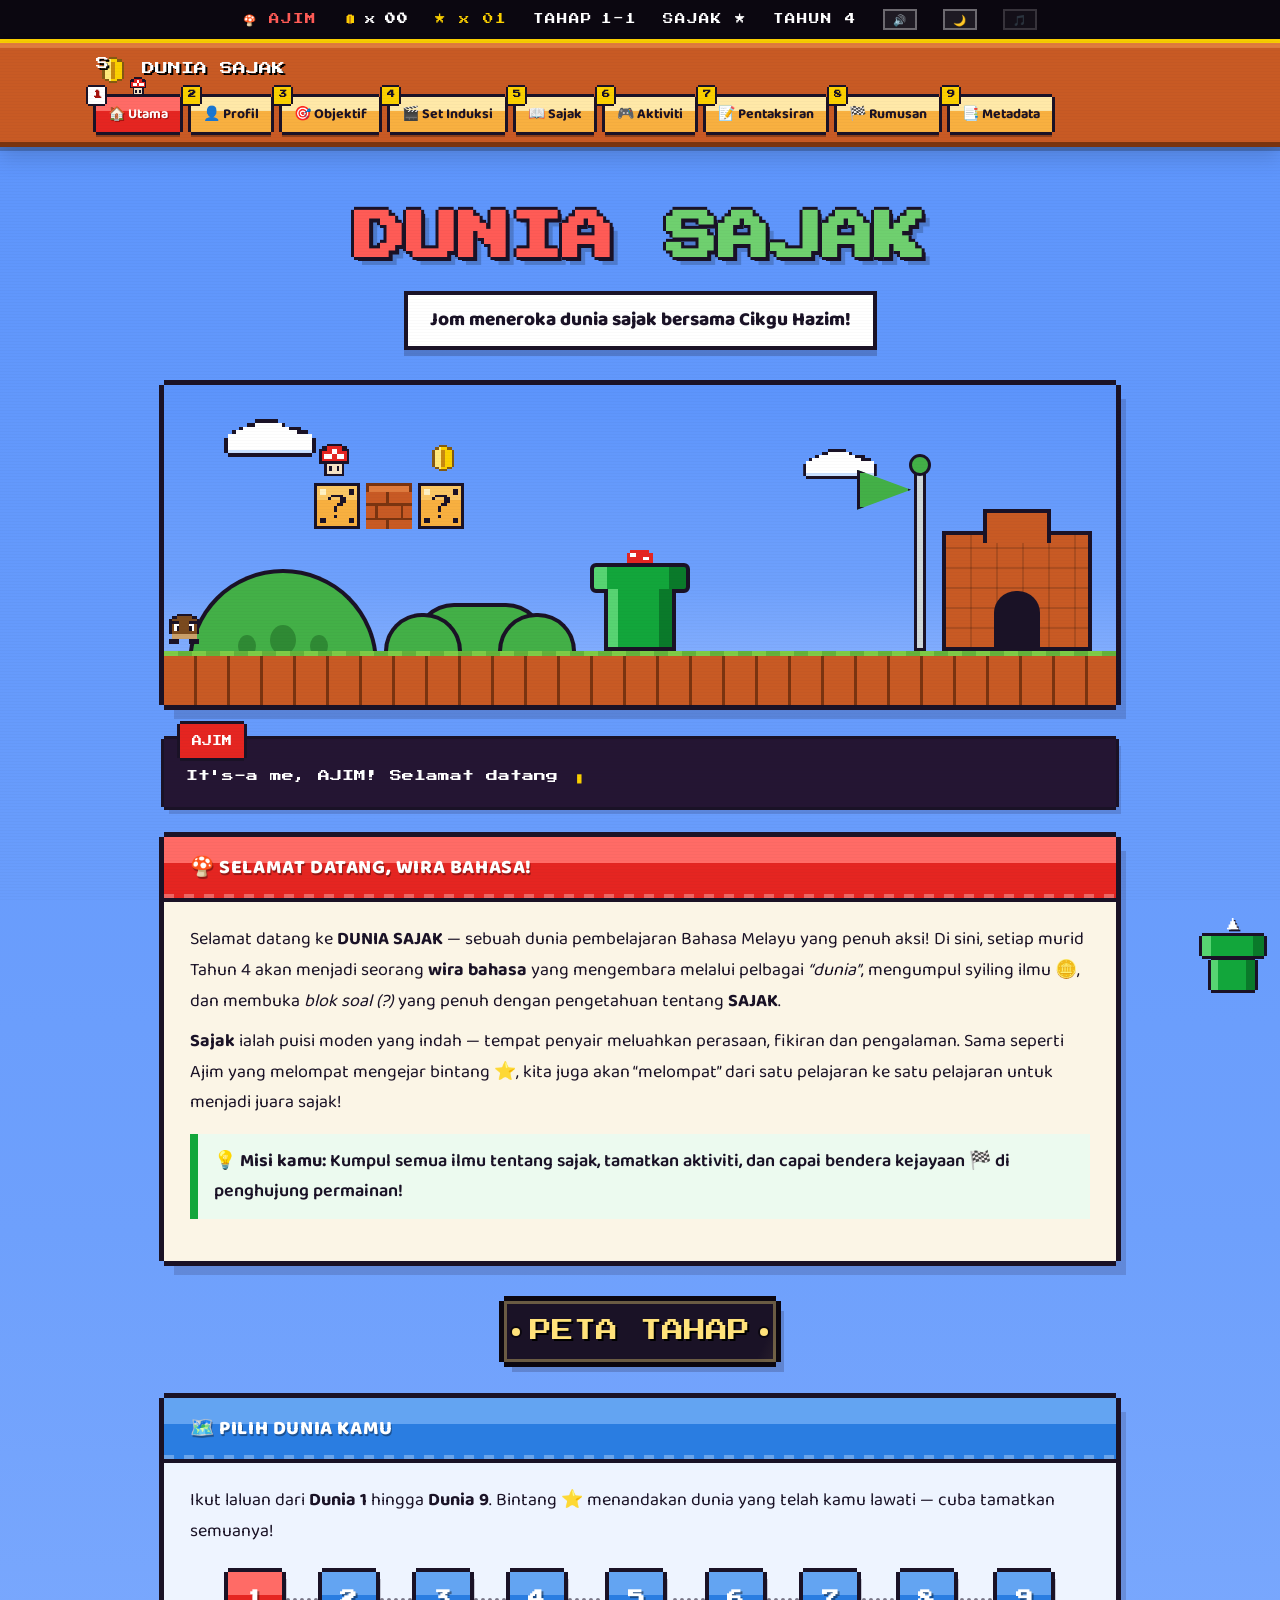
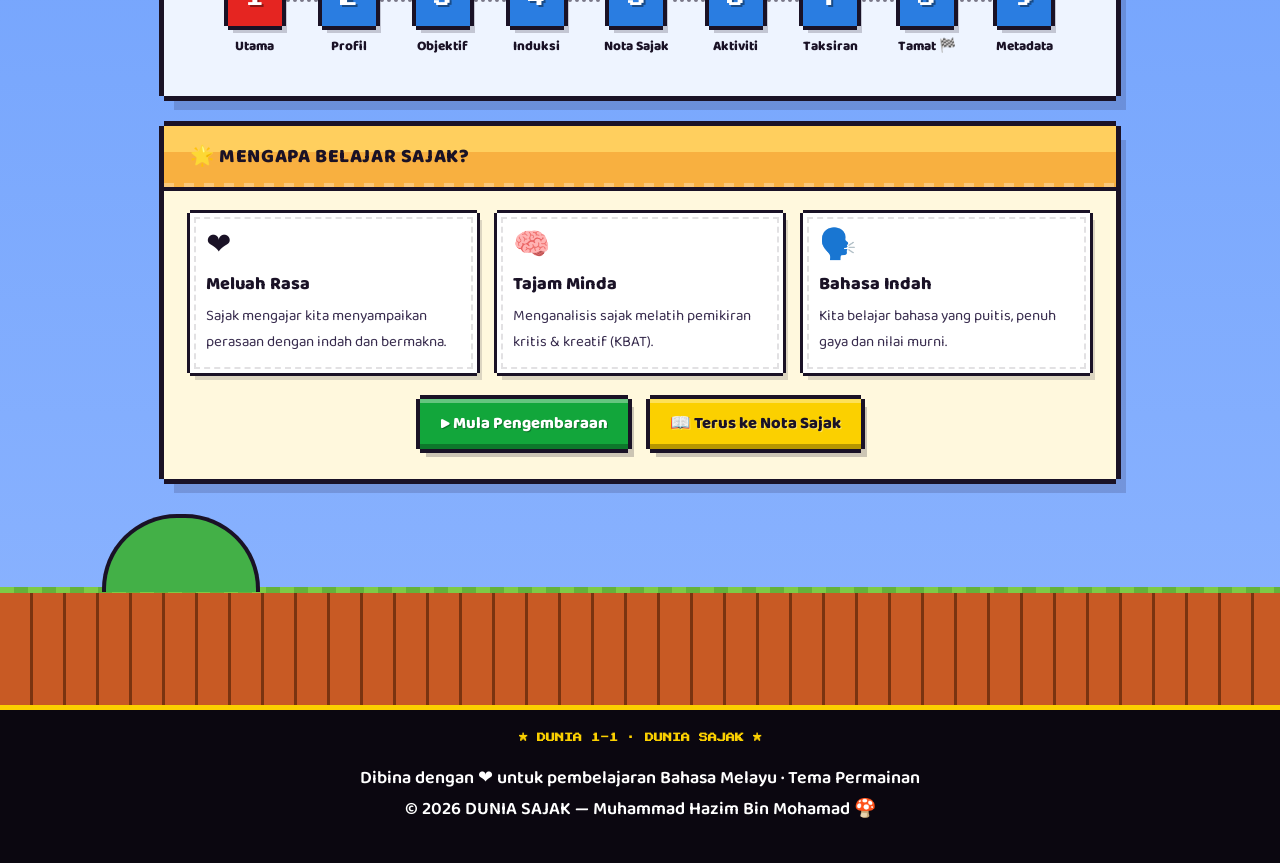
<file: index.html>
<!DOCTYPE html>
<html lang="ms">
<head>
<meta charset="UTF-8">
<meta name="viewport" content="width=device-width, initial-scale=1.0">
<title>DUNIA SAJAK — Laman Utama</title>
<meta name="description" content="Laman pembelajaran interaktif Bahasa Melayu bertema Super Mario untuk topik Sajak (Tahun 4).">
<link rel="preconnect" href="https://fonts.googleapis.com">
<link rel="preconnect" href="https://fonts.gstatic.com" crossorigin>
<link href="https://fonts.googleapis.com/css2?family=Baloo+2:wght@400;500;600;700;800&family=Press+Start+2P&display=swap" rel="stylesheet">
<link rel="stylesheet" href="style.css?v=4">
<link rel="icon" href="data:image/svg+xml,<svg xmlns='http://www.w3.org/2000/svg' viewBox='0 0 100 100'><text y='.9em' font-size='90'>🍄</text></svg>">
</head>
<body>

<!-- Awan latar -->
<div class="sky-decor" aria-hidden="true">
  <div class="cloud c1"></div>
  <div class="cloud c2"></div>
  <div class="cloud c3"></div>
  <div class="cloud c4"></div>
</div>

<!-- HUD Papan Skor -->
<div class="hud">
  <span class="mario-mini">🍄 AJIM</span>
  <span><span class="coin-mini"></span> x 08</span>
  <span>TAHAP <span class="blink">1-1</span></span>
  <span>SAJAK ★</span>
  <span>TAHUN 4</span>
</div>

<!-- Navigasi -->
<nav class="navbar">
  <div class="nav-inner">
    <a class="nav-brand" href="index.html">
      <span class="logo-coin">S</span> DUNIA&nbsp;SAJAK
    </a>
    <button class="nav-toggle" onclick="toggleNav()">☰ MENU</button>
    <div class="nav-links" id="navLinks">
      <a href="index.html">🏠 Utama</a>
      <a href="profil.html">👤 Profil</a>
      <a href="objektif.html">🎯 Objektif</a>
      <a href="set-induksi.html">🎬 Set Induksi</a>
      <a href="sajak.html">📖 Sajak</a>
      <a href="aktiviti.html">🎮 Aktiviti</a>
      <a href="pentaksiran.html">📝 Pentaksiran</a>
      <a href="rumusan.html">🏁 Rumusan</a>
      <a href="metadata.html">📑 Metadata</a>
    </div>
  </div>
</nav>

<main class="page">

  <!-- HERO -->
  <section class="hero reveal">
    <h1 class="hero-title"><span class="red">DUNIA</span> <span class="green">SAJAK</span></h1>
    <p class="hero-tag">Jom meneroka dunia sajak bersama Cikgu Hazim!</p>
  </section>

  <!-- ADEGAN LEVEL -->
  <section class="level-scene reveal" aria-hidden="true">
    <div class="ls-cloud" style="top:26px; left:60px"></div>
    <div class="ls-cloud" style="top:52px; right:230px; transform:scale(.8)"></div>

    <div class="ls-hill" style="left:24px"></div>
    <div class="ls-bush" style="left:250px"></div>

    <!-- blok terapung + mushroom pop -->
    <div class="ls-blocks" style="left:150px; bottom:176px">
      <span class="spr spr-qblock"></span>
      <span class="spr spr-brick"></span>
      <span class="spr spr-qblock"></span>
    </div>
    <span class="spr spr-mushroom ls-pop" style="left:150px; bottom:224px; width:40px; height:40px"></span>
    <span class="spr spr-coin ls-pop" style="left:262px; bottom:230px; width:34px; height:34px; animation-delay:.5s"></span>

    <!-- paip -->
    <div class="ls-pipe" style="left:430px"></div>

    <!-- goomba berjalan -->
    <span class="spr spr-goomba ls-goomba"></span>

    <!-- bendera + istana penamat -->
    <div class="ls-flag" style="right:190px"></div>
    <div class="ls-castle" style="right:24px"></div>

    <div class="ls-ground"></div>
  </section>

  <!-- DIALOG MARIO -->
  <section class="dialogue reveal" aria-label="Mesej Mario">
    <span class="dlg-name">AJIM</span>
    <p class="typewriter" data-text="It's-a me, AJIM! Selamat datang ke DUNIA SAJAK. Ketik blok ? di mana-mana untuk kumpul syiling, dan jom belajar sajak sampai STAGE CLEAR!"></p>
  </section>

  <!-- PENGENALAN -->
  <section class="panel reveal">
    <h2>🍄 Selamat Datang, Wira Bahasa!</h2>
    <p>
      Selamat datang ke <strong>DUNIA SAJAK</strong> — sebuah dunia pembelajaran
      Bahasa Melayu yang penuh aksi! Di sini,
      setiap murid Tahun 4 akan menjadi seorang <strong>wira bahasa</strong> yang
      mengembara melalui pelbagai <em>“dunia”</em>, mengumpul syiling ilmu 🪙, dan
      membuka <em>blok soal (?)</em> yang penuh dengan pengetahuan tentang <strong>SAJAK</strong>.
    </p>
    <p>
      <strong>Sajak</strong> ialah puisi moden yang indah — tempat penyair meluahkan
      perasaan, fikiran dan pengalaman. Sama seperti Ajim yang melompat mengejar
      bintang ⭐, kita juga akan “melompat” dari satu pelajaran ke satu pelajaran
      untuk menjadi juara sajak!
    </p>

    <div class="callout tip">
      💡 <strong>Misi kamu:</strong> Kumpul semua ilmu tentang sajak, tamatkan
      aktiviti, dan capai bendera kejayaan 🏁 di penghujung permainan!
    </div>
  </section>

  <!-- PETA LEVEL -->
  <div class="title-wrap reveal" style="margin-top:34px">
    <div class="section-title">PETA TAHAP</div>
  </div>

  <section class="panel sky reveal">
    <h2>🗺️ Pilih Dunia Kamu</h2>
    <p style="margin-top:0">Ikut laluan dari <strong>Dunia 1</strong> hingga <strong>Dunia 9</strong>.
       Bintang ⭐ menandakan dunia yang telah kamu lawati — cuba tamatkan semuanya!</p>
    <ol class="world-map" id="worldMap">
      <li><a href="index.html" data-page="index.html"><span class="wm-node">1</span><span class="wm-label">Utama</span></a></li>
      <li><a href="profil.html" data-page="profil.html"><span class="wm-node">2</span><span class="wm-label">Profil</span></a></li>
      <li><a href="objektif.html" data-page="objektif.html"><span class="wm-node">3</span><span class="wm-label">Objektif</span></a></li>
      <li><a href="set-induksi.html" data-page="set-induksi.html"><span class="wm-node">4</span><span class="wm-label">Induksi</span></a></li>
      <li><a href="sajak.html" data-page="sajak.html"><span class="wm-node">5</span><span class="wm-label">Nota Sajak</span></a></li>
      <li><a href="aktiviti.html" data-page="aktiviti.html"><span class="wm-node">6</span><span class="wm-label">Aktiviti</span></a></li>
      <li><a href="pentaksiran.html" data-page="pentaksiran.html"><span class="wm-node">7</span><span class="wm-label">Taksiran</span></a></li>
      <li><a href="rumusan.html" data-page="rumusan.html"><span class="wm-node">8</span><span class="wm-label">Tamat 🏁</span></a></li>
      <li><a href="metadata.html" data-page="metadata.html"><span class="wm-node">9</span><span class="wm-label">Metadata</span></a></li>
    </ol>
  </section>

  <!-- KENAPA SAJAK -->
  <section class="panel tan reveal">
    <h2>🌟 Mengapa Belajar Sajak?</h2>
    <div class="grid g3">
      <div class="info-card">
        <div class="ic-icon">❤️</div>
        <h4>Meluah Rasa</h4>
        <p>Sajak mengajar kita menyampaikan perasaan dengan indah dan bermakna.</p>
      </div>
      <div class="info-card">
        <div class="ic-icon">🧠</div>
        <h4>Tajam Minda</h4>
        <p>Menganalisis sajak melatih pemikiran kritis & kreatif (KBAT).</p>
      </div>
      <div class="info-card">
        <div class="ic-icon">🗣️</div>
        <h4>Bahasa Indah</h4>
        <p>Kita belajar bahasa yang puitis, penuh gaya dan nilai murni.</p>
      </div>
    </div>
    <div class="btn-row" style="margin-top:22px">
      <a class="btn green" href="set-induksi.html">▶️ Mula Pengembaraan</a>
      <a class="btn gold" href="sajak.html">📖 Terus ke Nota Sajak</a>
    </div>
  </section>

</main>

<!-- Tanah bata -->
<div class="ground-strip" aria-hidden="true"></div>

<footer class="footer">
  <div class="foot-mini">★ DUNIA 1-1 · DUNIA SAJAK ★</div>
  <p>Dibina dengan ❤️ untuk pembelajaran Bahasa Melayu · Tema Permainan<br>
  © 2026 DUNIA SAJAK — Muhammad Hazim Bin Mohamad 🍄</p>
</footer>

<script src="main.js?v=4"></script>
</body>
</html>
</file>
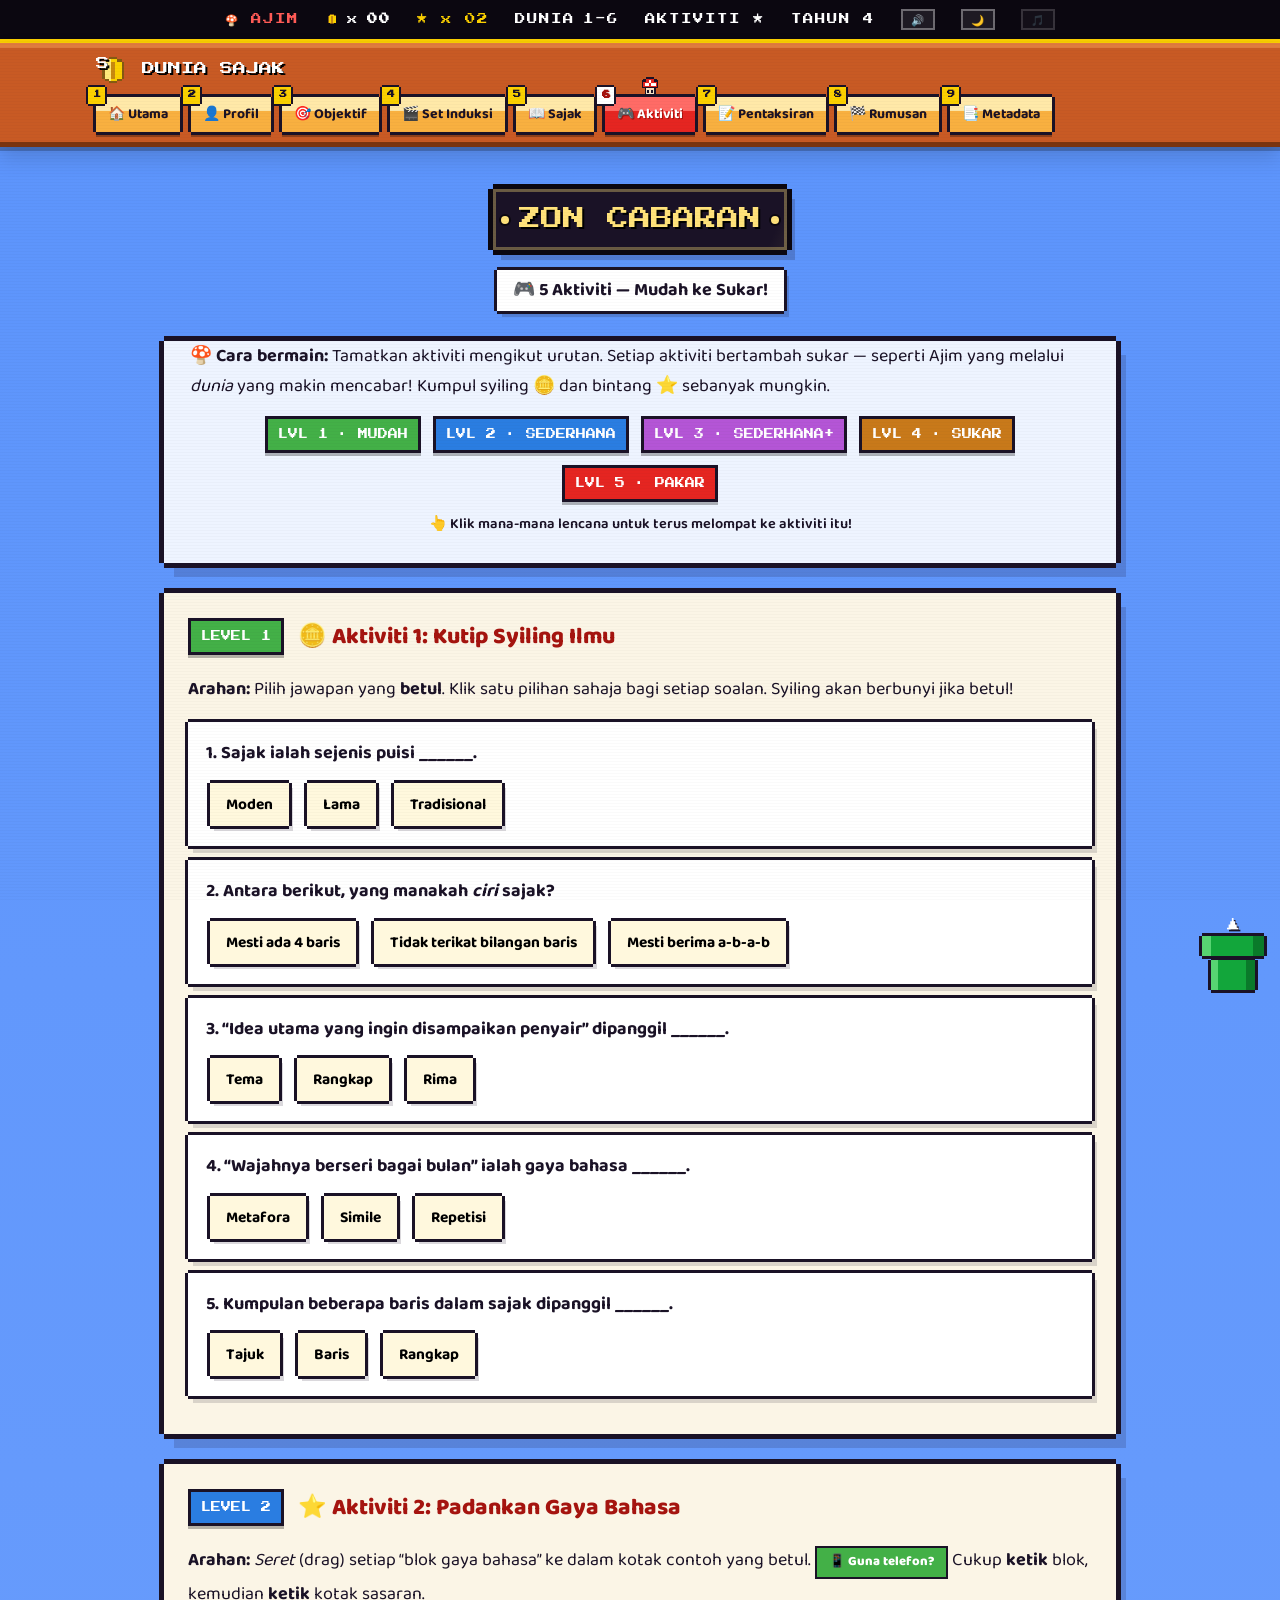
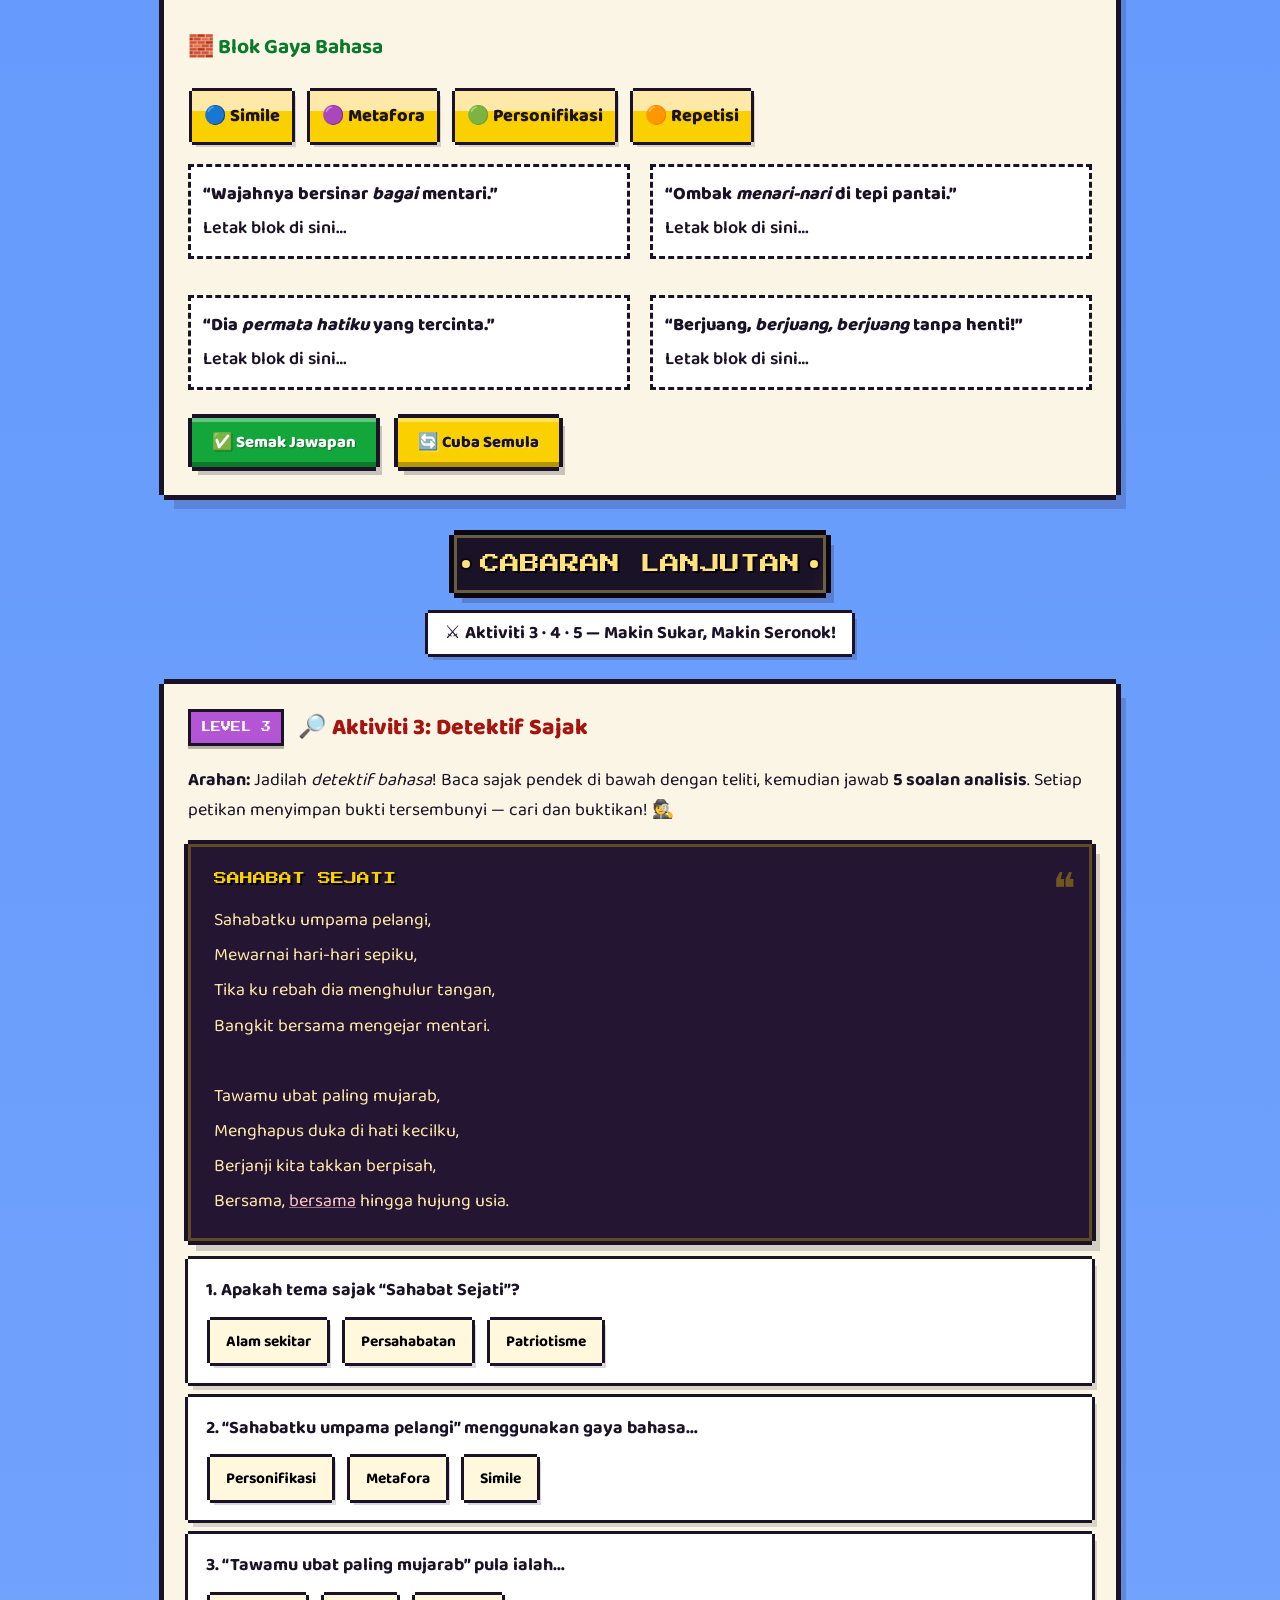
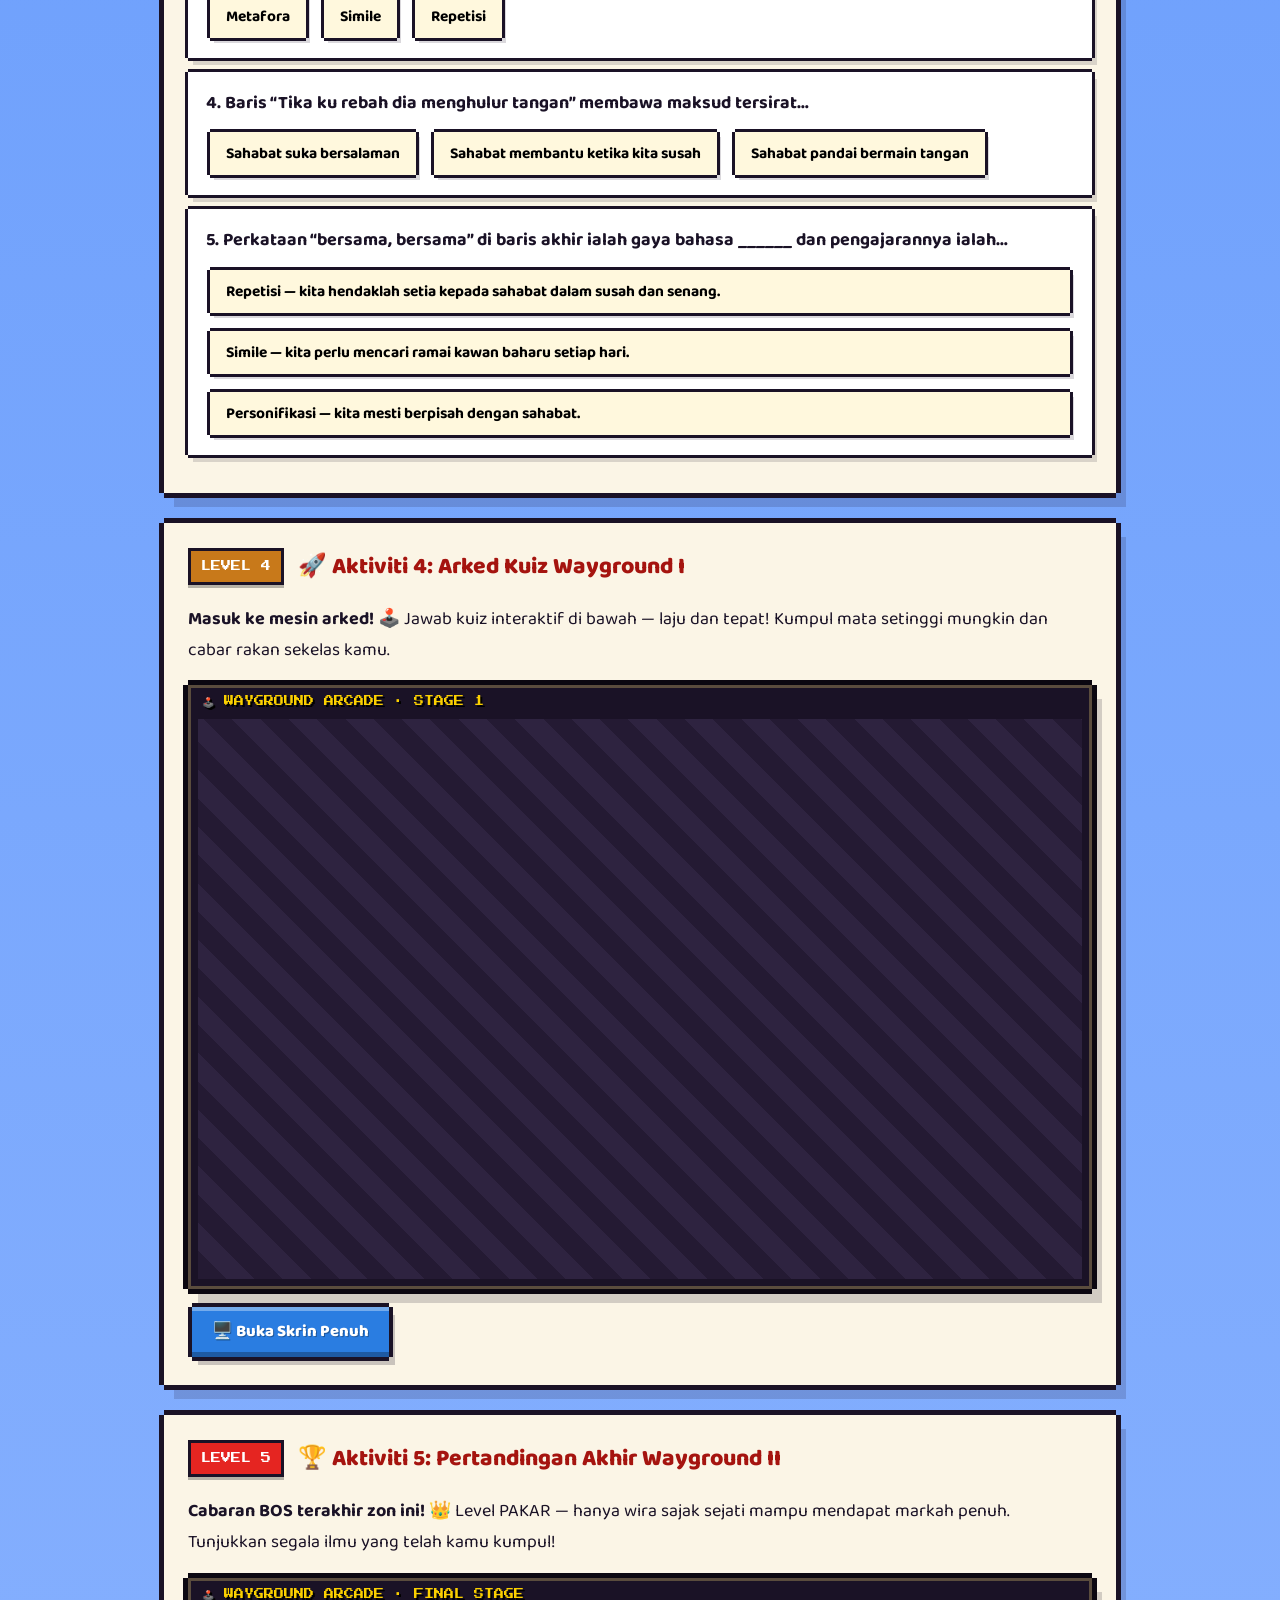
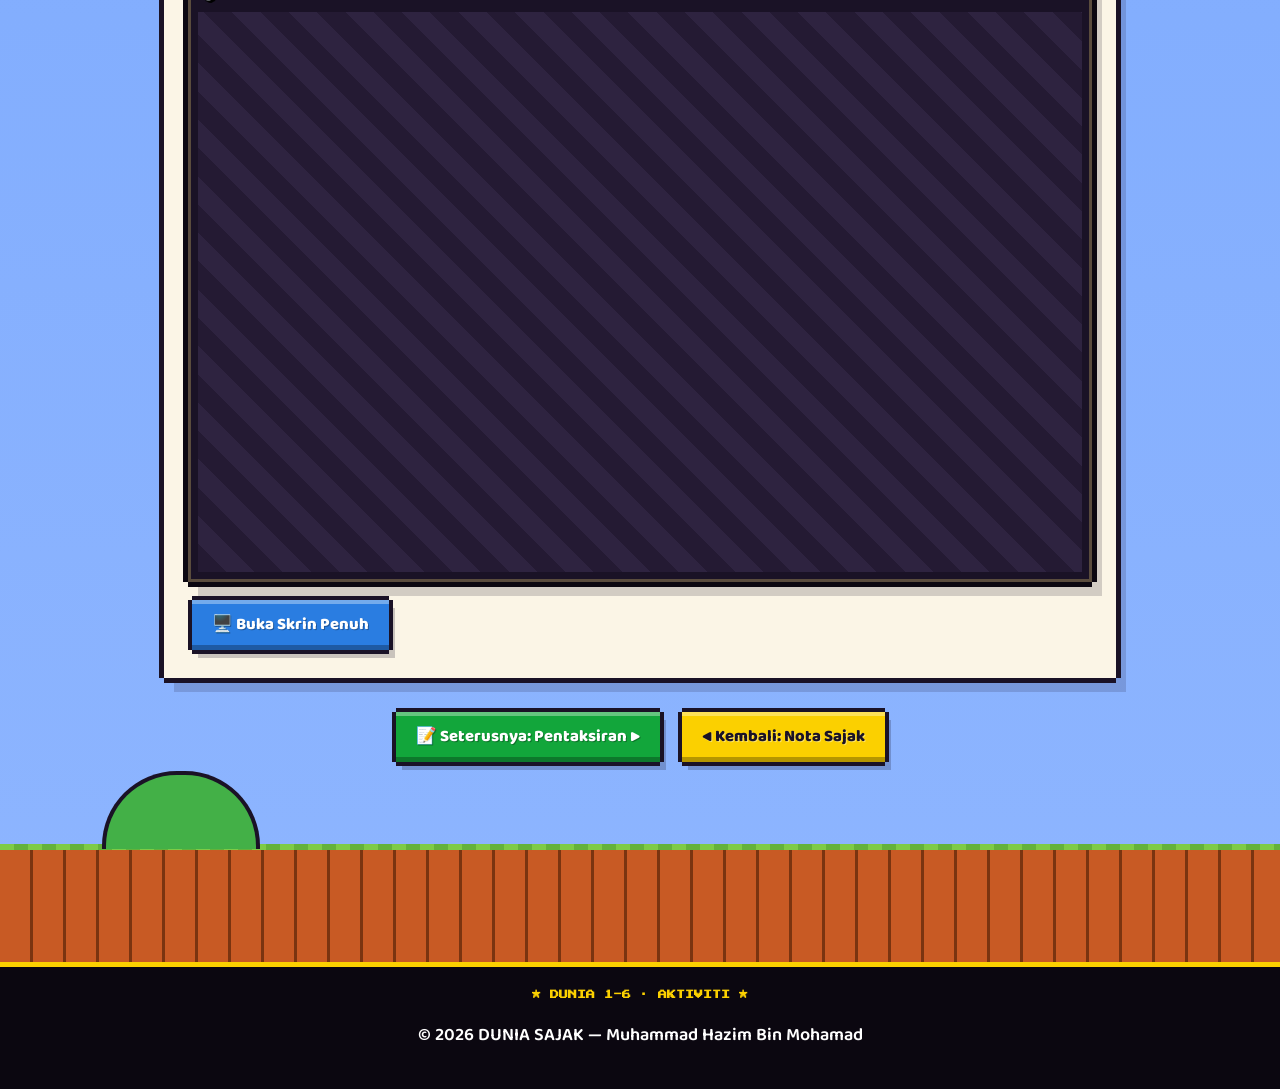
<file: aktiviti.html>
<!DOCTYPE html>
<html lang="ms">
<head>
<meta charset="UTF-8">
<meta name="viewport" content="width=device-width, initial-scale=1.0">
<title>DUNIA SAJAK — Aktiviti</title>
<meta name="description" content="5 aktiviti interaktif sajak, daripada mudah ke sukar, bertema Super Mario.">
<link rel="preconnect" href="https://fonts.googleapis.com">
<link rel="preconnect" href="https://fonts.gstatic.com" crossorigin>
<link href="https://fonts.googleapis.com/css2?family=Baloo+2:wght@400;500;600;700;800&family=Press+Start+2P&display=swap" rel="stylesheet">
<link rel="stylesheet" href="style.css?v=4">
<link rel="icon" href="data:image/svg+xml,<svg xmlns='http://www.w3.org/2000/svg' viewBox='0 0 100 100'><text y='.9em' font-size='90'>🍄</text></svg>">
</head>
<body>

<div class="sky-decor" aria-hidden="true">
  <div class="cloud c1"></div><div class="cloud c2"></div>
  <div class="cloud c3"></div><div class="cloud c4"></div>
</div>

<div class="hud">
  <span class="mario-mini">🍄 AJIM</span>
  <span><span class="coin-mini"></span> x 08</span>
  <span>DUNIA <span class="blink">1-6</span></span>
  <span>AKTIVITI ★</span>
  <span>TAHUN 4</span>
</div>

<nav class="navbar">
  <div class="nav-inner">
    <a class="nav-brand" href="index.html"><span class="logo-coin">S</span> DUNIA&nbsp;SAJAK</a>
    <button class="nav-toggle" onclick="toggleNav()">☰ MENU</button>
    <div class="nav-links" id="navLinks">
      <a href="index.html">🏠 Utama</a>
      <a href="profil.html">👤 Profil</a>
      <a href="objektif.html">🎯 Objektif</a>
      <a href="set-induksi.html">🎬 Set Induksi</a>
      <a href="sajak.html">📖 Sajak</a>
      <a href="aktiviti.html">🎮 Aktiviti</a>
      <a href="pentaksiran.html">📝 Pentaksiran</a>
      <a href="rumusan.html">🏁 Rumusan</a>
      <a href="metadata.html">📑 Metadata</a>
    </div>
  </div>
</nav>

<main class="page">

  <div class="title-wrap reveal">
    <div class="section-title">ZON CABARAN</div>
    <br><span class="section-sub">🎮 5 Aktiviti — Mudah ke Sukar!</span>
  </div>

  <section class="panel sky reveal">
    <p style="margin:0">
      🍄 <strong>Cara bermain:</strong> Tamatkan aktiviti mengikut urutan. Setiap
      aktiviti bertambah sukar — seperti Ajim yang melalui <em>dunia</em> yang makin
      mencabar! Kumpul syiling 🪙 dan bintang ⭐ sebanyak mungkin.
    </p>
    <div class="hero-scene" style="justify-content:center;gap:12px;margin-top:14px">
      <a class="level-badge l1" href="#akt1" title="Pergi ke Aktiviti 1">LVL 1 · MUDAH</a>
      <a class="level-badge l2" href="#akt2" title="Pergi ke Aktiviti 2">LVL 2 · SEDERHANA</a>
      <a class="level-badge l3" href="#akt3" title="Pergi ke Aktiviti 3">LVL 3 · SEDERHANA+</a>
      <a class="level-badge l4" href="#akt4" title="Pergi ke Aktiviti 4">LVL 4 · SUKAR</a>
      <a class="level-badge l5" href="#akt5" title="Pergi ke Aktiviti 5">LVL 5 · PAKAR</a>
    </div>
    <p style="text-align:center;margin:10px 0 0;font-size:14.5px;font-weight:600">
      👆 Klik mana-mana lencana untuk terus melompat ke aktiviti itu!
    </p>
  </section>

  <!-- =================== AKTIVITI 1 =================== -->
  <section class="activity-card reveal" id="akt1">
    <div class="activity-head">
      <span class="level-badge l1">LEVEL 1</span>
      <h2 style="margin:0;color:var(--mario-red-d)">🪙 Aktiviti 1: Kutip Syiling Ilmu</h2>
    </div>
    <p><strong>Arahan:</strong> Pilih jawapan yang <strong>betul</strong>. Klik satu
       pilihan sahaja bagi setiap soalan. Syiling akan berbunyi jika betul!</p>

    <!-- Soalan 1 -->
    <div class="q-item">
      <div class="q-text">1. Sajak ialah sejenis puisi ______.</div>
      <div class="opt-row">
        <button class="opt" data-correct="1">Moden</button>
        <button class="opt">Lama</button>
        <button class="opt">Tradisional</button>
      </div>
      <div class="feedback" data-ok="Sajak ialah puisi moden." data-no="Sajak ialah puisi MODEN, bukan puisi lama."></div>
    </div>

    <!-- Soalan 2 -->
    <div class="q-item">
      <div class="q-text">2. Antara berikut, yang manakah <em>ciri</em> sajak?</div>
      <div class="opt-row">
        <button class="opt">Mesti ada 4 baris</button>
        <button class="opt" data-correct="1">Tidak terikat bilangan baris</button>
        <button class="opt">Mesti berima a-b-a-b</button>
      </div>
      <div class="feedback" data-ok="Sajak bebas — tidak terikat bilangan baris atau rima." data-no="Sajak TIDAK terikat pada bilangan baris atau rima tetap."></div>
    </div>

    <!-- Soalan 3 -->
    <div class="q-item">
      <div class="q-text">3. “Idea utama yang ingin disampaikan penyair” dipanggil ______.</div>
      <div class="opt-row">
        <button class="opt" data-correct="1">Tema</button>
        <button class="opt">Rangkap</button>
        <button class="opt">Rima</button>
      </div>
      <div class="feedback" data-ok="Tema = idea utama sajak." data-no="Idea utama sajak dipanggil TEMA."></div>
    </div>

    <!-- Soalan 4 -->
    <div class="q-item">
      <div class="q-text">4. “Wajahnya berseri <strong>bagai</strong> bulan” ialah gaya bahasa ______.</div>
      <div class="opt-row">
        <button class="opt">Metafora</button>
        <button class="opt" data-correct="1">Simile</button>
        <button class="opt">Repetisi</button>
      </div>
      <div class="feedback" data-ok="Ada kata 'bagai' → Simile." data-no="Kerana menggunakan kata 'bagai', ia adalah SIMILE."></div>
    </div>

    <!-- Soalan 5 -->
    <div class="q-item">
      <div class="q-text">5. Kumpulan beberapa baris dalam sajak dipanggil ______.</div>
      <div class="opt-row">
        <button class="opt">Tajuk</button>
        <button class="opt">Baris</button>
        <button class="opt" data-correct="1">Rangkap</button>
      </div>
      <div class="feedback" data-ok="Kumpulan baris = Rangkap." data-no="Kumpulan beberapa baris dipanggil RANGKAP."></div>
    </div>

    <div class="scoreboard" id="score1"></div>
  </section>

  <!-- =================== AKTIVITI 2 =================== -->
  <section class="activity-card reveal" id="akt2">
    <div class="activity-head">
      <span class="level-badge l2">LEVEL 2</span>
      <h2 style="margin:0;color:var(--mario-red-d)">⭐ Aktiviti 2: Padankan Gaya Bahasa</h2>
    </div>
    <p><strong>Arahan:</strong> <em>Seret</em> (drag) setiap “blok gaya bahasa” ke dalam
       kotak contoh yang betul. <span class="pill">📱 Guna telefon?</span> Cukup
       <strong>ketik</strong> blok, kemudian <strong>ketik</strong> kotak sasaran.</p>

    <!-- Bank chip -->
    <h3 style="color:var(--pipe-d)">🧱 Blok Gaya Bahasa</h3>
    <div id="chipBank" class="opt-row" style="gap:10px;margin-bottom:10px">
      <div class="chip" data-key="simile">🔵 Simile</div>
      <div class="chip" data-key="metafora">🟣 Metafora</div>
      <div class="chip" data-key="personifikasi">🟢 Personifikasi</div>
      <div class="chip" data-key="repetisi">🟠 Repetisi</div>
    </div>

    <!-- Zon jatuh -->
    <div class="match-wrap">
      <div class="drop-zone" data-answer="simile">
        <span class="zone-label">“Wajahnya bersinar <em>bagai</em> mentari.”</span>
        Letak blok di sini…
      </div>
      <div class="drop-zone" data-answer="personifikasi">
        <span class="zone-label">“Ombak <em>menari-nari</em> di tepi pantai.”</span>
        Letak blok di sini…
      </div>
      <div class="drop-zone" data-answer="metafora">
        <span class="zone-label">“Dia <em>permata hatiku</em> yang tercinta.”</span>
        Letak blok di sini…
      </div>
      <div class="drop-zone" data-answer="repetisi">
        <span class="zone-label">“Berjuang, <em>berjuang, berjuang</em> tanpa henti!”</span>
        Letak blok di sini…
      </div>
    </div>

    <div class="btn-row" style="justify-content:flex-start;margin-top:16px">
      <button class="btn green" id="checkAkt2">✅ Semak Jawapan</button>
      <button class="btn gold" id="resetAkt2">🔄 Cuba Semula</button>
    </div>

    <div class="scoreboard" id="score2"></div>
  </section>

  <!-- =================== AKTIVITI 3, 4, 5 (RUANG LINK) =================== -->
  <div class="title-wrap reveal" style="margin-top:34px">
    <div class="section-title" style="font-size:clamp(13px,3vw,20px)">CABARAN LANJUTAN</div>
    <br><span class="section-sub">⚔️ Aktiviti 3 · 4 · 5 — Makin Sukar, Makin Seronok!</span>
  </div>

  <!-- AKTIVITI 3 -->
  <section class="activity-card reveal" id="akt3">
    <div class="activity-head">
      <span class="level-badge l3">LEVEL 3</span>
      <h2 style="margin:0;color:var(--mario-red-d)">🔎 Aktiviti 3: Detektif Sajak</h2>
    </div>
    <p><strong>Arahan:</strong> Jadilah <em>detektif bahasa</em>! Baca sajak pendek di bawah
       dengan teliti, kemudian jawab <strong>5 soalan analisis</strong>. Setiap petikan
       menyimpan bukti tersembunyi — cari dan buktikan! 🕵️</p>

    <div class="poem-box">
      <div class="poem-title">SAHABAT SEJATI</div>
      Sahabatku umpama pelangi,<br>
      Mewarnai hari-hari sepiku,<br>
      Tika ku rebah dia menghulur tangan,<br>
      Bangkit bersama mengejar mentari.<br><br>
      Tawamu ubat paling mujarab,<br>
      Menghapus duka di hati kecilku,<br>
      Berjanji kita takkan berpisah,<br>
      Bersama, <em>bersama</em> hingga hujung usia.
    </div>

    <!-- Soalan 1 -->
    <div class="q-item" style="margin-top:18px">
      <div class="q-text">1. Apakah <strong>tema</strong> sajak “Sahabat Sejati”?</div>
      <div class="opt-row">
        <button class="opt">Alam sekitar</button>
        <button class="opt" data-correct="1">Persahabatan</button>
        <button class="opt">Patriotisme</button>
      </div>
      <div class="feedback" data-ok="Keseluruhan sajak bercerita tentang sahabat — temanya PERSAHABATAN." data-no="Lihat tajuk & isi — semuanya tentang sahabat, jadi temanya PERSAHABATAN."></div>
    </div>

    <!-- Soalan 2 -->
    <div class="q-item">
      <div class="q-text">2. “Sahabatku <strong>umpama</strong> pelangi” menggunakan gaya bahasa…</div>
      <div class="opt-row">
        <button class="opt">Personifikasi</button>
        <button class="opt">Metafora</button>
        <button class="opt" data-correct="1">Simile</button>
      </div>
      <div class="feedback" data-ok="Kata 'umpama' = perbandingan → SIMILE." data-no="Ada kata perbandingan 'umpama' — itu tanda SIMILE, bukan metafora."></div>
    </div>

    <!-- Soalan 3 -->
    <div class="q-item">
      <div class="q-text">3. “Tawamu <strong>ubat</strong> paling mujarab” pula ialah…</div>
      <div class="opt-row">
        <button class="opt" data-correct="1">Metafora</button>
        <button class="opt">Simile</button>
        <button class="opt">Repetisi</button>
      </div>
      <div class="feedback" data-ok="Tawa dibandingkan dengan ubat TANPA kata perbandingan → METAFORA." data-no="Tiada kata 'bagai/umpama' di sini — perbandingan terus = METAFORA."></div>
    </div>

    <!-- Soalan 4 -->
    <div class="q-item">
      <div class="q-text">4. Baris “Tika ku rebah dia menghulur tangan” membawa <strong>maksud tersirat</strong>…</div>
      <div class="opt-row">
        <button class="opt">Sahabat suka bersalaman</button>
        <button class="opt" data-correct="1">Sahabat membantu ketika kita susah</button>
        <button class="opt">Sahabat pandai bermain tangan</button>
      </div>
      <div class="feedback" data-ok="'Rebah' = kesusahan; 'menghulur tangan' = memberi bantuan." data-no="Fikirkan maksud kiasan: 'rebah' ialah saat susah, 'menghulur tangan' ialah MEMBANTU."></div>
    </div>

    <!-- Soalan 5 -->
    <div class="q-item">
      <div class="q-text">5. Perkataan “<strong>bersama, bersama</strong>” di baris akhir ialah gaya bahasa ______ dan pengajarannya ialah…</div>
      <div class="opt-row" style="flex-direction:column;align-items:stretch">
        <button class="opt" data-correct="1">Repetisi — kita hendaklah setia kepada sahabat dalam susah dan senang.</button>
        <button class="opt">Simile — kita perlu mencari ramai kawan baharu setiap hari.</button>
        <button class="opt">Personifikasi — kita mesti berpisah dengan sahabat.</button>
      </div>
      <div class="feedback" data-ok="Pengulangan 'bersama' menegaskan kesetiaan sahabat sejati." data-no="Perkataan diulang untuk penegasan = REPETISI; mesejnya kesetiaan bersahabat."></div>
    </div>

    <div class="scoreboard" id="score3"></div>
  </section>

  <!-- AKTIVITI 4 -->
  <section class="activity-card reveal" id="akt4">
    <div class="activity-head">
      <span class="level-badge l4">LEVEL 4</span>
      <h2 style="margin:0;color:var(--mario-red-d)">🚀 Aktiviti 4: Arked Kuiz Wayground I</h2>
    </div>
    <p><strong>Masuk ke mesin arked!</strong> 🕹️ Jawab kuiz interaktif di bawah —
       laju dan tepat! Kumpul mata setinggi mungkin dan cabar rakan sekelas kamu.</p>

    <div class="quiz-embed">
      <span class="arcade-label">🕹️ WAYGROUND ARCADE · STAGE 1</span>
      <iframe src="https://wayground.com/embed/quiz/6a55d8f1f456f6de9cdeee7b"
              title="Kuiz Wayground 1 — Sajak"
              allow="fullscreen" allowfullscreen loading="eager"></iframe>
    </div>
    <div class="btn-row" style="justify-content:flex-start;margin-top:14px">
      <a class="btn blue" href="https://wayground.com/embed/quiz/6a55d8f1f456f6de9cdeee7b"
         target="_blank" rel="noopener">🖥️ Buka Skrin Penuh</a>
    </div>
  </section>

  <!-- AKTIVITI 5 -->
  <section class="activity-card reveal" id="akt5">
    <div class="activity-head">
      <span class="level-badge l5">LEVEL 5</span>
      <h2 style="margin:0;color:var(--mario-red-d)">🏆 Aktiviti 5: Pertandingan Akhir Wayground II</h2>
    </div>
    <p><strong>Cabaran BOS terakhir zon ini!</strong> 👑 Level PAKAR — hanya wira sajak
       sejati mampu mendapat markah penuh. Tunjukkan segala ilmu yang telah kamu kumpul!</p>

    <div class="quiz-embed">
      <span class="arcade-label">🕹️ WAYGROUND ARCADE · FINAL STAGE</span>
      <iframe src="https://wayground.com/embed/quiz/6a55de0ff870951dc14bcaf7"
              title="Kuiz Wayground 2 — Sajak (Pakar)"
              allow="fullscreen" allowfullscreen loading="eager"></iframe>
    </div>
    <div class="btn-row" style="justify-content:flex-start;margin-top:14px">
      <a class="btn blue" href="https://wayground.com/embed/quiz/6a55de0ff870951dc14bcaf7"
         target="_blank" rel="noopener">🖥️ Buka Skrin Penuh</a>
    </div>
  </section>

  <div class="btn-row reveal">
    <a class="btn green" href="pentaksiran.html">📝 Seterusnya: Pentaksiran ▶</a>
    <a class="btn gold" href="sajak.html">◀ Kembali: Nota Sajak</a>
  </div>

</main>

<div class="ground-strip" aria-hidden="true"></div>

<footer class="footer">
  <div class="foot-mini">★ DUNIA 1-6 · AKTIVITI ★</div>
  <p>© 2026 DUNIA SAJAK — Muhammad Hazim Bin Mohamad</p>
</footer>

<script src="main.js?v=4"></script>
<script src="aktiviti.js?v=4"></script>
</body>
</html>
</file>
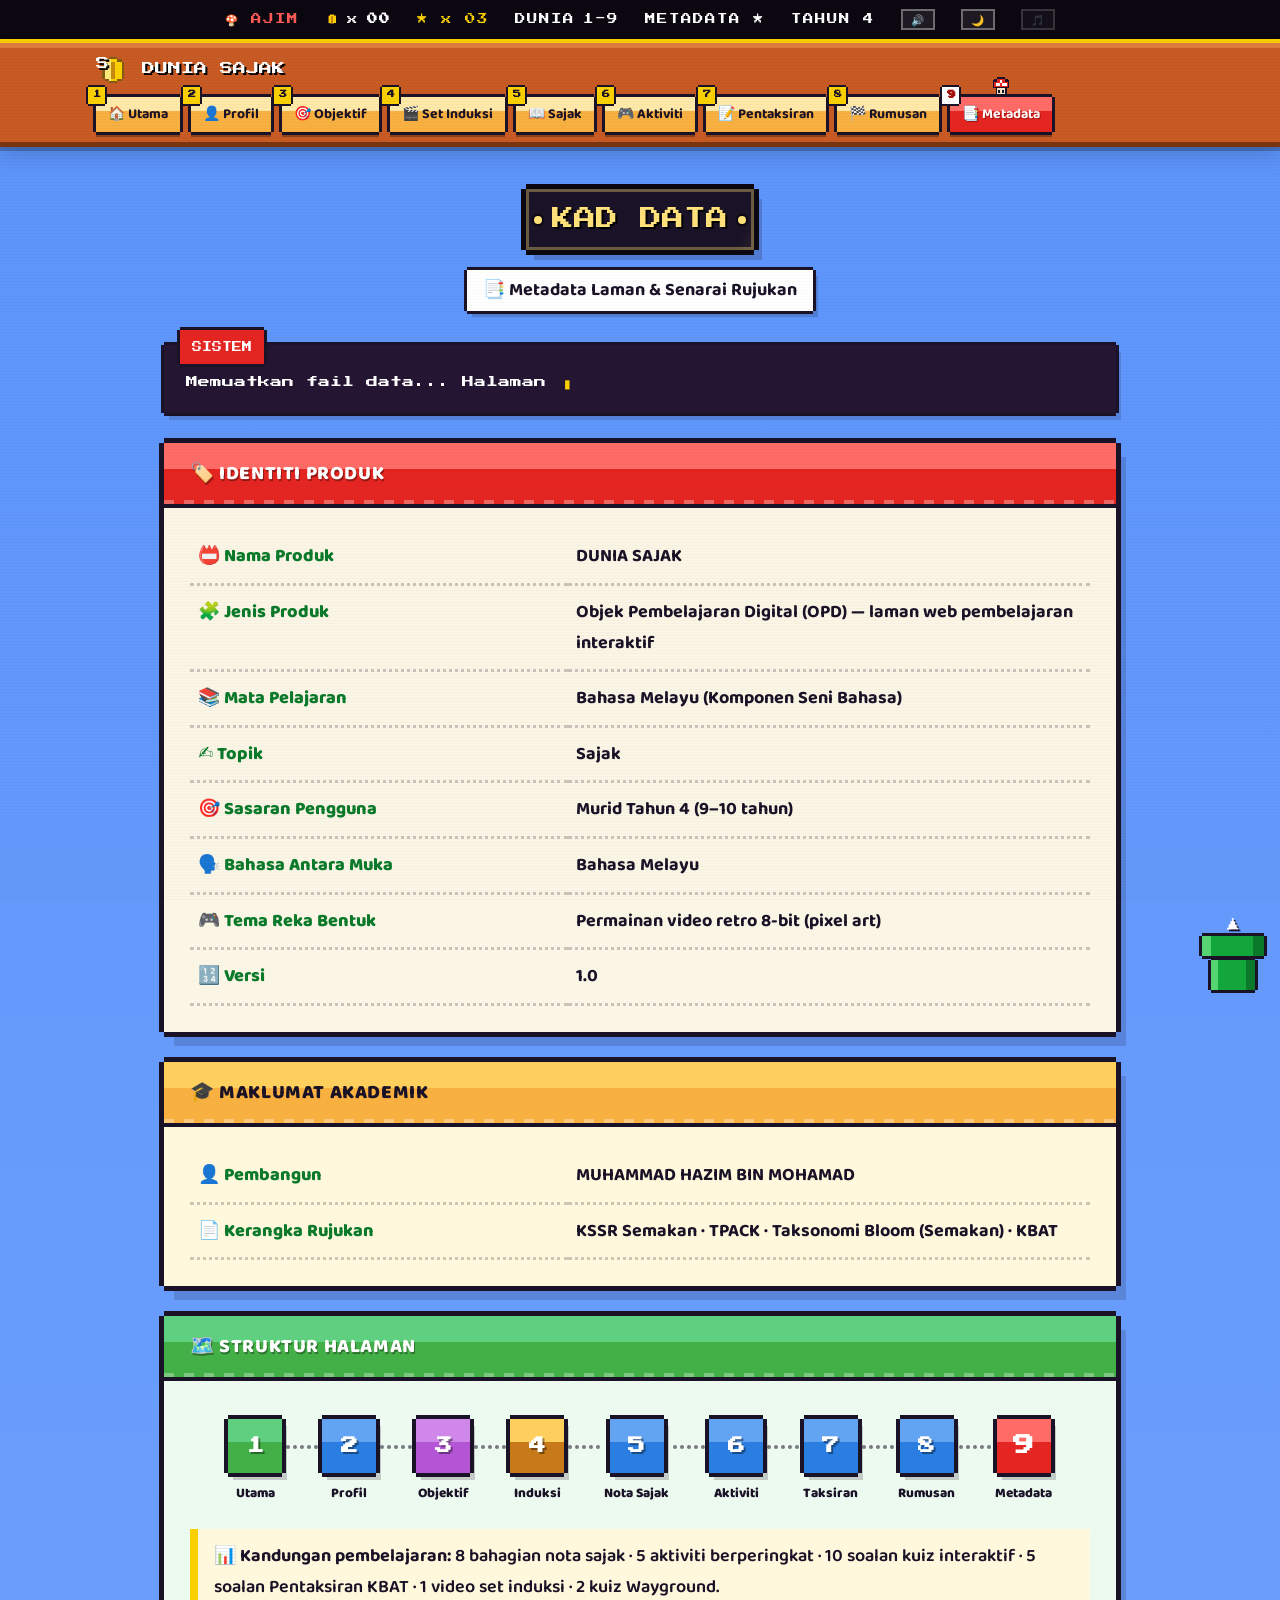
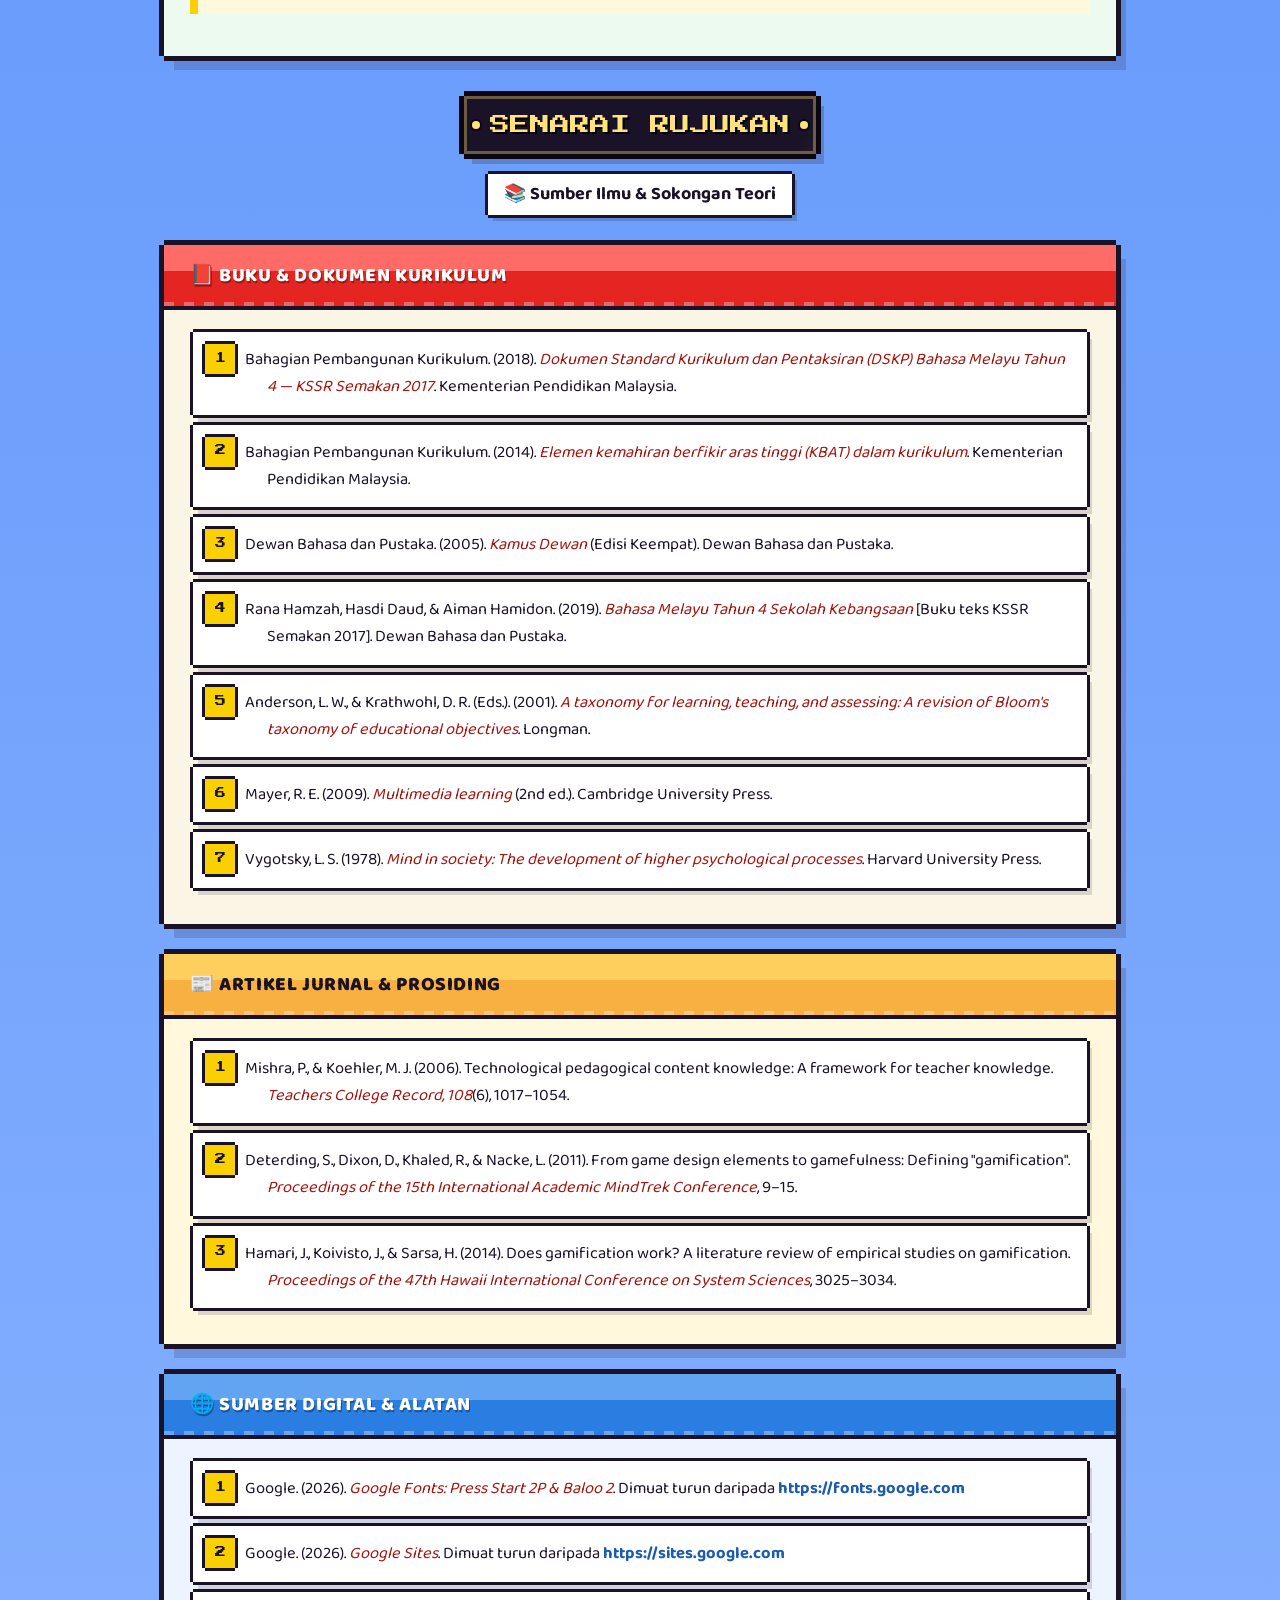
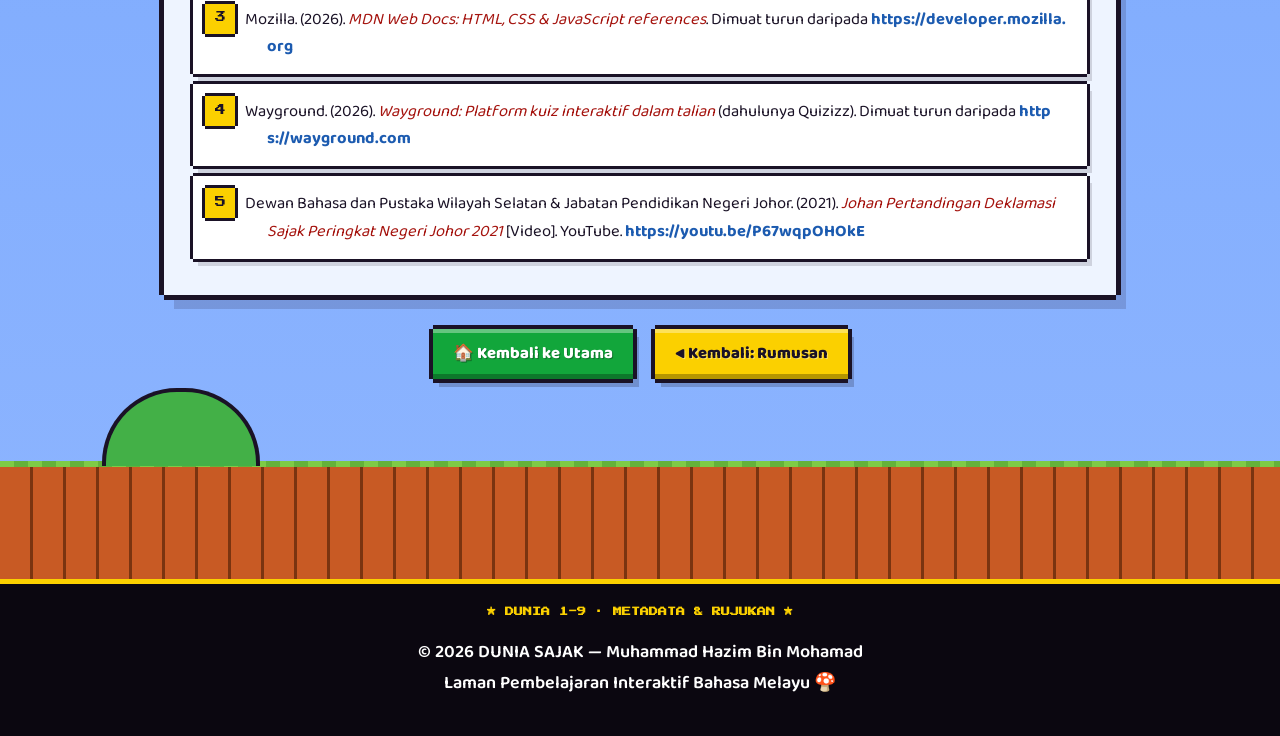
<file: metadata.html>
<!DOCTYPE html>
<html lang="ms">
<head>
<meta charset="UTF-8">
<meta name="viewport" content="width=device-width, initial-scale=1.0">
<title>DUNIA SAJAK — Metadata &amp; Rujukan</title>
<meta name="description" content="Metadata laman web DUNIA SAJAK serta senarai rujukan akademik dan sumber digital yang digunakan.">
<meta name="author" content="Muhammad Hazim Bin Mohamad">
<meta name="keywords" content="sajak, bahasa melayu, tahun 4, OPD, objek pembelajaran digital, KSSR, TPACK, metadata, rujukan">
<link rel="preconnect" href="https://fonts.googleapis.com">
<link rel="preconnect" href="https://fonts.gstatic.com" crossorigin>
<link href="https://fonts.googleapis.com/css2?family=Baloo+2:wght@400;500;600;700;800&family=Press+Start+2P&display=swap" rel="stylesheet">
<link rel="stylesheet" href="style.css?v=4">
<link rel="icon" href="data:image/svg+xml,<svg xmlns='http://www.w3.org/2000/svg' viewBox='0 0 100 100'><text y='.9em' font-size='90'>🍄</text></svg>">
</head>
<body>

<div class="sky-decor" aria-hidden="true">
  <div class="cloud c1"></div><div class="cloud c2"></div>
  <div class="cloud c3"></div><div class="cloud c4"></div>
</div>

<div class="hud">
  <span class="mario-mini">🍄 AJIM</span>
  <span><span class="coin-mini"></span> x 08</span>
  <span>DUNIA <span class="blink">1-9</span></span>
  <span>METADATA ★</span>
  <span>TAHUN 4</span>
</div>

<nav class="navbar">
  <div class="nav-inner">
    <a class="nav-brand" href="index.html"><span class="logo-coin">S</span> DUNIA&nbsp;SAJAK</a>
    <button class="nav-toggle" onclick="toggleNav()">☰ MENU</button>
    <div class="nav-links" id="navLinks">
      <a href="index.html">🏠 Utama</a>
      <a href="profil.html">👤 Profil</a>
      <a href="objektif.html">🎯 Objektif</a>
      <a href="set-induksi.html">🎬 Set Induksi</a>
      <a href="sajak.html">📖 Sajak</a>
      <a href="aktiviti.html">🎮 Aktiviti</a>
      <a href="pentaksiran.html">📝 Pentaksiran</a>
      <a href="rumusan.html">🏁 Rumusan</a>
      <a href="metadata.html">📑 Metadata</a>
    </div>
  </div>
</nav>

<main class="page">

  <div class="title-wrap reveal">
    <div class="section-title">KAD DATA</div>
    <br><span class="section-sub">📑 Metadata Laman &amp; Senarai Rujukan</span>
  </div>

  <!-- DIALOG PEMBUKA -->
  <section class="dialogue reveal" aria-label="Mesej pembuka">
    <span class="dlg-name">SISTEM</span>
    <p class="typewriter" data-text="Memuatkan fail data... Halaman ini merekodkan maklumat laman DUNIA SAJAK serta semua sumber rujukan yang menyokong pembinaannya."></p>
  </section>

  <!-- ============ A. IDENTITI PRODUK ============ -->
  <section class="panel reveal">
    <h2>🏷️ Identiti Produk</h2>
    <table class="profile-table">
      <tr><td class="k">📛 Nama Produk</td><td class="v">DUNIA SAJAK</td></tr>
      <tr><td class="k">🧩 Jenis Produk</td><td class="v">Objek Pembelajaran Digital (OPD) — laman web pembelajaran interaktif</td></tr>
      <tr><td class="k">📚 Mata Pelajaran</td><td class="v">Bahasa Melayu (Komponen Seni Bahasa)</td></tr>
      <tr><td class="k">✍️ Topik</td><td class="v">Sajak</td></tr>
      <tr><td class="k">🎯 Sasaran Pengguna</td><td class="v">Murid Tahun 4 (9–10 tahun)</td></tr>
      <tr><td class="k">🗣️ Bahasa Antara Muka</td><td class="v">Bahasa Melayu</td></tr>
      <tr><td class="k">🎮 Tema Reka Bentuk</td><td class="v">Permainan video retro 8-bit (pixel art)</td></tr>
      <tr><td class="k">🔢 Versi</td><td class="v">1.0</td></tr>
    </table>
  </section>

  <!-- ============ B. MAKLUMAT AKADEMIK ============ -->
  <section class="panel tan reveal">
    <h2>🎓 Maklumat Akademik</h2>
    <table class="profile-table">
      <tr><td class="k">👤 Pembangun</td><td class="v">MUHAMMAD HAZIM BIN MOHAMAD</td></tr>
      <tr><td class="k">📄 Kerangka Rujukan</td><td class="v">KSSR Semakan · TPACK · Taksonomi Bloom (Semakan) · KBAT</td></tr>
    </table>
  </section>

  <!-- ============ D. STRUKTUR HALAMAN ============ -->
  <section class="panel mint reveal">
    <h2>🗺️ Struktur Halaman</h2>
    <ol class="world-map path" aria-label="Struktur sembilan halaman">
      <li><a href="index.html"><span class="wm-node">1</span><span class="wm-label">Utama</span></a></li>
      <li><a href="profil.html"><span class="wm-node">2</span><span class="wm-label">Profil</span></a></li>
      <li><a href="objektif.html"><span class="wm-node">3</span><span class="wm-label">Objektif</span></a></li>
      <li><a href="set-induksi.html"><span class="wm-node">4</span><span class="wm-label">Induksi</span></a></li>
      <li><a href="sajak.html"><span class="wm-node">5</span><span class="wm-label">Nota Sajak</span></a></li>
      <li><a href="aktiviti.html"><span class="wm-node">6</span><span class="wm-label">Aktiviti</span></a></li>
      <li><a href="pentaksiran.html"><span class="wm-node">7</span><span class="wm-label">Taksiran</span></a></li>
      <li><a href="rumusan.html"><span class="wm-node">8</span><span class="wm-label">Rumusan</span></a></li>
      <li class="goal"><a href="metadata.html"><span class="wm-node">9</span><span class="wm-label">Metadata</span></a></li>
    </ol>
    <div class="callout">
      📊 <strong>Kandungan pembelajaran:</strong> 8 bahagian nota sajak · 5 aktiviti berperingkat ·
      10 soalan kuiz interaktif · 5 soalan Pentaksiran KBAT · 1 video set induksi · 2 kuiz Wayground.
    </div>
  </section>

  <!-- ============ E. RUJUKAN ============ -->
  <div class="title-wrap reveal" style="margin-top:34px">
    <div class="section-title" style="font-size:clamp(13px,3vw,20px)">SENARAI RUJUKAN</div>
    <br><span class="section-sub">📚 Sumber Ilmu &amp; Sokongan Teori</span>
  </div>

  <section class="panel reveal">
    <h2>📕 Buku &amp; Dokumen Kurikulum</h2>
    <ol class="ref-list">
      <li>Bahagian Pembangunan Kurikulum. (2018). <em>Dokumen Standard Kurikulum dan Pentaksiran (DSKP) Bahasa Melayu Tahun 4 — KSSR Semakan 2017</em>. Kementerian Pendidikan Malaysia.</li>
      <li>Bahagian Pembangunan Kurikulum. (2014). <em>Elemen kemahiran berfikir aras tinggi (KBAT) dalam kurikulum</em>. Kementerian Pendidikan Malaysia.</li>
      <li>Dewan Bahasa dan Pustaka. (2005). <em>Kamus Dewan</em> (Edisi Keempat). Dewan Bahasa dan Pustaka.</li>
      <li>Rana Hamzah, Hasdi Daud, &amp; Aiman Hamidon. (2019). <em>Bahasa Melayu Tahun 4 Sekolah Kebangsaan</em> [Buku teks KSSR Semakan 2017]. Dewan Bahasa dan Pustaka.</li>
      <li>Anderson, L. W., &amp; Krathwohl, D. R. (Eds.). (2001). <em>A taxonomy for learning, teaching, and assessing: A revision of Bloom's taxonomy of educational objectives</em>. Longman.</li>
      <li>Mayer, R. E. (2009). <em>Multimedia learning</em> (2nd ed.). Cambridge University Press.</li>
      <li>Vygotsky, L. S. (1978). <em>Mind in society: The development of higher psychological processes</em>. Harvard University Press.</li>
    </ol>
  </section>

  <section class="panel tan reveal">
    <h2>📰 Artikel Jurnal &amp; Prosiding</h2>
    <ol class="ref-list" start="8">
      <li>Mishra, P., &amp; Koehler, M. J. (2006). Technological pedagogical content knowledge: A framework for teacher knowledge. <em>Teachers College Record, 108</em>(6), 1017–1054.</li>
      <li>Deterding, S., Dixon, D., Khaled, R., &amp; Nacke, L. (2011). From game design elements to gamefulness: Defining "gamification". <em>Proceedings of the 15th International Academic MindTrek Conference</em>, 9–15.</li>
      <li>Hamari, J., Koivisto, J., &amp; Sarsa, H. (2014). Does gamification work? A literature review of empirical studies on gamification. <em>Proceedings of the 47th Hawaii International Conference on System Sciences</em>, 3025–3034.</li>
    </ol>
  </section>

  <section class="panel sky reveal">
    <h2>🌐 Sumber Digital &amp; Alatan</h2>
    <ol class="ref-list" start="11">
      <li>Google. (2026). <em>Google Fonts: Press Start 2P &amp; Baloo 2</em>. Dimuat turun daripada <span class="url">https://fonts.google.com</span></li>
      <li>Google. (2026). <em>Google Sites</em>. Dimuat turun daripada <span class="url">https://sites.google.com</span></li>
      <li>Mozilla. (2026). <em>MDN Web Docs: HTML, CSS &amp; JavaScript references</em>. Dimuat turun daripada <span class="url">https://developer.mozilla.org</span></li>
      <li>Wayground. (2026). <em>Wayground: Platform kuiz interaktif dalam talian</em> (dahulunya Quizizz). Dimuat turun daripada <span class="url">https://wayground.com</span></li>
      <li>Dewan Bahasa dan Pustaka Wilayah Selatan &amp; Jabatan Pendidikan Negeri Johor. (2021). <em>Johan Pertandingan Deklamasi Sajak Peringkat Negeri Johor 2021</em> [Video]. YouTube. <span class="url">https://youtu.be/P67wqpOHOkE</span></li>
    </ol>

  </section>

  <div class="btn-row reveal">
    <a class="btn green" href="index.html">🏠 Kembali ke Utama</a>
    <a class="btn gold" href="rumusan.html">◀ Kembali: Rumusan</a>
  </div>

</main>

<div class="ground-strip" aria-hidden="true"></div>

<footer class="footer">
  <div class="foot-mini">★ DUNIA 1-9 · METADATA &amp; RUJUKAN ★</div>
  <p>© 2026 DUNIA SAJAK — Muhammad Hazim Bin Mohamad<br>
  Laman Pembelajaran Interaktif Bahasa Melayu 🍄</p>
</footer>

<script src="main.js?v=4"></script>
</body>
</html>
</file>
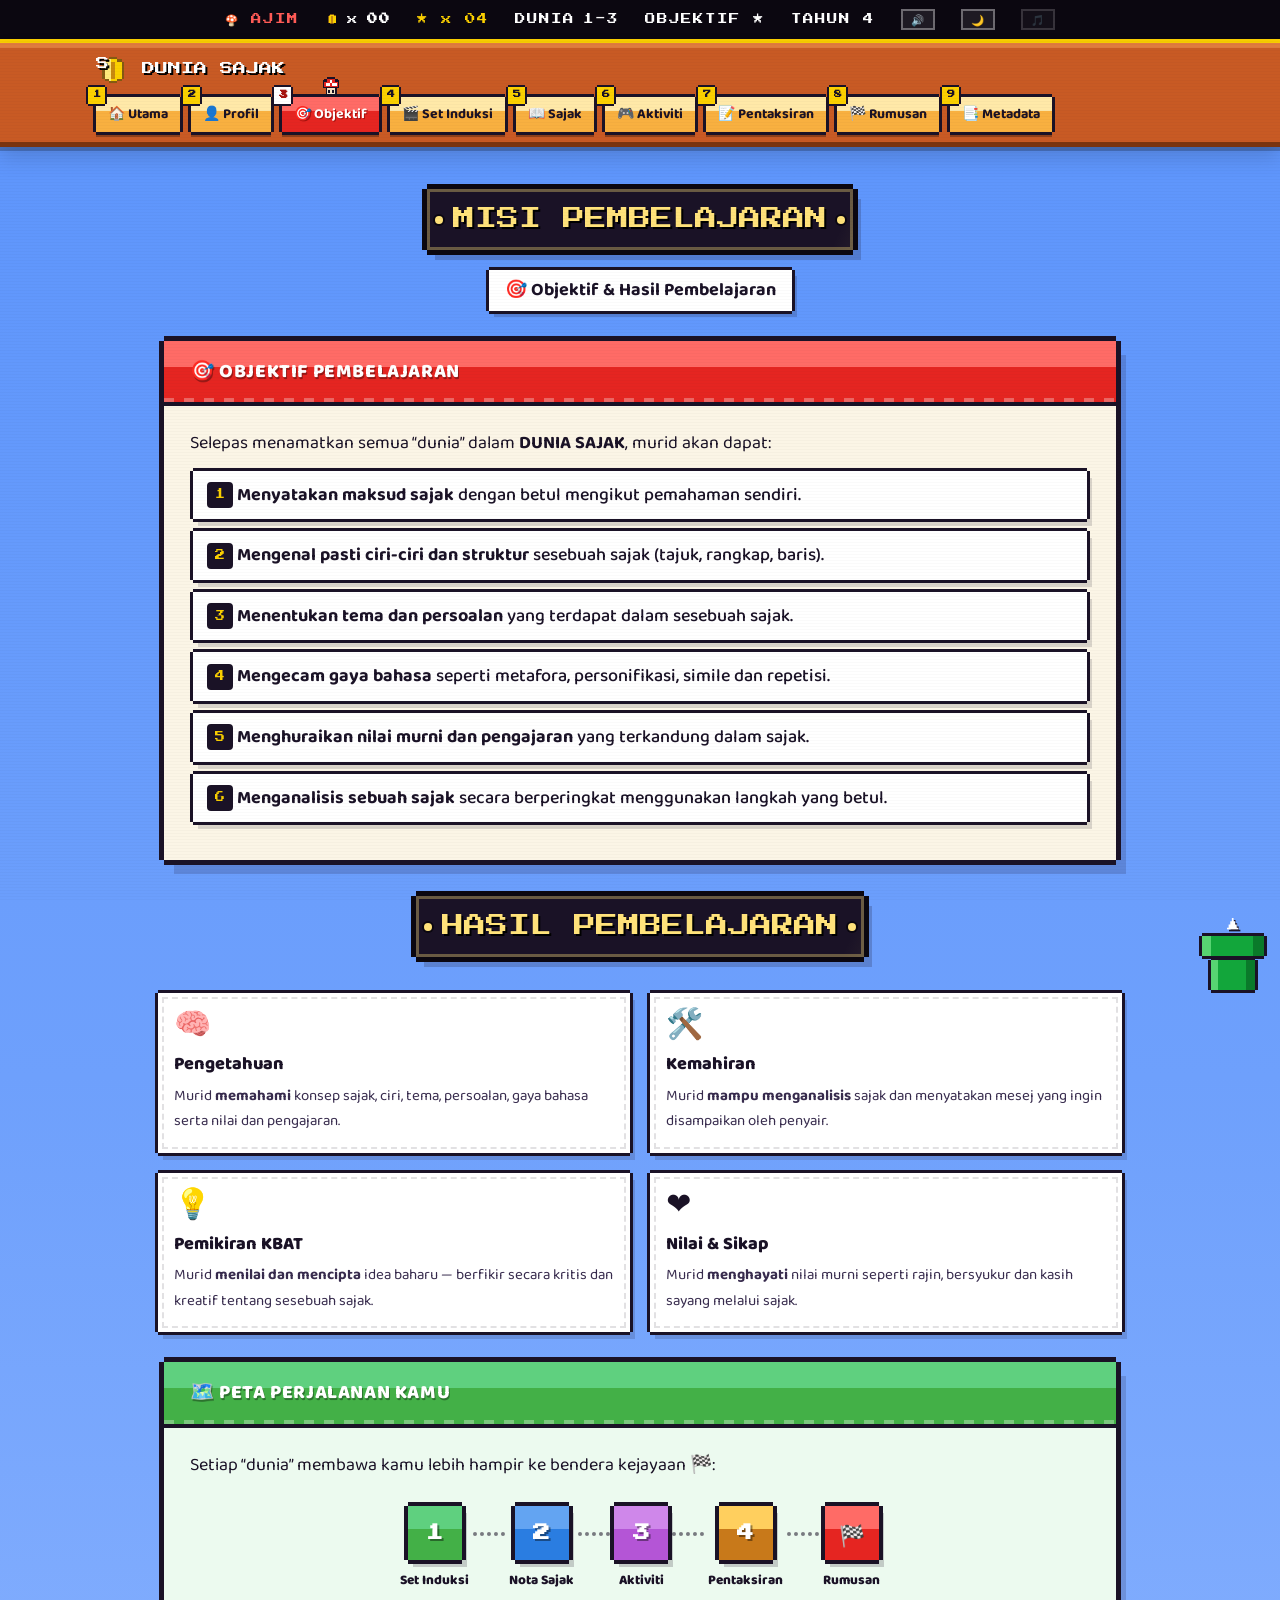
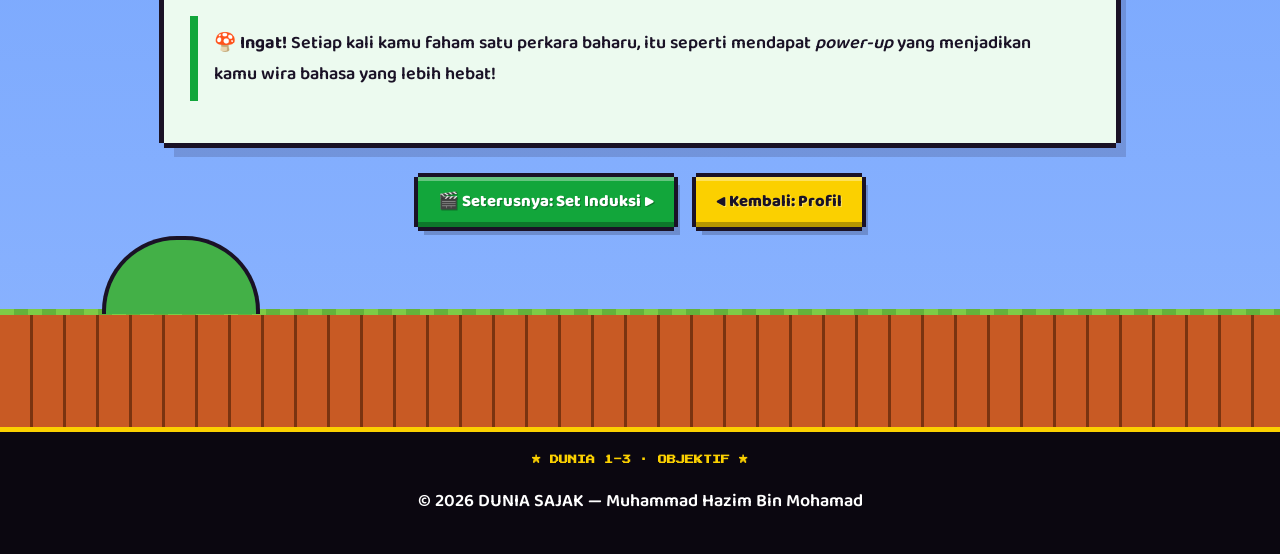
<file: objektif.html>
<!DOCTYPE html>
<html lang="ms">
<head>
<meta charset="UTF-8">
<meta name="viewport" content="width=device-width, initial-scale=1.0">
<title>DUNIA SAJAK — Objektif Pembelajaran</title>
<meta name="description" content="Objektif dan hasil pembelajaran digital untuk topik Sajak.">
<link rel="preconnect" href="https://fonts.googleapis.com">
<link rel="preconnect" href="https://fonts.gstatic.com" crossorigin>
<link href="https://fonts.googleapis.com/css2?family=Baloo+2:wght@400;500;600;700;800&family=Press+Start+2P&display=swap" rel="stylesheet">
<link rel="stylesheet" href="style.css?v=4">
<link rel="icon" href="data:image/svg+xml,<svg xmlns='http://www.w3.org/2000/svg' viewBox='0 0 100 100'><text y='.9em' font-size='90'>🍄</text></svg>">
</head>
<body>

<div class="sky-decor" aria-hidden="true">
  <div class="cloud c1"></div><div class="cloud c2"></div>
  <div class="cloud c3"></div><div class="cloud c4"></div>
</div>

<div class="hud">
  <span class="mario-mini">🍄 AJIM</span>
  <span><span class="coin-mini"></span> x 08</span>
  <span>DUNIA <span class="blink">1-3</span></span>
  <span>OBJEKTIF ★</span>
  <span>TAHUN 4</span>
</div>

<nav class="navbar">
  <div class="nav-inner">
    <a class="nav-brand" href="index.html"><span class="logo-coin">S</span> DUNIA&nbsp;SAJAK</a>
    <button class="nav-toggle" onclick="toggleNav()">☰ MENU</button>
    <div class="nav-links" id="navLinks">
      <a href="index.html">🏠 Utama</a>
      <a href="profil.html">👤 Profil</a>
      <a href="objektif.html">🎯 Objektif</a>
      <a href="set-induksi.html">🎬 Set Induksi</a>
      <a href="sajak.html">📖 Sajak</a>
      <a href="aktiviti.html">🎮 Aktiviti</a>
      <a href="pentaksiran.html">📝 Pentaksiran</a>
      <a href="rumusan.html">🏁 Rumusan</a>
      <a href="metadata.html">📑 Metadata</a>
    </div>
  </div>
</nav>

<main class="page">

  <div class="title-wrap reveal">
    <div class="section-title">MISI PEMBELAJARAN</div>
    <br><span class="section-sub">🎯 Objektif &amp; Hasil Pembelajaran</span>
  </div>

  <section class="panel reveal">
    <h2>🎯 Objektif Pembelajaran</h2>
    <p>Selepas menamatkan semua “dunia” dalam <strong>DUNIA SAJAK</strong>,
       murid akan dapat:</p>
    <ol class="tick-list coins">
      <li><strong>Menyatakan maksud sajak</strong> dengan betul mengikut pemahaman sendiri.</li>
      <li><strong>Mengenal pasti ciri-ciri dan struktur</strong> sesebuah sajak (tajuk, rangkap, baris).</li>
      <li><strong>Menentukan tema dan persoalan</strong> yang terdapat dalam sesebuah sajak.</li>
      <li><strong>Mengecam gaya bahasa</strong> seperti metafora, personifikasi, simile dan repetisi.</li>
      <li><strong>Menghuraikan nilai murni dan pengajaran</strong> yang terkandung dalam sajak.</li>
      <li><strong>Menganalisis sebuah sajak</strong> secara berperingkat menggunakan langkah yang betul.</li>
    </ol>
  </section>

  <!-- HASIL PEMBELAJARAN -->
  <div class="title-wrap reveal" style="margin-top:26px">
    <div class="section-title" style="font-size:clamp(14px,3vw,22px)">HASIL PEMBELAJARAN</div>
  </div>

  <section class="grid g2 reveal">
    <div class="info-card">
      <div class="ic-icon">🧠</div>
      <h4>Pengetahuan</h4>
      <p>Murid <strong>memahami</strong> konsep sajak, ciri, tema, persoalan, gaya
         bahasa serta nilai dan pengajaran.</p>
    </div>
    <div class="info-card">
      <div class="ic-icon">🛠️</div>
      <h4>Kemahiran</h4>
      <p>Murid <strong>mampu menganalisis</strong> sajak dan menyatakan mesej yang
         ingin disampaikan oleh penyair.</p>
    </div>
    <div class="info-card">
      <div class="ic-icon">💡</div>
      <h4>Pemikiran KBAT</h4>
      <p>Murid <strong>menilai dan mencipta</strong> idea baharu — berfikir secara
         kritis dan kreatif tentang sesebuah sajak.</p>
    </div>
    <div class="info-card">
      <div class="ic-icon">❤️</div>
      <h4>Nilai &amp; Sikap</h4>
      <p>Murid <strong>menghayati</strong> nilai murni seperti rajin, bersyukur dan
         kasih sayang melalui sajak.</p>
    </div>
  </section>

  <!-- PETA LEVEL -->
  <section class="panel mint reveal">
    <h2>🗺️ Peta Perjalanan Kamu</h2>
    <p>Setiap “dunia” membawa kamu lebih hampir ke bendera kejayaan 🏁:</p>
    <ol class="world-map path" aria-label="Peta perjalanan pembelajaran">
      <li><span class="wm-step"><span class="wm-node">1</span><span class="wm-label">Set Induksi</span></span></li>
      <li><span class="wm-step"><span class="wm-node">2</span><span class="wm-label">Nota Sajak</span></span></li>
      <li><span class="wm-step"><span class="wm-node">3</span><span class="wm-label">Aktiviti</span></span></li>
      <li><span class="wm-step"><span class="wm-node">4</span><span class="wm-label">Pentaksiran</span></span></li>
      <li class="goal"><span class="wm-step"><span class="wm-node">🏁</span><span class="wm-label">Rumusan</span></span></li>
    </ol>
    <div class="callout tip" style="margin-top:16px">
      🍄 <strong>Ingat!</strong> Setiap kali kamu faham satu perkara baharu, itu
      seperti mendapat <em>power-up</em> yang menjadikan kamu wira bahasa yang lebih hebat!
    </div>
  </section>

  <div class="btn-row reveal">
    <a class="btn green" href="set-induksi.html">🎬 Seterusnya: Set Induksi ▶</a>
    <a class="btn gold" href="profil.html">◀ Kembali: Profil</a>
  </div>

</main>

<div class="ground-strip" aria-hidden="true"></div>

<footer class="footer">
  <div class="foot-mini">★ DUNIA 1-3 · OBJEKTIF ★</div>
  <p>© 2026 DUNIA SAJAK — Muhammad Hazim Bin Mohamad</p>
</footer>

<script src="main.js?v=4"></script>
</body>
</html>
</file>
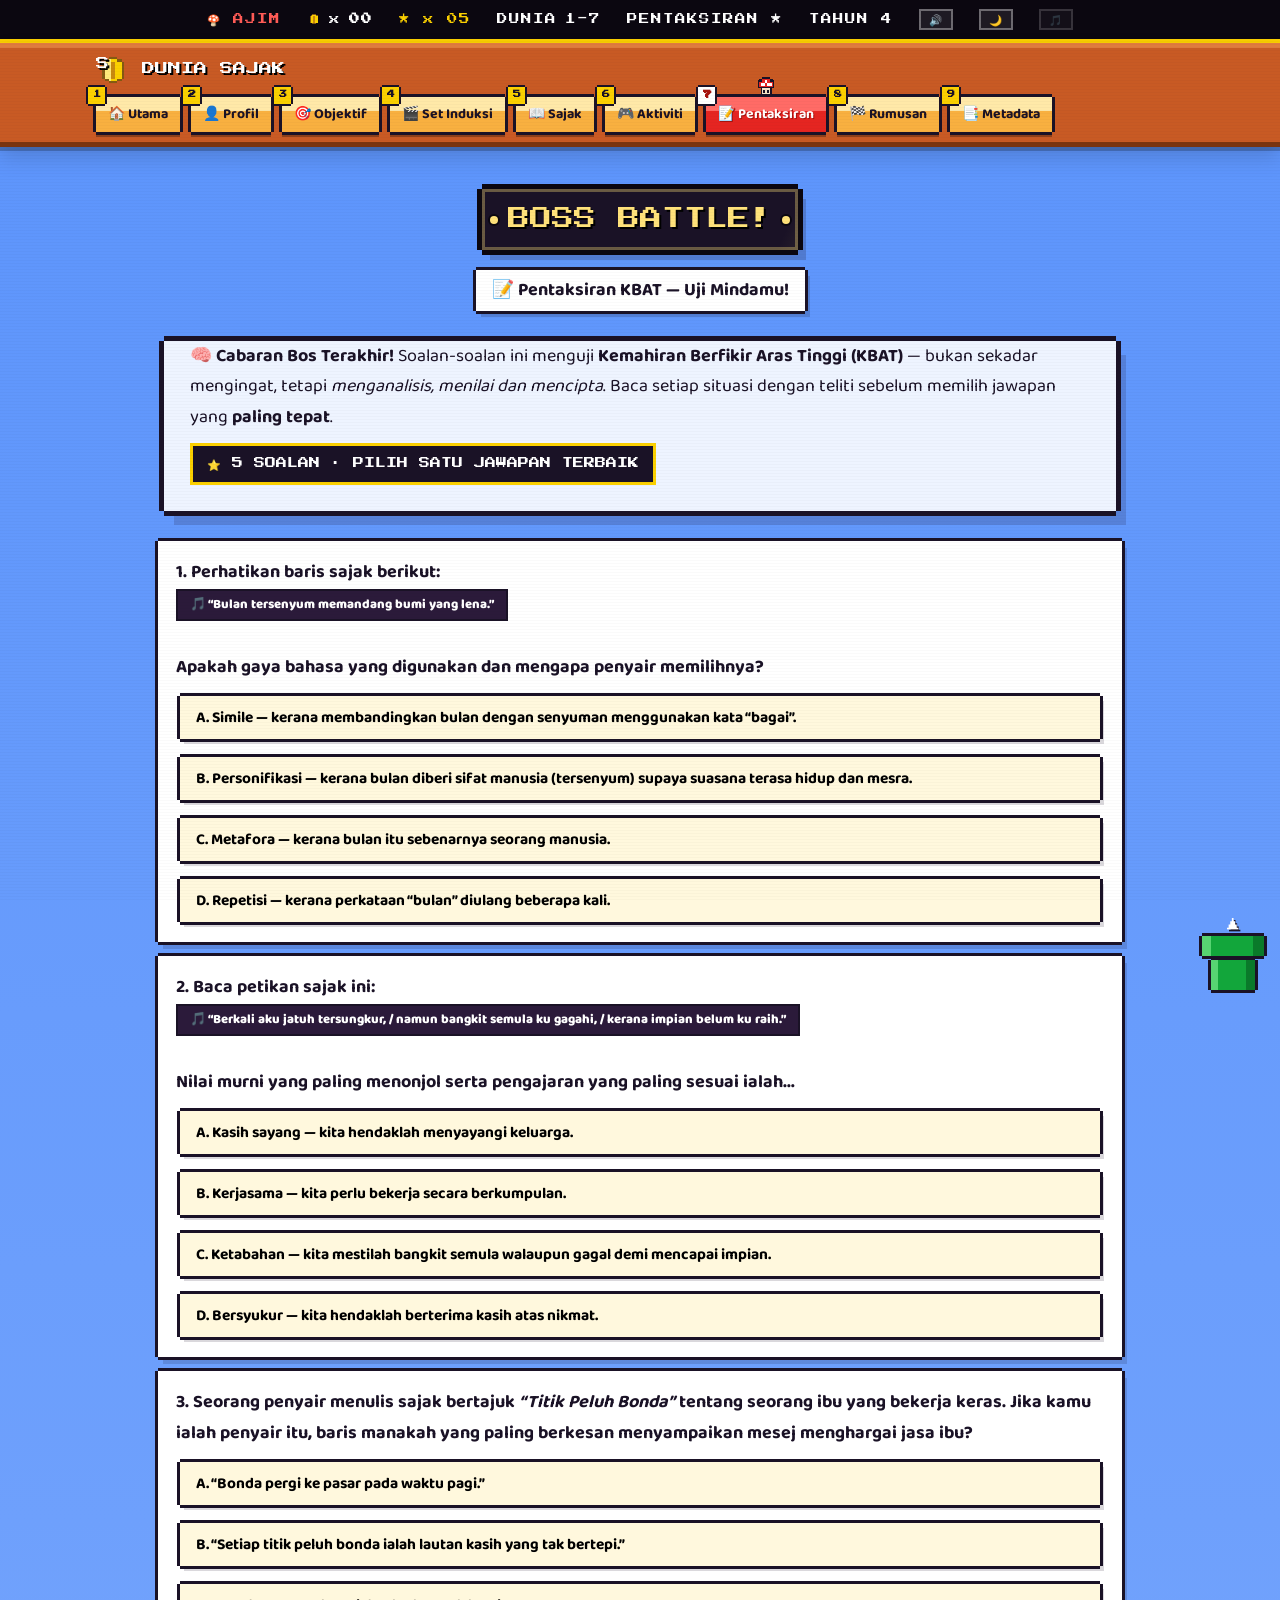
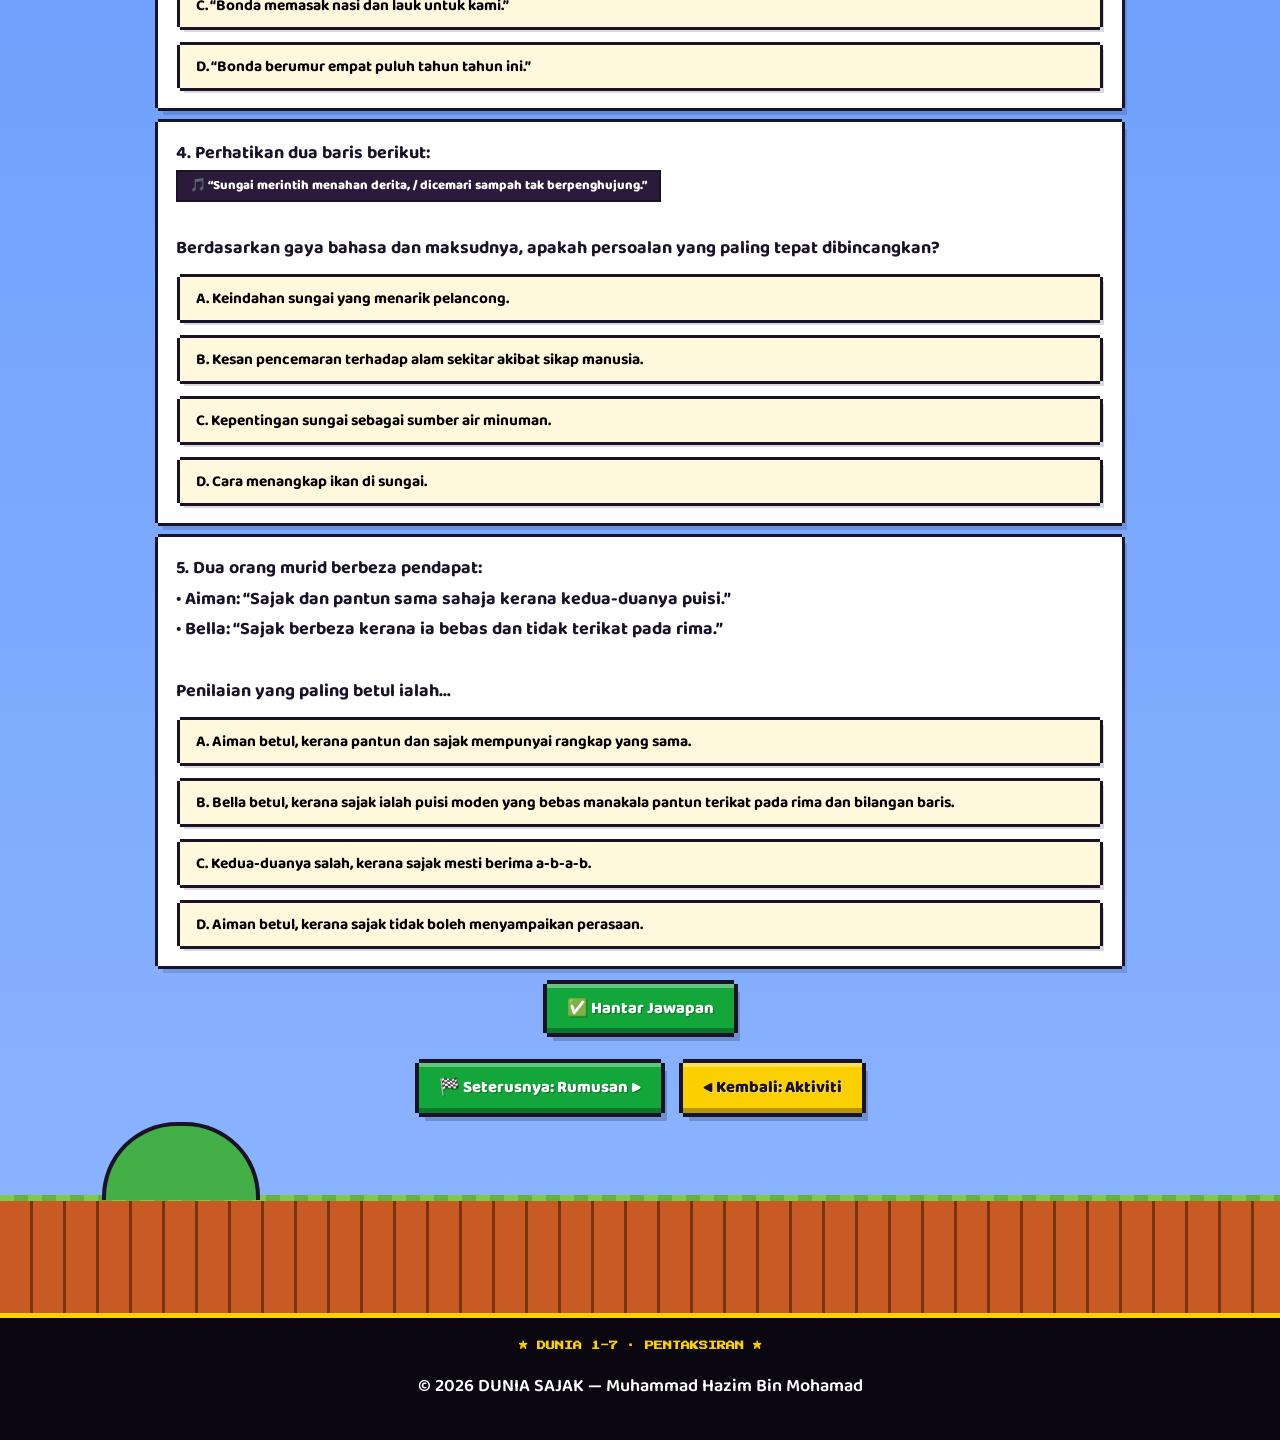
<file: pentaksiran.html>
<!DOCTYPE html>
<html lang="ms">
<head>
<meta charset="UTF-8">
<meta name="viewport" content="width=device-width, initial-scale=1.0">
<title>DUNIA SAJAK — Pentaksiran KBAT</title>
<meta name="description" content="Pentaksiran KBAT: 5 soalan aneka pilihan yang merangsang pemikiran tinggi tentang sajak.">
<link rel="preconnect" href="https://fonts.googleapis.com">
<link rel="preconnect" href="https://fonts.gstatic.com" crossorigin>
<link href="https://fonts.googleapis.com/css2?family=Baloo+2:wght@400;500;600;700;800&family=Press+Start+2P&display=swap" rel="stylesheet">
<link rel="stylesheet" href="style.css?v=4">
<link rel="icon" href="data:image/svg+xml,<svg xmlns='http://www.w3.org/2000/svg' viewBox='0 0 100 100'><text y='.9em' font-size='90'>🍄</text></svg>">
</head>
<body>

<div class="sky-decor" aria-hidden="true">
  <div class="cloud c1"></div><div class="cloud c2"></div>
  <div class="cloud c3"></div><div class="cloud c4"></div>
</div>

<div class="hud">
  <span class="mario-mini">🍄 AJIM</span>
  <span><span class="coin-mini"></span> x 08</span>
  <span>DUNIA <span class="blink">1-7</span></span>
  <span>PENTAKSIRAN ★</span>
  <span>TAHUN 4</span>
</div>

<nav class="navbar">
  <div class="nav-inner">
    <a class="nav-brand" href="index.html"><span class="logo-coin">S</span> DUNIA&nbsp;SAJAK</a>
    <button class="nav-toggle" onclick="toggleNav()">☰ MENU</button>
    <div class="nav-links" id="navLinks">
      <a href="index.html">🏠 Utama</a>
      <a href="profil.html">👤 Profil</a>
      <a href="objektif.html">🎯 Objektif</a>
      <a href="set-induksi.html">🎬 Set Induksi</a>
      <a href="sajak.html">📖 Sajak</a>
      <a href="aktiviti.html">🎮 Aktiviti</a>
      <a href="pentaksiran.html">📝 Pentaksiran</a>
      <a href="rumusan.html">🏁 Rumusan</a>
      <a href="metadata.html">📑 Metadata</a>
    </div>
  </div>
</nav>

<main class="page">

  <div class="title-wrap reveal">
    <div class="section-title">BOSS BATTLE!</div>
    <br><span class="section-sub">📝 Pentaksiran KBAT — Uji Mindamu!</span>
  </div>

  <section class="panel sky reveal">
    <p style="margin:0">
      🧠 <strong>Cabaran Bos Terakhir!</strong> Soalan-soalan ini menguji
      <strong>Kemahiran Berfikir Aras Tinggi (KBAT)</strong> — bukan sekadar mengingat,
      tetapi <em>menganalisis, menilai dan mencipta</em>. Baca setiap situasi dengan
      teliti sebelum memilih jawapan yang <strong>paling tepat</strong>.
    </p>
    <p style="margin:10px 0 0"><span class="assess-progress">⭐ 5 SOALAN · PILIH SATU JAWAPAN TERBAIK</span></p>
  </section>

  <form id="assess">

    <!-- SOALAN 1 -->
    <div class="q-item">
      <div class="q-text">
        1. Perhatikan baris sajak berikut:<br>
        <span class="pill" style="background:#2b1a3a">🎵 “Bulan tersenyum memandang bumi yang lena.”</span><br><br>
        Apakah gaya bahasa yang digunakan dan mengapa penyair memilihnya?
      </div>
      <div class="opt-row" style="flex-direction:column;align-items:stretch">
        <button type="button" class="opt">A. Simile — kerana membandingkan bulan dengan senyuman menggunakan kata “bagai”.</button>
        <button type="button" class="opt" data-correct="1">B. Personifikasi — kerana bulan diberi sifat manusia (tersenyum) supaya suasana terasa hidup dan mesra.</button>
        <button type="button" class="opt">C. Metafora — kerana bulan itu sebenarnya seorang manusia.</button>
        <button type="button" class="opt">D. Repetisi — kerana perkataan “bulan” diulang beberapa kali.</button>
      </div>
      <div class="feedback">💡 <strong>Jawapan: B.</strong> “Tersenyum” dan “memandang” ialah sifat manusia yang diberikan kepada bulan — itulah <strong>personifikasi</strong>. Ia menjadikan gambaran malam lebih hidup dan menenangkan.</div>
    </div>

    <!-- SOALAN 2 -->
    <div class="q-item">
      <div class="q-text">
        2. Baca petikan sajak ini:<br>
        <span class="pill" style="background:#2b1a3a">🎵 “Berkali aku jatuh tersungkur, / namun bangkit semula ku gagahi, / kerana impian belum ku raih.”</span><br><br>
        Nilai murni yang <strong>paling menonjol</strong> serta pengajaran yang <strong>paling sesuai</strong> ialah…
      </div>
      <div class="opt-row" style="flex-direction:column;align-items:stretch">
        <button type="button" class="opt">A. Kasih sayang — kita hendaklah menyayangi keluarga.</button>
        <button type="button" class="opt">B. Kerjasama — kita perlu bekerja secara berkumpulan.</button>
        <button type="button" class="opt" data-correct="1">C. Ketabahan — kita mestilah bangkit semula walaupun gagal demi mencapai impian.</button>
        <button type="button" class="opt">D. Bersyukur — kita hendaklah berterima kasih atas nikmat.</button>
      </div>
      <div class="feedback">💡 <strong>Jawapan: C.</strong> Frasa “jatuh… namun bangkit semula” menunjukkan <strong>ketabahan / semangat tidak berputus asa</strong>, bukan kasih sayang atau kerjasama.</div>
    </div>

    <!-- SOALAN 3 -->
    <div class="q-item">
      <div class="q-text">
        3. Seorang penyair menulis sajak bertajuk <em>“Titik Peluh Bonda”</em> tentang seorang ibu yang bekerja keras.
        Jika kamu ialah penyair itu, baris manakah yang <strong>paling berkesan</strong> menyampaikan mesej menghargai jasa ibu?
      </div>
      <div class="opt-row" style="flex-direction:column;align-items:stretch">
        <button type="button" class="opt">A. “Bonda pergi ke pasar pada waktu pagi.”</button>
        <button type="button" class="opt" data-correct="1">B. “Setiap titik peluh bonda ialah lautan kasih yang tak bertepi.”</button>
        <button type="button" class="opt">C. “Bonda memasak nasi dan lauk untuk kami.”</button>
        <button type="button" class="opt">D. “Bonda berumur empat puluh tahun tahun ini.”</button>
      </div>
      <div class="feedback">💡 <strong>Jawapan: B.</strong> Baris ini menggunakan bahasa puitis (metafora “lautan kasih”) yang menyentuh emosi — lebih berkesan daripada ayat fakta biasa (A, C, D).</div>
    </div>

    <!-- SOALAN 4 -->
    <div class="q-item">
      <div class="q-text">
        4. Perhatikan dua baris berikut:<br>
        <span class="pill" style="background:#2b1a3a">🎵 “Sungai merintih menahan derita, / dicemari sampah tak berpenghujung.”</span><br><br>
        Berdasarkan gaya bahasa dan maksudnya, apakah <strong>persoalan</strong> yang paling tepat dibincangkan?
      </div>
      <div class="opt-row" style="flex-direction:column;align-items:stretch">
        <button type="button" class="opt">A. Keindahan sungai yang menarik pelancong.</button>
        <button type="button" class="opt" data-correct="1">B. Kesan pencemaran terhadap alam sekitar akibat sikap manusia.</button>
        <button type="button" class="opt">C. Kepentingan sungai sebagai sumber air minuman.</button>
        <button type="button" class="opt">D. Cara menangkap ikan di sungai.</button>
      </div>
      <div class="feedback">💡 <strong>Jawapan: B.</strong> “Merintih menahan derita… dicemari sampah” menunjukkan penyair membincangkan <strong>pencemaran alam</strong> — bukan keindahan atau sumber air.</div>
    </div>

    <!-- SOALAN 5 -->
    <div class="q-item">
      <div class="q-text">
        5. Dua orang murid berbeza pendapat:<br>
        • <strong>Aiman</strong>: “Sajak dan pantun sama sahaja kerana kedua-duanya puisi.”<br>
        • <strong>Bella</strong>: “Sajak berbeza kerana ia bebas dan tidak terikat pada rima.”<br><br>
        Penilaian yang <strong>paling betul</strong> ialah…
      </div>
      <div class="opt-row" style="flex-direction:column;align-items:stretch">
        <button type="button" class="opt">A. Aiman betul, kerana pantun dan sajak mempunyai rangkap yang sama.</button>
        <button type="button" class="opt" data-correct="1">B. Bella betul, kerana sajak ialah puisi moden yang bebas manakala pantun terikat pada rima dan bilangan baris.</button>
        <button type="button" class="opt">C. Kedua-duanya salah, kerana sajak mesti berima a-b-a-b.</button>
        <button type="button" class="opt">D. Aiman betul, kerana sajak tidak boleh menyampaikan perasaan.</button>
      </div>
      <div class="feedback">💡 <strong>Jawapan: B.</strong> Sajak ialah puisi <strong>moden</strong> yang bebas; pantun pula puisi <strong>lama</strong> yang terikat pada rima (a-b-a-b) dan bilangan baris. Maka Bella betul.</div>
    </div>

    <div id="assessWarn" class="callout warn" style="display:none"></div>

    <div class="btn-row" style="margin-top:8px">
      <button type="button" class="btn green" id="submitAssess">✅ Hantar Jawapan</button>
      <button type="button" class="btn gold" id="retryAssess" style="display:none">🔄 Cuba Semula</button>
    </div>

    <div class="scoreboard" id="assessScore"></div>
  </form>

  <div class="btn-row reveal" style="margin-top:22px">
    <a class="btn green" href="rumusan.html">🏁 Seterusnya: Rumusan ▶</a>
    <a class="btn gold" href="aktiviti.html">◀ Kembali: Aktiviti</a>
  </div>

</main>

<div class="ground-strip" aria-hidden="true"></div>

<footer class="footer">
  <div class="foot-mini">★ DUNIA 1-7 · PENTAKSIRAN ★</div>
  <p>© 2026 DUNIA SAJAK — Muhammad Hazim Bin Mohamad</p>
</footer>

<script src="main.js?v=4"></script>
<script src="pentaksiran.js?v=4"></script>
</body>
</html>
</file>
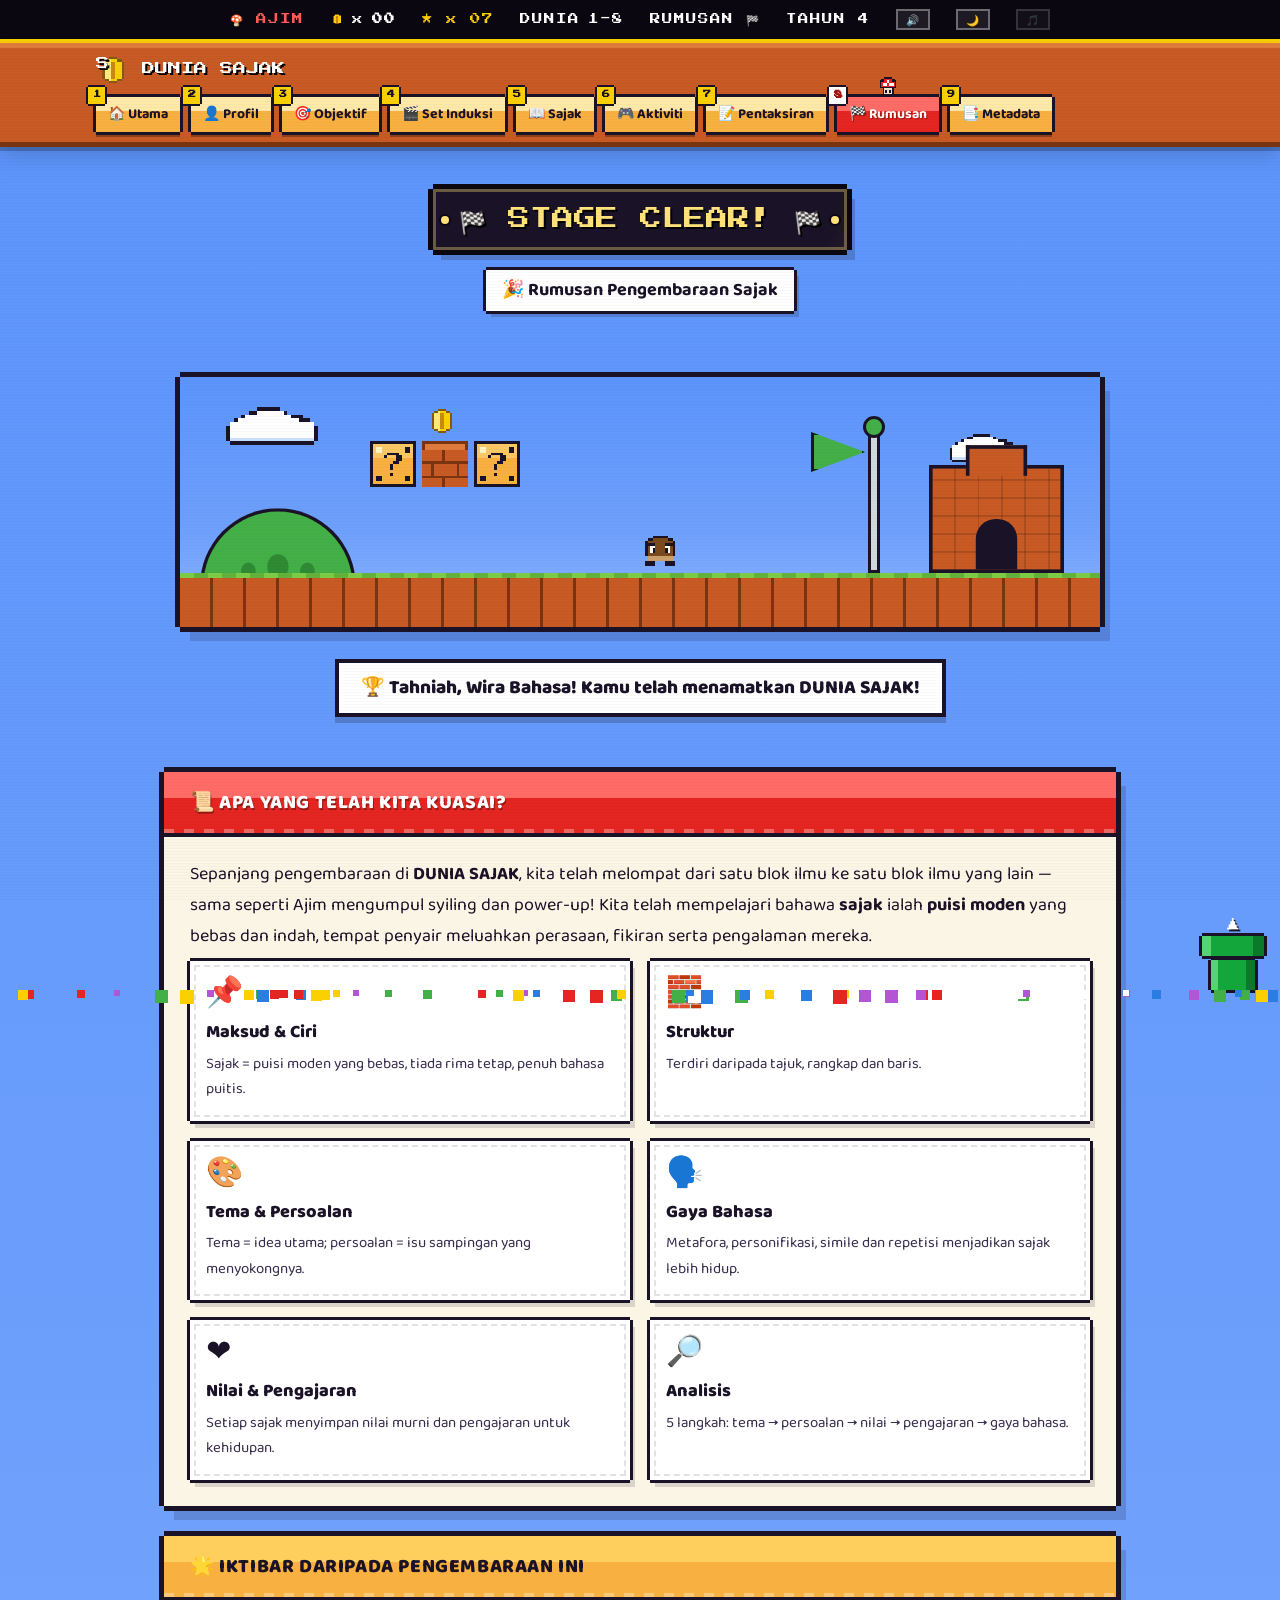
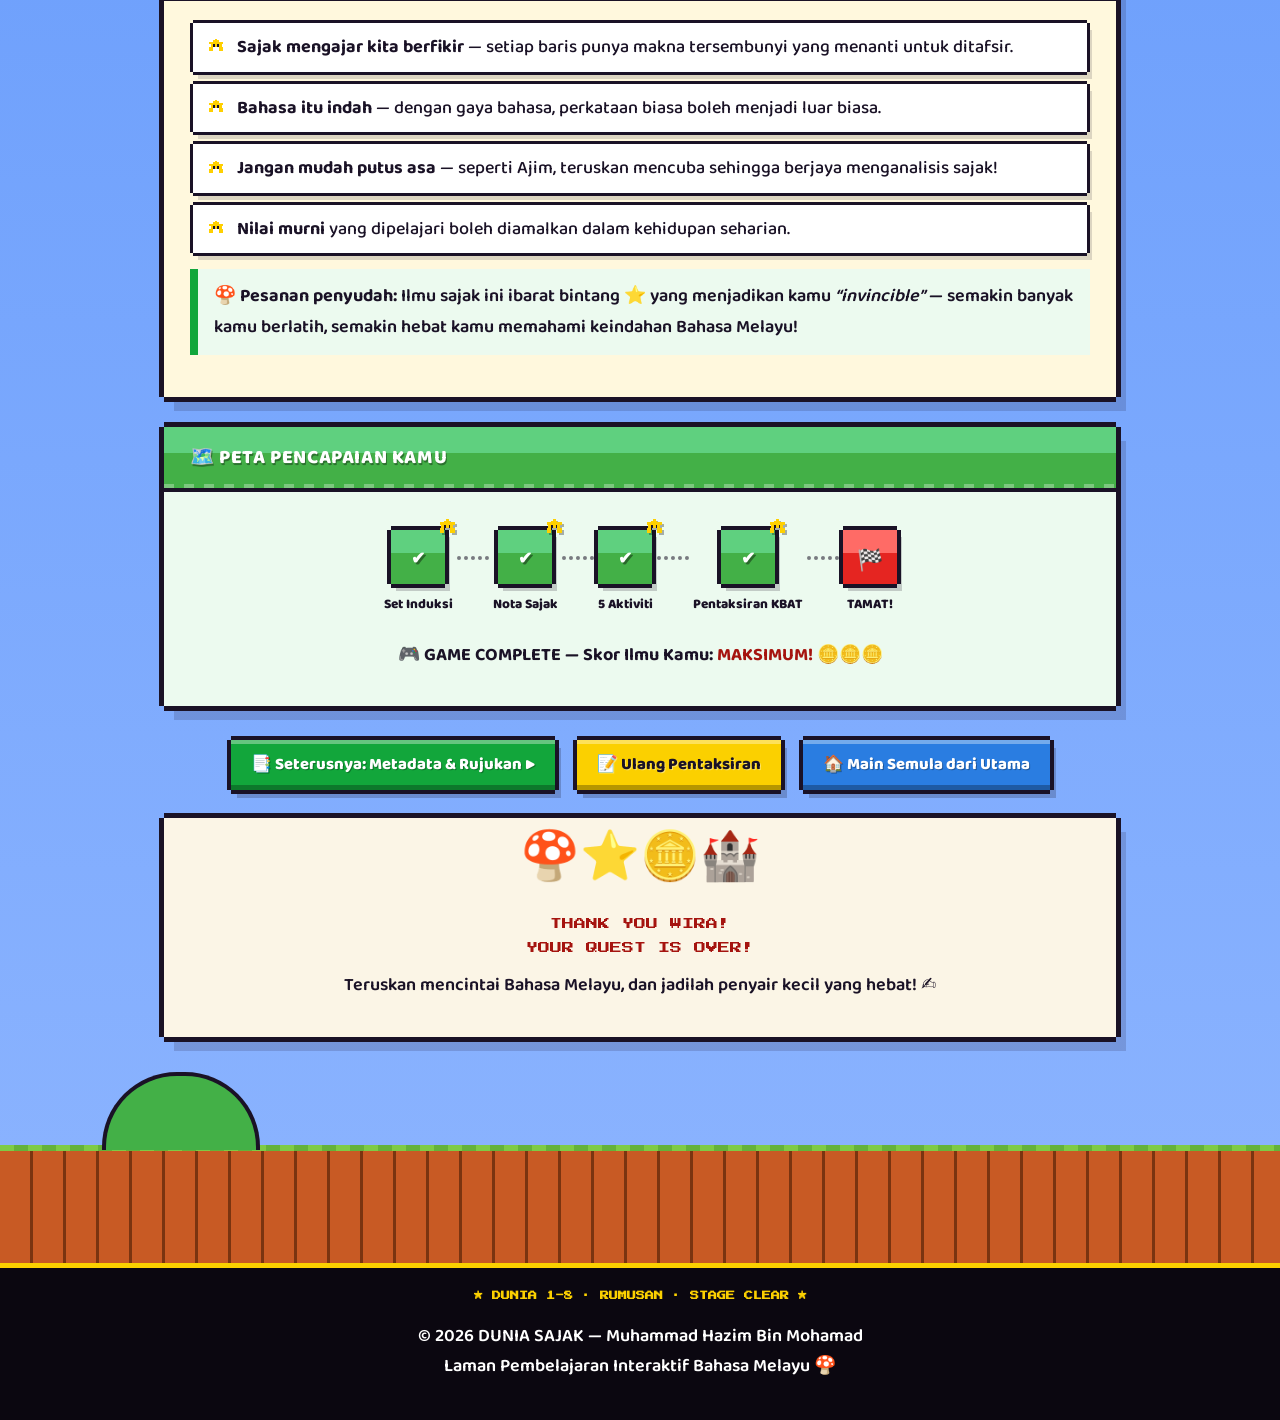
<file: rumusan.html>
<!DOCTYPE html>
<html lang="ms">
<head>
<meta charset="UTF-8">
<meta name="viewport" content="width=device-width, initial-scale=1.0">
<title>DUNIA SAJAK — Rumusan</title>
<meta name="description" content="Rumusan keseluruhan pembelajaran Sajak di SAJAK WORLD.">
<link rel="preconnect" href="https://fonts.googleapis.com">
<link rel="preconnect" href="https://fonts.gstatic.com" crossorigin>
<link href="https://fonts.googleapis.com/css2?family=Baloo+2:wght@400;500;600;700;800&family=Press+Start+2P&display=swap" rel="stylesheet">
<link rel="stylesheet" href="style.css?v=4">
<link rel="icon" href="data:image/svg+xml,<svg xmlns='http://www.w3.org/2000/svg' viewBox='0 0 100 100'><text y='.9em' font-size='90'>🍄</text></svg>">
</head>
<body>

<div class="sky-decor" aria-hidden="true">
  <div class="cloud c1"></div><div class="cloud c2"></div>
  <div class="cloud c3"></div><div class="cloud c4"></div>
</div>

<div class="hud">
  <span class="mario-mini">🍄 AJIM</span>
  <span><span class="coin-mini"></span> x 99</span>
  <span>DUNIA <span class="blink">1-8</span></span>
  <span>RUMUSAN 🏁</span>
  <span>TAHUN 4</span>
</div>

<nav class="navbar">
  <div class="nav-inner">
    <a class="nav-brand" href="index.html"><span class="logo-coin">S</span> DUNIA&nbsp;SAJAK</a>
    <button class="nav-toggle" onclick="toggleNav()">☰ MENU</button>
    <div class="nav-links" id="navLinks">
      <a href="index.html">🏠 Utama</a>
      <a href="profil.html">👤 Profil</a>
      <a href="objektif.html">🎯 Objektif</a>
      <a href="set-induksi.html">🎬 Set Induksi</a>
      <a href="sajak.html">📖 Sajak</a>
      <a href="aktiviti.html">🎮 Aktiviti</a>
      <a href="pentaksiran.html">📝 Pentaksiran</a>
      <a href="rumusan.html">🏁 Rumusan</a>
      <a href="metadata.html">📑 Metadata</a>
    </div>
  </div>
</nav>

<main class="page">

  <div class="title-wrap reveal">
    <div class="section-title">🏁 STAGE CLEAR! 🏁</div>
    <br><span class="section-sub">🎉 Rumusan Pengembaraan Sajak</span>
  </div>

  <!-- Adegan menang: STAGE CLEAR -->
  <section class="hero reveal">
    <div class="level-scene mini" aria-hidden="true">
      <span class="fw f1"></span>
      <span class="fw f2"></span>
      <span class="fw f3"></span>
      <div class="ls-cloud" style="top:22px; left:46px"></div>
      <div class="ls-cloud" style="top:44px; right:70px; transform:scale(.75)"></div>
      <div class="ls-hill" style="left:20px"></div>
      <div class="ls-blocks" style="left:190px; bottom:140px">
        <span class="spr spr-qblock"></span>
        <span class="spr spr-brick"></span>
        <span class="spr spr-qblock"></span>
      </div>
      <span class="spr spr-coin ls-pop" style="left:246px; bottom:190px; width:32px; height:32px"></span>
      <span class="spr spr-goomba ls-goomba"></span>
      <div class="ls-flag" style="right:220px"></div>
      <div class="ls-castle" style="right:36px"></div>
      <div class="ls-ground"></div>
    </div>
    <p class="hero-tag">🏆 Tahniah, Wira Bahasa! Kamu telah menamatkan DUNIA SAJAK!</p>
  </section>

  <!-- Rumusan utama -->
  <section class="panel reveal">
    <h2>📜 Apa yang Telah Kita Kuasai?</h2>
    <p>
      Sepanjang pengembaraan di <strong>DUNIA SAJAK</strong>, kita telah melompat
      dari satu blok ilmu ke satu blok ilmu yang lain — sama seperti Ajim mengumpul
      syiling dan power-up! Kita telah mempelajari bahawa <strong>sajak</strong> ialah
      <strong>puisi moden</strong> yang bebas dan indah, tempat penyair meluahkan
      perasaan, fikiran serta pengalaman mereka.
    </p>

    <div class="grid g2" style="margin-top:10px">
      <div class="info-card"><div class="ic-icon">📌</div><h4>Maksud &amp; Ciri</h4><p>Sajak = puisi moden yang bebas, tiada rima tetap, penuh bahasa puitis.</p></div>
      <div class="info-card"><div class="ic-icon">🧱</div><h4>Struktur</h4><p>Terdiri daripada tajuk, rangkap dan baris.</p></div>
      <div class="info-card"><div class="ic-icon">🎨</div><h4>Tema &amp; Persoalan</h4><p>Tema = idea utama; persoalan = isu sampingan yang menyokongnya.</p></div>
      <div class="info-card"><div class="ic-icon">🗣️</div><h4>Gaya Bahasa</h4><p>Metafora, personifikasi, simile dan repetisi menjadikan sajak lebih hidup.</p></div>
      <div class="info-card"><div class="ic-icon">❤️</div><h4>Nilai &amp; Pengajaran</h4><p>Setiap sajak menyimpan nilai murni dan pengajaran untuk kehidupan.</p></div>
      <div class="info-card"><div class="ic-icon">🔎</div><h4>Analisis</h4><p>5 langkah: tema → persoalan → nilai → pengajaran → gaya bahasa.</p></div>
    </div>
  </section>

  <!-- Iktibar -->
  <section class="panel tan reveal">
    <h2>🌟 Iktibar daripada Pengembaraan Ini</h2>
    <ul class="tick-list stars">
      <li><strong>Sajak mengajar kita berfikir</strong> — setiap baris punya makna tersembunyi yang menanti untuk ditafsir.</li>
      <li><strong>Bahasa itu indah</strong> — dengan gaya bahasa, perkataan biasa boleh menjadi luar biasa.</li>
      <li><strong>Jangan mudah putus asa</strong> — seperti Ajim, teruskan mencuba sehingga berjaya menganalisis sajak!</li>
      <li><strong>Nilai murni</strong> yang dipelajari boleh diamalkan dalam kehidupan seharian.</li>
    </ul>
    <div class="callout tip">
      🍄 <strong>Pesanan penyudah:</strong> Ilmu sajak ini ibarat bintang ⭐ yang
      menjadikan kamu <em>“invincible”</em> — semakin banyak kamu berlatih, semakin
      hebat kamu memahami keindahan Bahasa Melayu!
    </div>
  </section>

  <!-- Peta pencapaian -->
  <section class="panel mint reveal" id="peta">
    <h2>🗺️ Peta Pencapaian Kamu</h2>
    <ol class="world-map" aria-label="Peta pencapaian">
      <li class="done"><span class="wm-step"><span class="wm-node">✔</span><span class="wm-label">Set Induksi</span></span></li>
      <li class="done"><span class="wm-step"><span class="wm-node">✔</span><span class="wm-label">Nota Sajak</span></span></li>
      <li class="done"><span class="wm-step"><span class="wm-node">✔</span><span class="wm-label">5 Aktiviti</span></span></li>
      <li class="done"><span class="wm-step"><span class="wm-node">✔</span><span class="wm-label">Pentaksiran KBAT</span></span></li>
      <li class="goal"><span class="wm-step"><span class="wm-node">🏁</span><span class="wm-label">TAMAT!</span></span></li>
    </ol>
    <p style="text-align:center;margin-top:16px;font-weight:700">
      🎮 GAME COMPLETE — Skor Ilmu Kamu: <span style="color:var(--mario-red-d)">MAKSIMUM! 🪙🪙🪙</span>
    </p>
  </section>

  <div class="btn-row reveal">
    <a class="btn green" href="metadata.html">📑 Seterusnya: Metadata &amp; Rujukan ▶</a>
    <a class="btn gold" href="pentaksiran.html">📝 Ulang Pentaksiran</a>
    <a class="btn blue" href="index.html">🏠 Main Semula dari Utama</a>
  </div>

  <section class="panel reveal" style="text-align:center;margin-top:24px">
    <div style="font-size:48px">🍄⭐🪙🏰</div>
    <p style="font-family:var(--pixel);font-size:12px;line-height:2;color:var(--mario-red-d);margin-top:12px">
      THANK YOU WIRA!<br>YOUR QUEST IS OVER!
    </p>
    <p style="font-weight:600">Teruskan mencintai Bahasa Melayu, dan jadilah penyair kecil yang hebat! ✍️</p>
  </section>

</main>

<div class="ground-strip" aria-hidden="true"></div>

<footer class="footer">
  <div class="foot-mini">★ DUNIA 1-8 · RUMUSAN · STAGE CLEAR ★</div>
  <p>© 2026 DUNIA SAJAK — Muhammad Hazim Bin Mohamad<br>
  Laman Pembelajaran Interaktif Bahasa Melayu 🍄</p>
</footer>

<script src="main.js?v=4"></script>
</body>
</html>
</file>
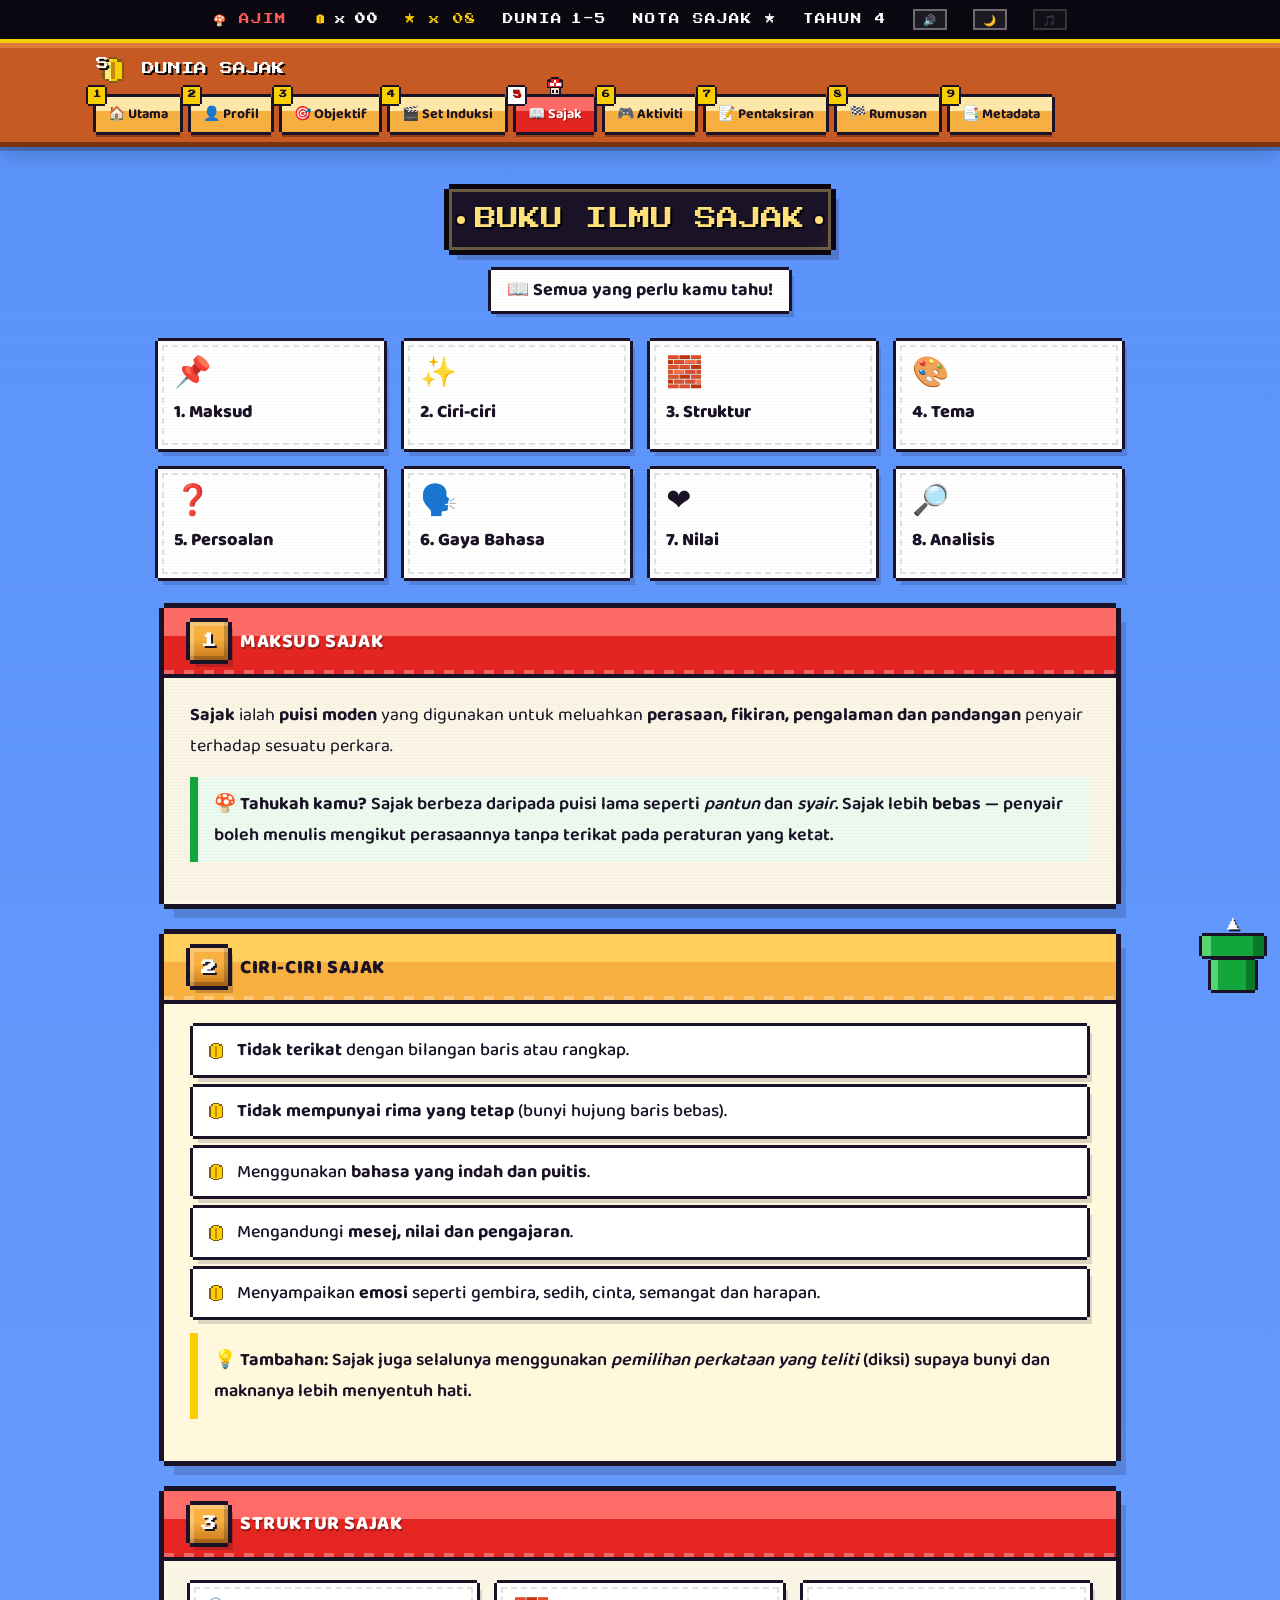
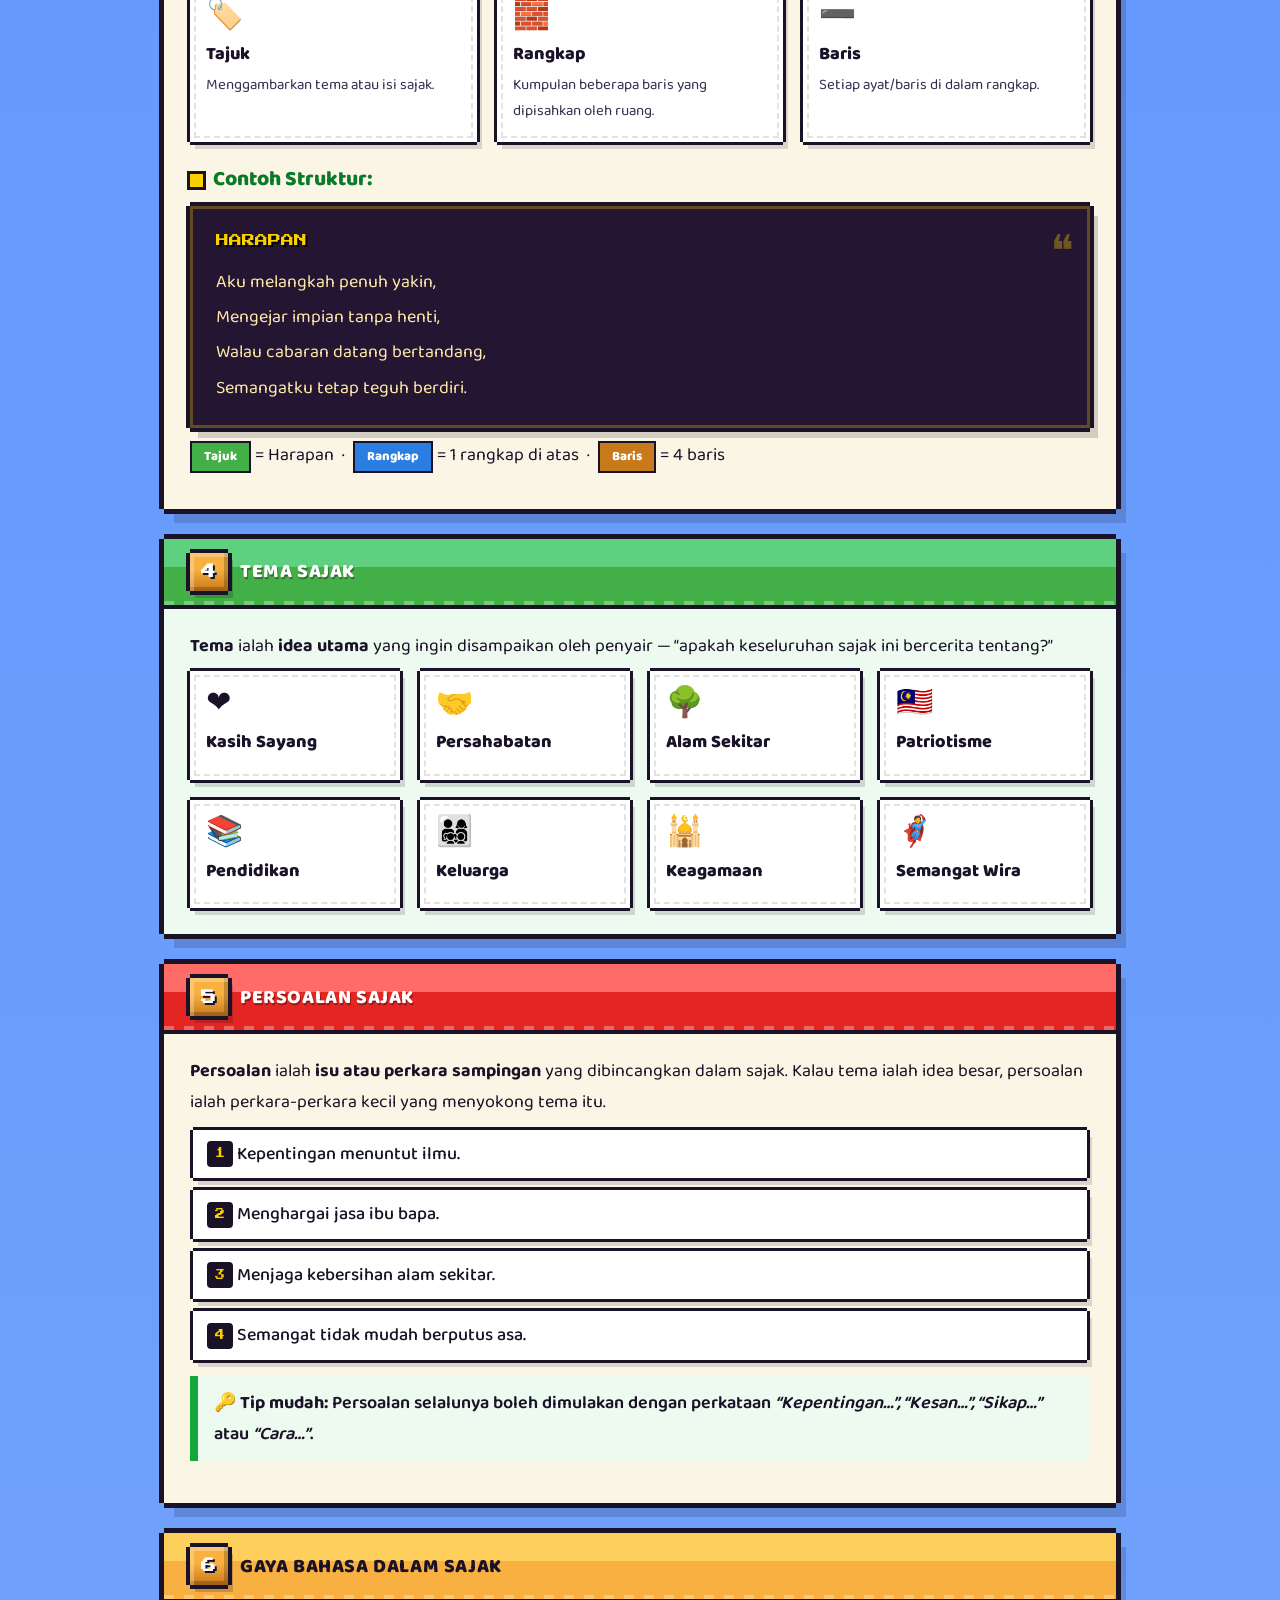
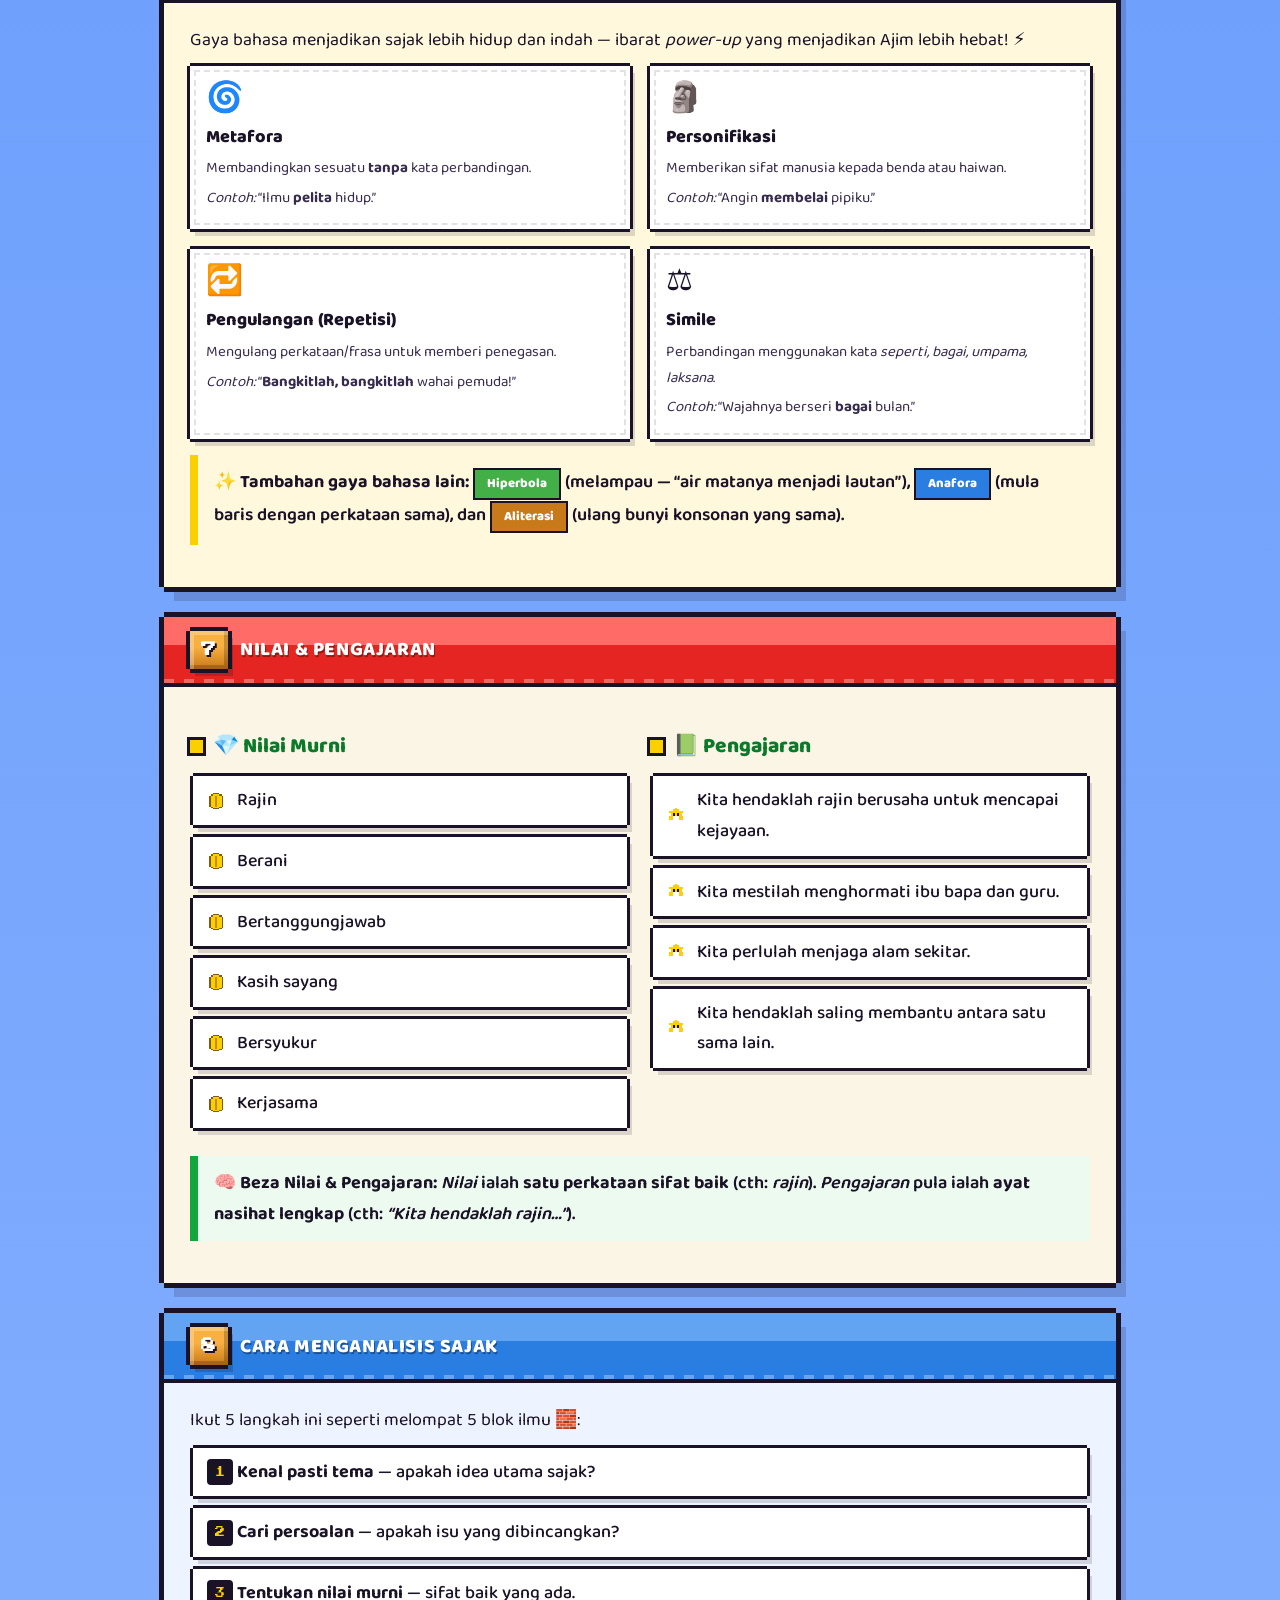
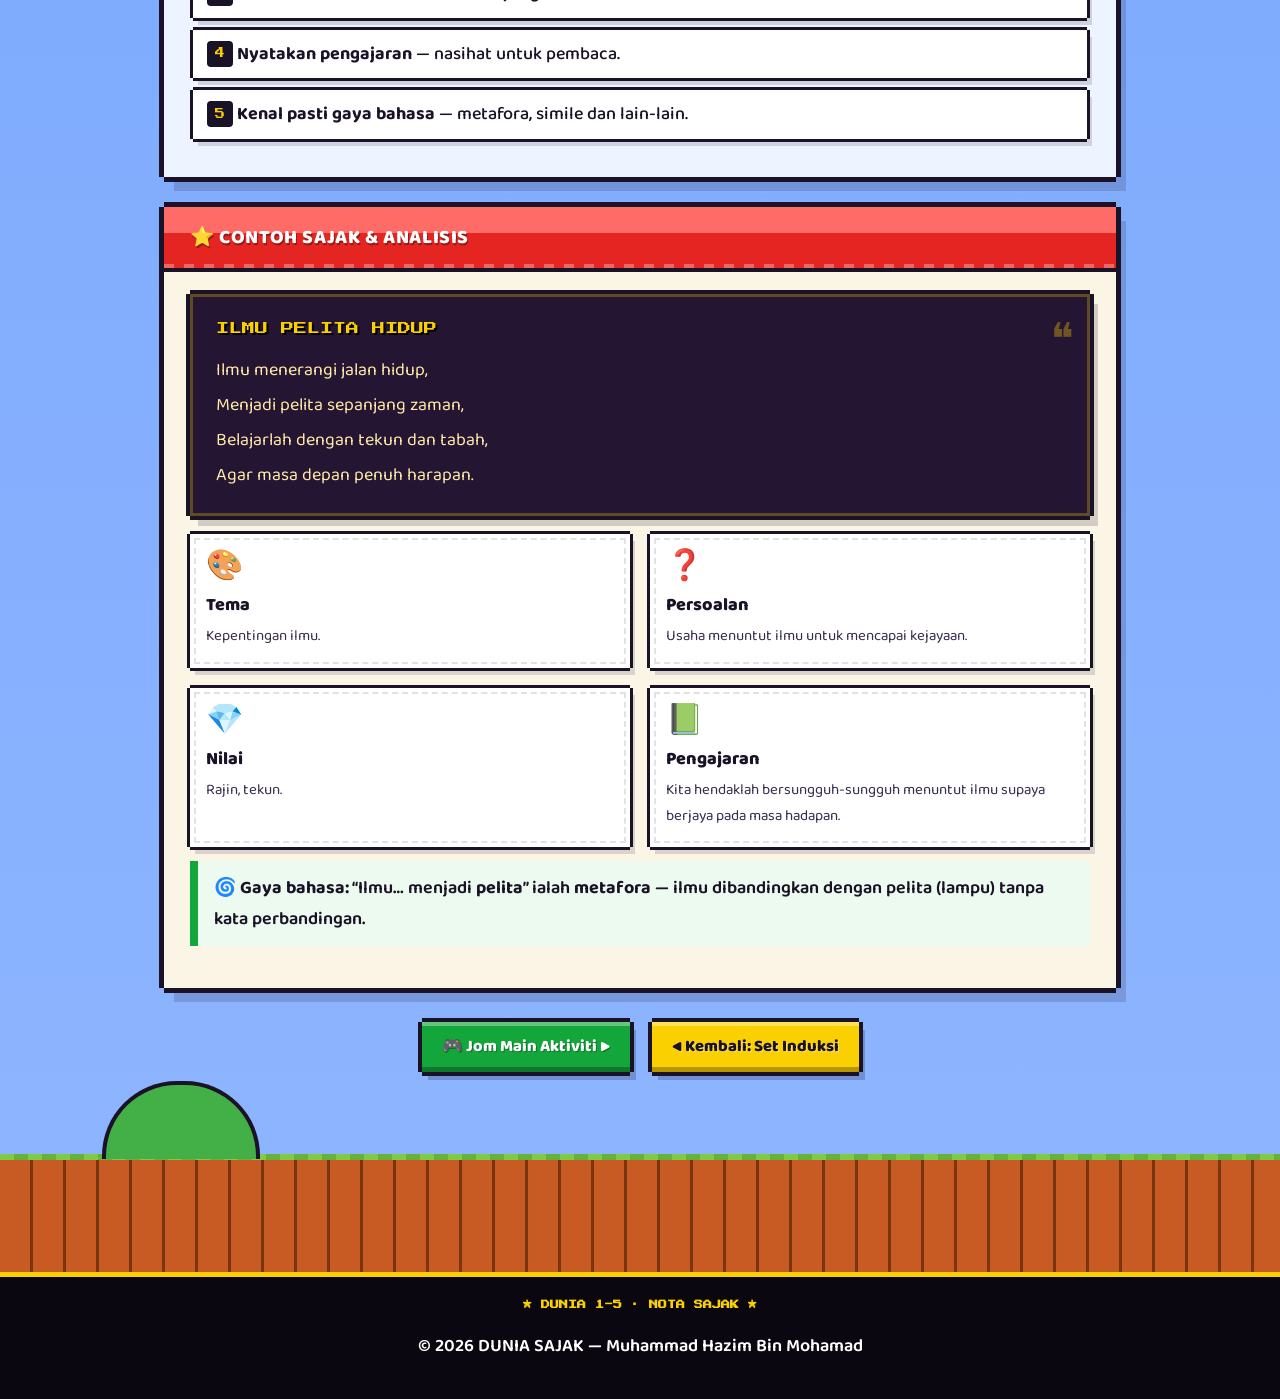
<file: sajak.html>
<!DOCTYPE html>
<html lang="ms">
<head>
<meta charset="UTF-8">
<meta name="viewport" content="width=device-width, initial-scale=1.0">
<title>DUNIA SAJAK — Nota Sajak</title>
<meta name="description" content="Nota lengkap tentang Sajak: maksud, ciri, struktur, tema, persoalan, gaya bahasa, nilai dan pengajaran.">
<link rel="preconnect" href="https://fonts.googleapis.com">
<link rel="preconnect" href="https://fonts.gstatic.com" crossorigin>
<link href="https://fonts.googleapis.com/css2?family=Baloo+2:wght@400;500;600;700;800&family=Press+Start+2P&display=swap" rel="stylesheet">
<link rel="stylesheet" href="style.css?v=4">
<link rel="icon" href="data:image/svg+xml,<svg xmlns='http://www.w3.org/2000/svg' viewBox='0 0 100 100'><text y='.9em' font-size='90'>🍄</text></svg>">
</head>
<body>

<div class="sky-decor" aria-hidden="true">
  <div class="cloud c1"></div><div class="cloud c2"></div>
  <div class="cloud c3"></div><div class="cloud c4"></div>
</div>

<div class="hud">
  <span class="mario-mini">🍄 AJIM</span>
  <span><span class="coin-mini"></span> x 08</span>
  <span>DUNIA <span class="blink">1-5</span></span>
  <span>NOTA SAJAK ★</span>
  <span>TAHUN 4</span>
</div>

<nav class="navbar">
  <div class="nav-inner">
    <a class="nav-brand" href="index.html"><span class="logo-coin">S</span> DUNIA&nbsp;SAJAK</a>
    <button class="nav-toggle" onclick="toggleNav()">☰ MENU</button>
    <div class="nav-links" id="navLinks">
      <a href="index.html">🏠 Utama</a>
      <a href="profil.html">👤 Profil</a>
      <a href="objektif.html">🎯 Objektif</a>
      <a href="set-induksi.html">🎬 Set Induksi</a>
      <a href="sajak.html">📖 Sajak</a>
      <a href="aktiviti.html">🎮 Aktiviti</a>
      <a href="pentaksiran.html">📝 Pentaksiran</a>
      <a href="rumusan.html">🏁 Rumusan</a>
      <a href="metadata.html">📑 Metadata</a>
    </div>
  </div>
</nav>

<main class="page">

  <div class="title-wrap reveal">
    <div class="section-title">BUKU ILMU SAJAK</div>
    <br><span class="section-sub">📖 Semua yang perlu kamu tahu!</span>
  </div>

  <!-- Menu blok pantas -->
  <section class="grid g4 reveal">
    <a class="info-card" href="#maksud" style="text-decoration:none;color:inherit"><div class="ic-icon">📌</div><h4>1. Maksud</h4></a>
    <a class="info-card" href="#ciri" style="text-decoration:none;color:inherit"><div class="ic-icon">✨</div><h4>2. Ciri-ciri</h4></a>
    <a class="info-card" href="#struktur" style="text-decoration:none;color:inherit"><div class="ic-icon">🧱</div><h4>3. Struktur</h4></a>
    <a class="info-card" href="#tema" style="text-decoration:none;color:inherit"><div class="ic-icon">🎨</div><h4>4. Tema</h4></a>
    <a class="info-card" href="#persoalan" style="text-decoration:none;color:inherit"><div class="ic-icon">❓</div><h4>5. Persoalan</h4></a>
    <a class="info-card" href="#gaya" style="text-decoration:none;color:inherit"><div class="ic-icon">🗣️</div><h4>6. Gaya Bahasa</h4></a>
    <a class="info-card" href="#nilai" style="text-decoration:none;color:inherit"><div class="ic-icon">❤️</div><h4>7. Nilai</h4></a>
    <a class="info-card" href="#analisis" style="text-decoration:none;color:inherit"><div class="ic-icon">🔎</div><h4>8. Analisis</h4></a>
  </section>

  <!-- 1. MAKSUD -->
  <section class="panel reveal" id="maksud">
    <h2><span class="qblock" style="width:38px;height:38px;font-size:15px">1</span> Maksud Sajak</h2>
    <p><strong>Sajak</strong> ialah <strong>puisi moden</strong> yang digunakan untuk
       meluahkan <strong>perasaan, fikiran, pengalaman dan pandangan</strong> penyair
       terhadap sesuatu perkara.</p>
    <div class="callout tip">
      🍄 <strong>Tahukah kamu?</strong> Sajak berbeza daripada puisi lama seperti
      <em>pantun</em> dan <em>syair</em>. Sajak lebih <strong>bebas</strong> — penyair
      boleh menulis mengikut perasaannya tanpa terikat pada peraturan yang ketat.
    </div>
  </section>

  <!-- 2. CIRI -->
  <section class="panel tan reveal" id="ciri">
    <h2><span class="qblock" style="width:38px;height:38px;font-size:15px">2</span> Ciri-ciri Sajak</h2>
    <ul class="tick-list">
      <li><strong>Tidak terikat</strong> dengan bilangan baris atau rangkap.</li>
      <li><strong>Tidak mempunyai rima yang tetap</strong> (bunyi hujung baris bebas).</li>
      <li>Menggunakan <strong>bahasa yang indah dan puitis</strong>.</li>
      <li>Mengandungi <strong>mesej, nilai dan pengajaran</strong>.</li>
      <li>Menyampaikan <strong>emosi</strong> seperti gembira, sedih, cinta, semangat dan harapan.</li>
    </ul>
    <div class="callout">
      💡 <strong>Tambahan:</strong> Sajak juga selalunya menggunakan <em>pemilihan
      perkataan yang teliti</em> (diksi) supaya bunyi dan maknanya lebih menyentuh hati.
    </div>
  </section>

  <!-- 3. STRUKTUR -->
  <section class="panel reveal" id="struktur">
    <h2><span class="qblock" style="width:38px;height:38px;font-size:15px">3</span> Struktur Sajak</h2>
    <div class="grid g3">
      <div class="info-card"><div class="ic-icon">🏷️</div><h4>Tajuk</h4><p>Menggambarkan tema atau isi sajak.</p></div>
      <div class="info-card"><div class="ic-icon">🧱</div><h4>Rangkap</h4><p>Kumpulan beberapa baris yang dipisahkan oleh ruang.</p></div>
      <div class="info-card"><div class="ic-icon">➖</div><h4>Baris</h4><p>Setiap ayat/baris di dalam rangkap.</p></div>
    </div>

    <h3>Contoh Struktur:</h3>
    <div class="poem-box">
      <div class="poem-title">HARAPAN</div>
      Aku melangkah penuh yakin,<br>
      Mengejar impian tanpa henti,<br>
      Walau cabaran datang bertandang,<br>
      Semangatku tetap teguh berdiri.
    </div>
    <p style="margin-top:12px"><span class="pill">Tajuk</span> = Harapan &nbsp;·&nbsp;
       <span class="pill" style="background:#2a7de1">Rangkap</span> = 1 rangkap di atas &nbsp;·&nbsp;
       <span class="pill" style="background:var(--block-d)">Baris</span> = 4 baris</p>
  </section>

  <!-- 4. TEMA -->
  <section class="panel mint reveal" id="tema">
    <h2><span class="qblock" style="width:38px;height:38px;font-size:15px">4</span> Tema Sajak</h2>
    <p><strong>Tema</strong> ialah <strong>idea utama</strong> yang ingin disampaikan
       oleh penyair — “apakah keseluruhan sajak ini bercerita tentang?”</p>
    <div class="grid g4">
      <div class="info-card"><div class="ic-icon">❤️</div><h4>Kasih Sayang</h4></div>
      <div class="info-card"><div class="ic-icon">🤝</div><h4>Persahabatan</h4></div>
      <div class="info-card"><div class="ic-icon">🌳</div><h4>Alam Sekitar</h4></div>
      <div class="info-card"><div class="ic-icon">🇲🇾</div><h4>Patriotisme</h4></div>
      <div class="info-card"><div class="ic-icon">📚</div><h4>Pendidikan</h4></div>
      <div class="info-card"><div class="ic-icon">👨‍👩‍👧‍👦</div><h4>Keluarga</h4></div>
      <div class="info-card"><div class="ic-icon">🕌</div><h4>Keagamaan</h4></div>
      <div class="info-card"><div class="ic-icon">🦸</div><h4>Semangat Wira</h4></div>
    </div>
  </section>

  <!-- 5. PERSOALAN -->
  <section class="panel reveal" id="persoalan">
    <h2><span class="qblock" style="width:38px;height:38px;font-size:15px">5</span> Persoalan Sajak</h2>
    <p><strong>Persoalan</strong> ialah <strong>isu atau perkara sampingan</strong>
       yang dibincangkan dalam sajak. Kalau tema ialah idea besar, persoalan ialah
       perkara-perkara kecil yang menyokong tema itu.</p>
    <ul class="tick-list coins">
      <li>Kepentingan menuntut ilmu.</li>
      <li>Menghargai jasa ibu bapa.</li>
      <li>Menjaga kebersihan alam sekitar.</li>
      <li>Semangat tidak mudah berputus asa.</li>
    </ul>
    <div class="callout tip">
      🔑 <strong>Tip mudah:</strong> Persoalan selalunya boleh dimulakan dengan
      perkataan <em>“Kepentingan…”, “Kesan…”, “Sikap…”</em> atau <em>“Cara…”</em>.
    </div>
  </section>

  <!-- 6. GAYA BAHASA -->
  <section class="panel tan reveal" id="gaya">
    <h2><span class="qblock" style="width:38px;height:38px;font-size:15px">6</span> Gaya Bahasa dalam Sajak</h2>
    <p>Gaya bahasa menjadikan sajak lebih hidup dan indah — ibarat <em>power-up</em>
       yang menjadikan Ajim lebih hebat! ⚡</p>

    <div class="grid g2">
      <div class="info-card">
        <div class="ic-icon">🌀</div>
        <h4>Metafora</h4>
        <p>Membandingkan sesuatu <strong>tanpa</strong> kata perbandingan.</p>
        <p><em>Contoh:</em> “Ilmu <strong>pelita</strong> hidup.”</p>
      </div>
      <div class="info-card">
        <div class="ic-icon">🗿</div>
        <h4>Personifikasi</h4>
        <p>Memberikan sifat manusia kepada benda atau haiwan.</p>
        <p><em>Contoh:</em> “Angin <strong>membelai</strong> pipiku.”</p>
      </div>
      <div class="info-card">
        <div class="ic-icon">🔁</div>
        <h4>Pengulangan (Repetisi)</h4>
        <p>Mengulang perkataan/frasa untuk memberi penegasan.</p>
        <p><em>Contoh:</em> “<strong>Bangkitlah, bangkitlah</strong> wahai pemuda!”</p>
      </div>
      <div class="info-card">
        <div class="ic-icon">⚖️</div>
        <h4>Simile</h4>
        <p>Perbandingan menggunakan kata <em>seperti, bagai, umpama, laksana</em>.</p>
        <p><em>Contoh:</em> “Wajahnya berseri <strong>bagai</strong> bulan.”</p>
      </div>
    </div>

    <div class="callout">
      ✨ <strong>Tambahan gaya bahasa lain:</strong>
      <span class="pill">Hiperbola</span> (melampau — “air matanya menjadi lautan”),
      <span class="pill" style="background:#2a7de1">Anafora</span> (mula baris dengan
      perkataan sama), dan <span class="pill" style="background:var(--block-d)">Aliterasi</span>
      (ulang bunyi konsonan yang sama).
    </div>
  </section>

  <!-- 7. NILAI & PENGAJARAN -->
  <section class="panel reveal" id="nilai">
    <h2><span class="qblock" style="width:38px;height:38px;font-size:15px">7</span> Nilai &amp; Pengajaran</h2>
    <div class="grid g2">
      <div>
        <h3>💎 Nilai Murni</h3>
        <ul class="tick-list">
          <li>Rajin</li><li>Berani</li><li>Bertanggungjawab</li>
          <li>Kasih sayang</li><li>Bersyukur</li><li>Kerjasama</li>
        </ul>
      </div>
      <div>
        <h3>📗 Pengajaran</h3>
        <ul class="tick-list stars">
          <li>Kita hendaklah rajin berusaha untuk mencapai kejayaan.</li>
          <li>Kita mestilah menghormati ibu bapa dan guru.</li>
          <li>Kita perlulah menjaga alam sekitar.</li>
          <li>Kita hendaklah saling membantu antara satu sama lain.</li>
        </ul>
      </div>
    </div>
    <div class="callout tip">
      🧠 <strong>Beza Nilai &amp; Pengajaran:</strong> <em>Nilai</em> ialah
      <strong>satu perkataan sifat baik</strong> (cth: <em>rajin</em>). <em>Pengajaran</em>
      pula ialah <strong>ayat nasihat lengkap</strong> (cth: <em>“Kita hendaklah rajin…”</em>).
    </div>
  </section>

  <!-- 8. CARA ANALISIS -->
  <section class="panel sky reveal" id="analisis">
    <h2><span class="qblock" style="width:38px;height:38px;font-size:15px">8</span> Cara Menganalisis Sajak</h2>
    <p>Ikut 5 langkah ini seperti melompat 5 blok ilmu 🧱:</p>
    <ol class="tick-list coins">
      <li><strong>Kenal pasti tema</strong> — apakah idea utama sajak?</li>
      <li><strong>Cari persoalan</strong> — apakah isu yang dibincangkan?</li>
      <li><strong>Tentukan nilai murni</strong> — sifat baik yang ada.</li>
      <li><strong>Nyatakan pengajaran</strong> — nasihat untuk pembaca.</li>
      <li><strong>Kenal pasti gaya bahasa</strong> — metafora, simile dan lain-lain.</li>
    </ol>
  </section>

  <!-- 9. CONTOH SAJAK -->
  <section class="panel reveal" id="contoh">
    <h2>⭐ Contoh Sajak &amp; Analisis</h2>
    <div class="poem-box">
      <div class="poem-title">ILMU PELITA HIDUP</div>
      Ilmu menerangi jalan hidup,<br>
      Menjadi pelita sepanjang zaman,<br>
      Belajarlah dengan tekun dan tabah,<br>
      Agar masa depan penuh harapan.
    </div>

    <div class="grid g2" style="margin-top:18px">
      <div class="info-card"><div class="ic-icon">🎨</div><h4>Tema</h4><p>Kepentingan ilmu.</p></div>
      <div class="info-card"><div class="ic-icon">❓</div><h4>Persoalan</h4><p>Usaha menuntut ilmu untuk mencapai kejayaan.</p></div>
      <div class="info-card"><div class="ic-icon">💎</div><h4>Nilai</h4><p>Rajin, tekun.</p></div>
      <div class="info-card"><div class="ic-icon">📗</div><h4>Pengajaran</h4><p>Kita hendaklah bersungguh-sungguh menuntut ilmu supaya berjaya pada masa hadapan.</p></div>
    </div>
    <div class="callout tip" style="margin-top:14px">
      🌀 <strong>Gaya bahasa:</strong> “Ilmu… menjadi <strong>pelita</strong>” ialah
      <strong>metafora</strong> — ilmu dibandingkan dengan pelita (lampu) tanpa kata perbandingan.
    </div>
  </section>

  <div class="btn-row reveal">
    <a class="btn green" href="aktiviti.html">🎮 Jom Main Aktiviti ▶</a>
    <a class="btn gold" href="set-induksi.html">◀ Kembali: Set Induksi</a>
  </div>

</main>

<div class="ground-strip" aria-hidden="true"></div>

<footer class="footer">
  <div class="foot-mini">★ DUNIA 1-5 · NOTA SAJAK ★</div>
  <p>© 2026 DUNIA SAJAK — Muhammad Hazim Bin Mohamad</p>
</footer>

<script src="main.js?v=4"></script>
</body>
</html>
</file>
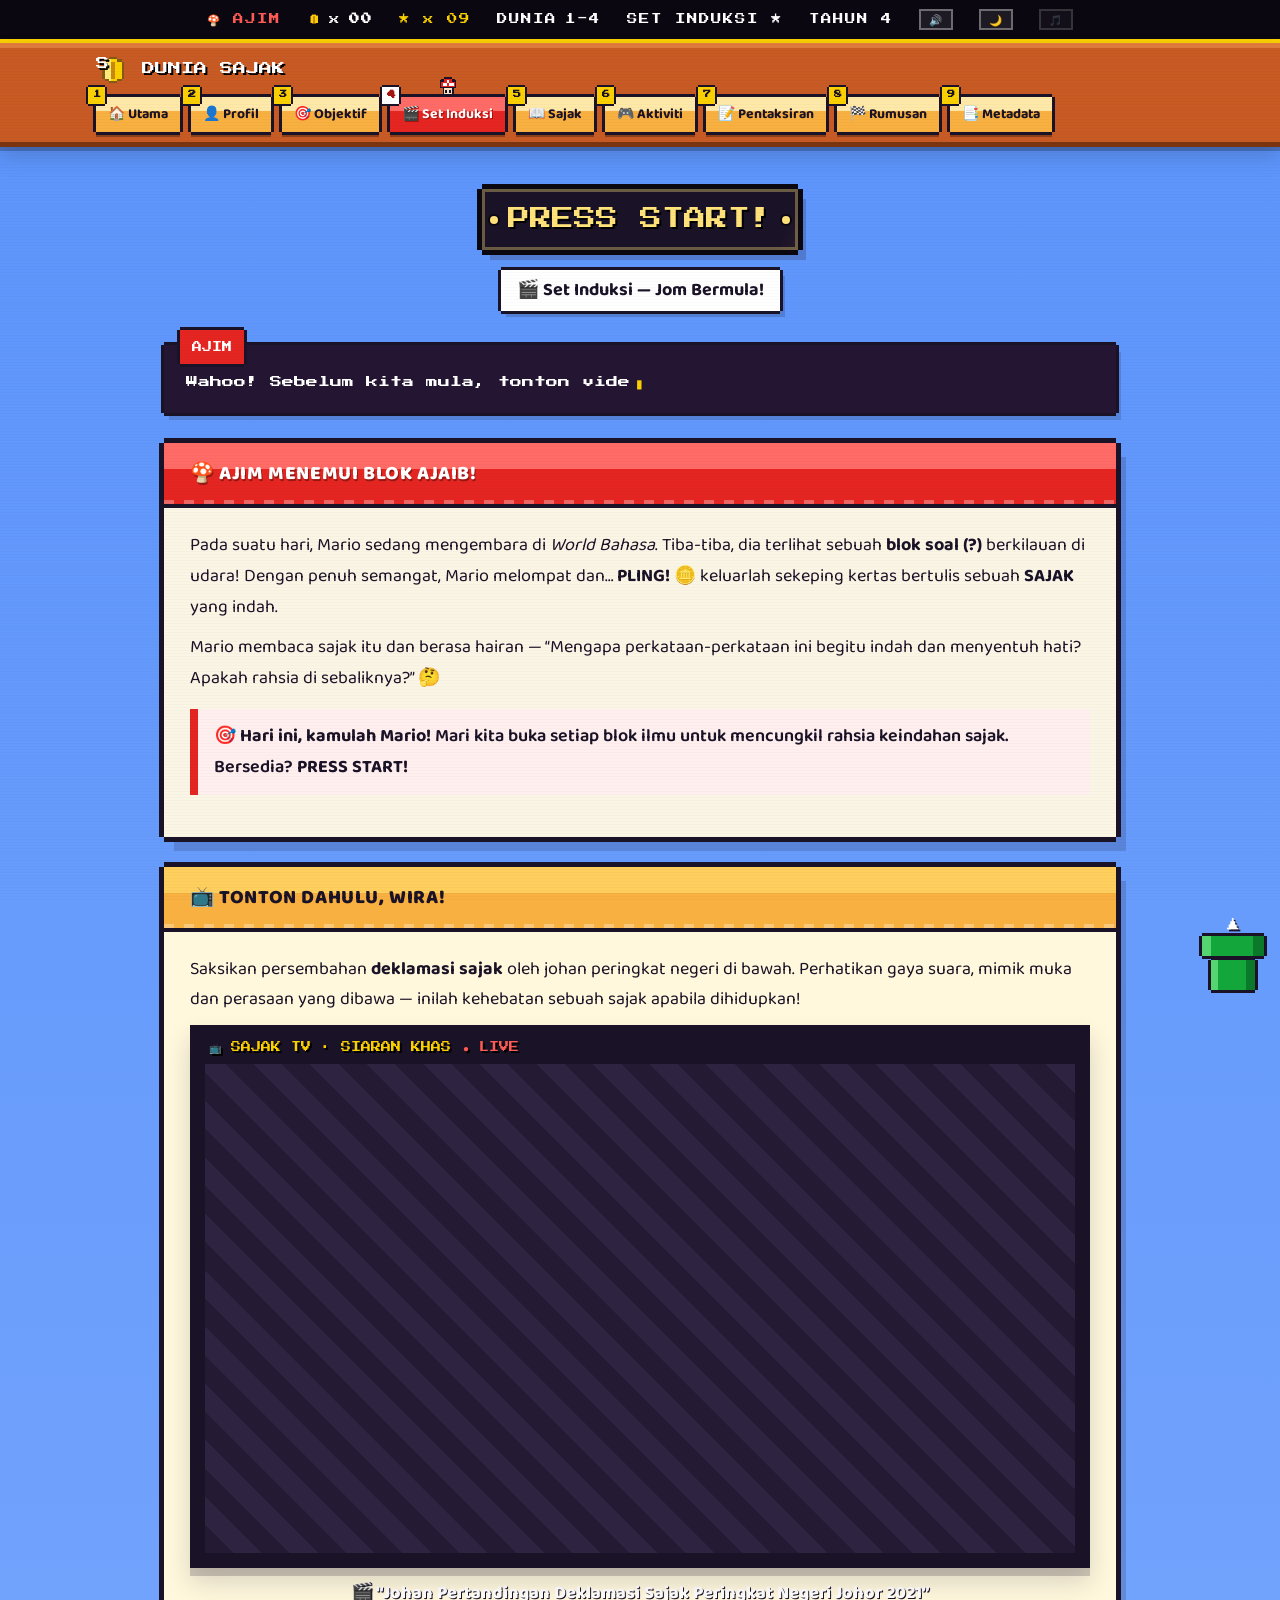
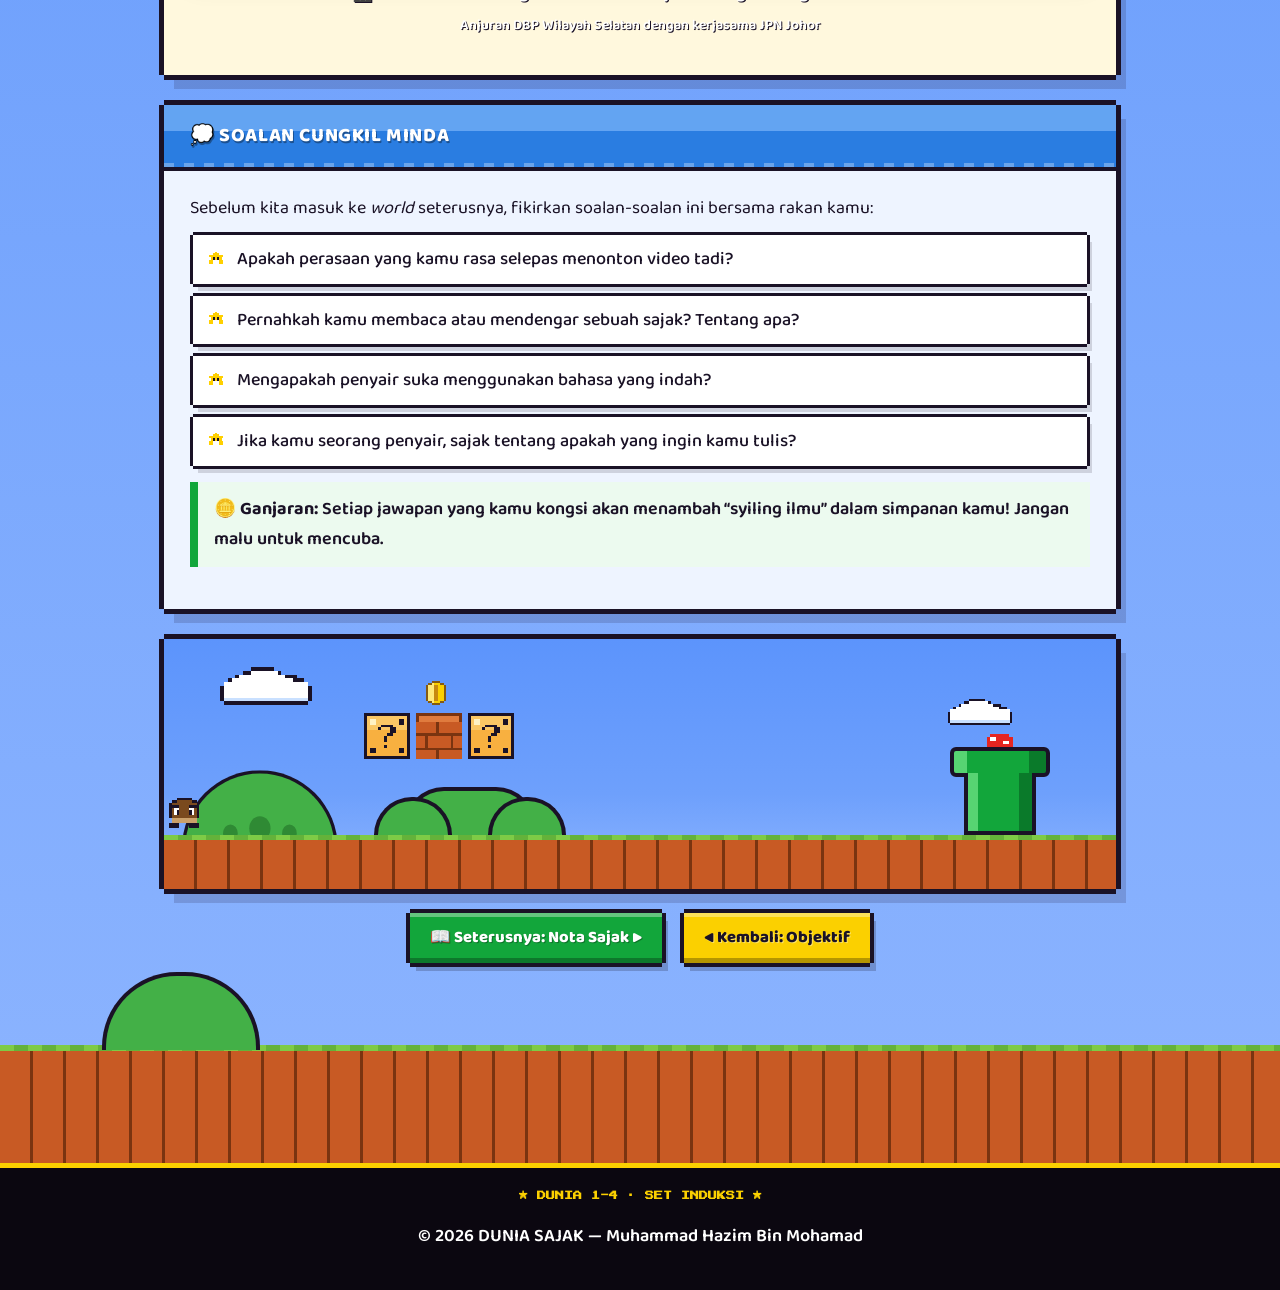
<file: set-induksi.html>
<!DOCTYPE html>
<html lang="ms">
<head>
<meta charset="UTF-8">
<meta name="viewport" content="width=device-width, initial-scale=1.0">
<title>DUNIA SAJAK — Set Induksi</title>
<meta name="description" content="Set induksi bertema Super Mario untuk memulakan pembelajaran Sajak.">
<link rel="preconnect" href="https://fonts.googleapis.com">
<link rel="preconnect" href="https://fonts.gstatic.com" crossorigin>
<link href="https://fonts.googleapis.com/css2?family=Baloo+2:wght@400;500;600;700;800&family=Press+Start+2P&display=swap" rel="stylesheet">
<link rel="stylesheet" href="style.css?v=4">
<link rel="icon" href="data:image/svg+xml,<svg xmlns='http://www.w3.org/2000/svg' viewBox='0 0 100 100'><text y='.9em' font-size='90'>🍄</text></svg>">
</head>
<body>

<div class="sky-decor" aria-hidden="true">
  <div class="cloud c1"></div><div class="cloud c2"></div>
  <div class="cloud c3"></div><div class="cloud c4"></div>
</div>

<div class="hud">
  <span class="mario-mini">🍄 AJIM</span>
  <span><span class="coin-mini"></span> x 08</span>
  <span>DUNIA <span class="blink">1-4</span></span>
  <span>SET INDUKSI ★</span>
  <span>TAHUN 4</span>
</div>

<nav class="navbar">
  <div class="nav-inner">
    <a class="nav-brand" href="index.html"><span class="logo-coin">S</span> DUNIA&nbsp;SAJAK</a>
    <button class="nav-toggle" onclick="toggleNav()">☰ MENU</button>
    <div class="nav-links" id="navLinks">
      <a href="index.html">🏠 Utama</a>
      <a href="profil.html">👤 Profil</a>
      <a href="objektif.html">🎯 Objektif</a>
      <a href="set-induksi.html">🎬 Set Induksi</a>
      <a href="sajak.html">📖 Sajak</a>
      <a href="aktiviti.html">🎮 Aktiviti</a>
      <a href="pentaksiran.html">📝 Pentaksiran</a>
      <a href="rumusan.html">🏁 Rumusan</a>
      <a href="metadata.html">📑 Metadata</a>
    </div>
  </div>
</nav>

<main class="page">

  <div class="title-wrap reveal">
    <div class="section-title">PRESS START!</div>
    <br><span class="section-sub">🎬 Set Induksi — Jom Bermula!</span>
  </div>

  <!-- DIALOG MARIO -->
  <section class="dialogue reveal" aria-label="Mesej Mario">
    <span class="dlg-name">AJIM</span>
    <p class="typewriter" data-text="Wahoo! Sebelum kita mula, tonton video di bawah dan fikirkan... apakah rahsia yang membuatkan sebuah sajak begitu indah?"></p>
  </section>

  <!-- CERITA PEMBUKA -->
  <section class="panel reveal">
    <h2>🍄 Ajim Menemui Blok Ajaib!</h2>
    <p>
      Pada suatu hari, Mario sedang mengembara di <em>World Bahasa</em>. Tiba-tiba,
      dia terlihat sebuah <strong>blok soal (?)</strong> berkilauan di udara! Dengan
      penuh semangat, Mario melompat dan… <strong>PLING!</strong> 🪙 keluarlah sekeping
      kertas bertulis sebuah <strong>SAJAK</strong> yang indah.
    </p>
    <p>
      Mario membaca sajak itu dan berasa hairan — “Mengapa perkataan-perkataan ini
      begitu indah dan menyentuh hati? Apakah rahsia di sebaliknya?” 🤔
    </p>
    <div class="callout warn">
      🎯 <strong>Hari ini, kamulah Mario!</strong> Mari kita buka setiap blok ilmu
      untuk mencungkil rahsia keindahan sajak. Bersedia? <strong>PRESS START!</strong>
    </div>
  </section>

  <!-- RUANG VIDEO -->
  <section class="panel tan reveal">
    <h2>📺 Tonton Dahulu, Wira!</h2>
    <p>Saksikan persembahan <strong>deklamasi sajak</strong> oleh johan peringkat negeri di
       bawah. Perhatikan gaya suara, mimik muka dan perasaan yang dibawa — inilah kehebatan
       sebuah sajak apabila dihidupkan!</p>

    <div class="video-frame">
      <span class="tv-label">📺 SAJAK TV · SIARAN KHAS</span>
      <div class="ratio">
        <iframe src="https://www.youtube.com/embed/P67wqpOHOkE"
                title="Video Set Induksi — Sajak"
                allow="accelerometer; autoplay; clipboard-write; encrypted-media; gyroscope; picture-in-picture; web-share"
                referrerpolicy="strict-origin-when-cross-origin"
                allowfullscreen></iframe>
      </div>
    </div>
    <p class="video-cap">🎬 “Johan Pertandingan Deklamasi Sajak Peringkat Negeri Johor 2021”<br>
       <span style="font-size:14px;font-weight:600">Anjuran DBP Wilayah Selatan dengan kerjasama JPN Johor</span></p>
  </section>

  <!-- SOALAN CUNGKIL MINDA -->
  <section class="panel sky reveal">
    <h2>💭 Soalan Cungkil Minda</h2>
    <p>Sebelum kita masuk ke <em>world</em> seterusnya, fikirkan soalan-soalan ini
       bersama rakan kamu:</p>
    <ul class="tick-list stars">
      <li>Apakah perasaan yang kamu rasa selepas menonton video tadi?</li>
      <li>Pernahkah kamu membaca atau mendengar sebuah sajak? Tentang apa?</li>
      <li>Mengapakah penyair suka menggunakan bahasa yang indah?</li>
      <li>Jika kamu seorang penyair, sajak tentang apakah yang ingin kamu tulis?</li>
    </ul>
    <div class="callout tip">
      🪙 <strong>Ganjaran:</strong> Setiap jawapan yang kamu kongsi akan menambah
      “syiling ilmu” dalam simpanan kamu! Jangan malu untuk mencuba.
    </div>
  </section>

  <!-- Adegan mini: kutip syiling sebelum meneruskan! -->
  <section class="level-scene mini reveal" aria-hidden="true">
    <div class="ls-cloud" style="top:20px; left:56px"></div>
    <div class="ls-cloud" style="top:46px; right:90px; transform:scale(.7)"></div>
    <div class="ls-hill" style="left:18px"></div>
    <div class="ls-bush" style="left:240px"></div>
    <div class="ls-blocks" style="left:200px; bottom:130px">
      <span class="spr spr-qblock"></span>
      <span class="spr spr-brick"></span>
      <span class="spr spr-qblock"></span>
    </div>
    <span class="spr spr-coin ls-pop" style="left:256px; bottom:180px; width:32px; height:32px"></span>
    <div class="ls-pipe" style="right:70px"></div>
    <span class="spr spr-goomba ls-goomba"></span>
    <div class="ls-ground"></div>
  </section>

  <div class="btn-row reveal">
    <a class="btn green" href="sajak.html">📖 Seterusnya: Nota Sajak ▶</a>
    <a class="btn gold" href="objektif.html">◀ Kembali: Objektif</a>
  </div>

</main>

<div class="ground-strip" aria-hidden="true"></div>

<footer class="footer">
  <div class="foot-mini">★ DUNIA 1-4 · SET INDUKSI ★</div>
  <p>© 2026 DUNIA SAJAK — Muhammad Hazim Bin Mohamad</p>
</footer>

<script src="main.js?v=4"></script>
</body>
</html>
</file>
<file: style.css>
/* =========================================================
   SAJAK WORLD — Tema Super Mario (Edisi Pro)
   Reka bentuk 8-bit / NES: sprite pixel, adegan level,
   panel tetingkap permainan, butang pixel 3D, tekstur CRT.
   ========================================================= */

/* ---------- Palet & pemboleh ubah ---------- */
:root{
  --sky:        #5c94fc;
  --sky-2:      #6ea0fc;
  --sky-3:      #8fb6ff;
  --mario:      #e52521;
  --mario-d:    #a5140f;
  --luigi:      #43b047;
  --luigi-d:    #2f8a34;
  --pipe:       #12a63b;
  --pipe-d:     #0a7a2a;
  --pipe-l:     #57d472;
  --coin:       #fbd000;
  --coin-d:     #c8890f;
  --brick:      #c85a24;
  --brick-d:    #7a3410;
  --brick-l:    #e07b3e;
  --block:      #f8b040;
  --block-d:    #c8791a;
  --ink:        #1a1226;
  --ink-2:      #372b4d;
  --paper:      #fbf5e6;
  --paper-2:    #fff8dd;
  --line:       #e4d9bd;
  --white:      #ffffff;

  --edge: 4px solid var(--ink);
  --hard: 0 6px 0 rgba(26,18,38,.22);
  --hard-lg: 0 8px 0 rgba(26,18,38,.20), 0 14px 24px rgba(26,18,38,.16);

  --pixel: 'Press Start 2P', 'Courier New', monospace;
  --body:  'Baloo 2', 'Trebuchet MS', system-ui, sans-serif;
}

/* ---------- Asas ---------- */
*{ box-sizing: border-box; }
html{ scroll-behavior: smooth; }
body{
  margin: 0;
  font-family: var(--body);
  font-size: 18px;
  line-height: 1.7;
  color: var(--ink);
  position: relative;
  background: linear-gradient(180deg, var(--sky) 0%, var(--sky-2) 50%, var(--sky-3) 100%);
  min-height: 100vh;
  overflow-x: clip;
}
/* Tekstur skrin CRT halus */
body::after{
  content:""; position: fixed; inset: 0; z-index: 9999; pointer-events: none;
  background: repeating-linear-gradient(0deg, rgba(0,0,0,.035) 0 1px, transparent 1px 3px);
  mix-blend-mode: multiply; opacity: .5;
}
img{ max-width: 100%; display: block; }
a{ color: var(--mario-d); }
::selection{ background: var(--coin); color: var(--ink); }

/* ---------- SPRITE PIXEL (SVG data URI) ---------- */
.spr{
  display: inline-block;
  background-repeat: no-repeat;
  background-position: center;
  background-size: contain;
  image-rendering: pixelated;
  image-rendering: crisp-edges;
  vertical-align: middle;
  width: 32px; height: 32px;
  flex: none;
}
.spr.lg{ width: 56px; height: 56px; }
.spr.xl{ width: 84px; height: 84px; }
.spr.sm{ width: 24px; height: 24px; }

/* Syiling */
.spr-coin{ background-image: url("data:image/svg+xml,<svg xmlns='http://www.w3.org/2000/svg' viewBox='0 0 16 16' shape-rendering='crispEdges'><rect x='6' y='2' width='4' height='1' fill='%23845a12'/><rect x='4' y='3' width='2' height='1' fill='%23845a12'/><rect x='10' y='3' width='2' height='1' fill='%23845a12'/><rect x='3' y='4' width='1' height='8' fill='%23845a12'/><rect x='12' y='4' width='1' height='8' fill='%23845a12'/><rect x='4' y='12' width='2' height='1' fill='%23845a12'/><rect x='10' y='12' width='2' height='1' fill='%23845a12'/><rect x='6' y='13' width='4' height='1' fill='%23845a12'/><rect x='4' y='4' width='8' height='8' fill='%23fbd000'/><rect x='6' y='3' width='4' height='10' fill='%23fbd000'/><rect x='4' y='4' width='2' height='8' fill='%23ffe97a'/><rect x='6' y='3' width='1' height='10' fill='%23ffe97a'/><rect x='7' y='4' width='2' height='8' fill='%23c8890f'/></svg>"); }

/* Super Mushroom */
.spr-mushroom{ background-image: url("data:image/svg+xml,<svg xmlns='http://www.w3.org/2000/svg' viewBox='0 0 16 16' shape-rendering='crispEdges'><rect x='5' y='1' width='6' height='1' fill='%231a1226'/><rect x='3' y='2' width='10' height='1' fill='%231a1226'/><rect x='2' y='3' width='12' height='1' fill='%231a1226'/><rect x='2' y='4' width='1' height='5' fill='%231a1226'/><rect x='13' y='4' width='1' height='5' fill='%231a1226'/><rect x='3' y='8' width='10' height='1' fill='%231a1226'/><rect x='3' y='4' width='10' height='4' fill='%23e52521'/><rect x='5' y='2' width='6' height='2' fill='%23e52521'/><rect x='4' y='5' width='3' height='2' fill='%23fff'/><rect x='9' y='5' width='3' height='2' fill='%23fff'/><rect x='7' y='3' width='2' height='2' fill='%23fff'/><rect x='4' y='9' width='1' height='5' fill='%231a1226'/><rect x='11' y='9' width='1' height='5' fill='%231a1226'/><rect x='5' y='13' width='6' height='1' fill='%231a1226'/><rect x='5' y='9' width='6' height='4' fill='%23f6e3c5'/><rect x='6' y='10' width='1' height='2' fill='%231a1226'/><rect x='9' y='10' width='1' height='2' fill='%231a1226'/></svg>"); }

/* 1-UP (hijau) */
.spr-1up{ background-image: url("data:image/svg+xml,<svg xmlns='http://www.w3.org/2000/svg' viewBox='0 0 16 16' shape-rendering='crispEdges'><rect x='5' y='1' width='6' height='1' fill='%231a1226'/><rect x='3' y='2' width='10' height='1' fill='%231a1226'/><rect x='2' y='3' width='12' height='1' fill='%231a1226'/><rect x='2' y='4' width='1' height='5' fill='%231a1226'/><rect x='13' y='4' width='1' height='5' fill='%231a1226'/><rect x='3' y='8' width='10' height='1' fill='%231a1226'/><rect x='3' y='4' width='10' height='4' fill='%2343b047'/><rect x='5' y='2' width='6' height='2' fill='%2343b047'/><rect x='4' y='5' width='3' height='2' fill='%23fff'/><rect x='9' y='5' width='3' height='2' fill='%23fff'/><rect x='7' y='3' width='2' height='2' fill='%23fff'/><rect x='4' y='9' width='1' height='5' fill='%231a1226'/><rect x='11' y='9' width='1' height='5' fill='%231a1226'/><rect x='5' y='13' width='6' height='1' fill='%231a1226'/><rect x='5' y='9' width='6' height='4' fill='%23f6e3c5'/><rect x='6' y='10' width='1' height='2' fill='%231a1226'/><rect x='9' y='10' width='1' height='2' fill='%231a1226'/></svg>"); }

/* Bintang */
.spr-star{ background-image: url("data:image/svg+xml,<svg xmlns='http://www.w3.org/2000/svg' viewBox='0 0 16 16' shape-rendering='crispEdges'><rect x='7' y='1' width='2' height='1' fill='%231a1226'/><rect x='6' y='2' width='4' height='1' fill='%231a1226'/><rect x='6' y='3' width='4' height='1' fill='%231a1226'/><rect x='1' y='4' width='14' height='1' fill='%231a1226'/><rect x='2' y='5' width='12' height='1' fill='%231a1226'/><rect x='3' y='6' width='10' height='2' fill='%231a1226'/><rect x='3' y='8' width='4' height='1' fill='%231a1226'/><rect x='9' y='8' width='4' height='1' fill='%231a1226'/><rect x='2' y='9' width='4' height='2' fill='%231a1226'/><rect x='10' y='9' width='4' height='2' fill='%231a1226'/><rect x='7' y='2' width='2' height='1' fill='%23ffd000'/><rect x='6' y='3' width='4' height='1' fill='%23ffd000'/><rect x='3' y='4' width='10' height='1' fill='%23ffd000'/><rect x='3' y='5' width='10' height='1' fill='%23ffd000'/><rect x='4' y='6' width='8' height='2' fill='%23ffd000'/><rect x='4' y='8' width='2' height='1' fill='%23ffd000'/><rect x='10' y='8' width='2' height='1' fill='%23ffd000'/><rect x='3' y='9' width='3' height='2' fill='%23ffd000'/><rect x='10' y='9' width='3' height='2' fill='%23ffd000'/><rect x='6' y='6' width='1' height='2' fill='%231a1226'/><rect x='9' y='6' width='1' height='2' fill='%231a1226'/></svg>"); }

/* Goomba */
.spr-goomba{ background-image: url("data:image/svg+xml,<svg xmlns='http://www.w3.org/2000/svg' viewBox='0 0 16 16' shape-rendering='crispEdges'><rect x='5' y='1' width='6' height='1' fill='%231a1226'/><rect x='3' y='2' width='10' height='1' fill='%231a1226'/><rect x='2' y='3' width='12' height='6' fill='%237a4a1e'/><rect x='5' y='2' width='6' height='1' fill='%237a4a1e'/><rect x='2' y='3' width='1' height='6' fill='%231a1226'/><rect x='13' y='3' width='1' height='6' fill='%231a1226'/><rect x='3' y='9' width='10' height='2' fill='%23caa06a'/><rect x='4' y='5' width='2' height='3' fill='%23fff'/><rect x='10' y='5' width='2' height='3' fill='%23fff'/><rect x='5' y='6' width='1' height='2' fill='%231a1226'/><rect x='10' y='6' width='1' height='2' fill='%231a1226'/><rect x='3' y='4' width='3' height='1' fill='%231a1226'/><rect x='10' y='4' width='3' height='1' fill='%231a1226'/><rect x='2' y='11' width='4' height='2' fill='%231a1226'/><rect x='10' y='11' width='4' height='2' fill='%231a1226'/></svg>"); }

/* Blok soal (?) — sprite untuk adegan */
.spr-qblock{ background-image: url("data:image/svg+xml,<svg xmlns='http://www.w3.org/2000/svg' viewBox='0 0 16 16' shape-rendering='crispEdges'><rect x='0' y='0' width='16' height='16' fill='%231a1226'/><rect x='1' y='1' width='14' height='14' fill='%23f8b040'/><rect x='1' y='1' width='14' height='5' fill='%23fac765'/><rect x='2' y='2' width='2' height='2' fill='%23fff2c4'/><rect x='12' y='2' width='2' height='2' fill='%231a1226'/><rect x='2' y='12' width='2' height='2' fill='%231a1226'/><rect x='12' y='12' width='2' height='2' fill='%231a1226'/><rect x='6' y='4' width='4' height='1' fill='%231a1226'/><rect x='5' y='5' width='1' height='1' fill='%231a1226'/><rect x='9' y='5' width='2' height='2' fill='%231a1226'/><rect x='8' y='7' width='2' height='1' fill='%231a1226'/><rect x='7' y='8' width='1' height='2' fill='%231a1226'/><rect x='7' y='11' width='1' height='1' fill='%231a1226'/></svg>"); }

/* Bata */
.spr-brick{ background-image: url("data:image/svg+xml,<svg xmlns='http://www.w3.org/2000/svg' viewBox='0 0 16 16' shape-rendering='crispEdges'><rect x='0' y='0' width='16' height='16' fill='%237a3410'/><rect x='1' y='1' width='14' height='2' fill='%23e07b3e'/><rect x='0' y='3' width='7' height='4' fill='%23c85a24'/><rect x='8' y='3' width='8' height='4' fill='%23c85a24'/><rect x='0' y='8' width='3' height='4' fill='%23c85a24'/><rect x='4' y='8' width='8' height='4' fill='%23c85a24'/><rect x='13' y='8' width='3' height='4' fill='%23c85a24'/><rect x='0' y='13' width='7' height='3' fill='%23c85a24'/><rect x='8' y='13' width='8' height='3' fill='%23c85a24'/></svg>"); }

/* Awan */
.spr-cloud{ background-image: url("data:image/svg+xml,<svg xmlns='http://www.w3.org/2000/svg' viewBox='0 0 24 14' shape-rendering='crispEdges'><rect x='8' y='2' width='6' height='1' fill='%231a1226'/><rect x='6' y='3' width='10' height='1' fill='%231a1226'/><rect x='4' y='4' width='4' height='1' fill='%231a1226'/><rect x='14' y='4' width='6' height='1' fill='%231a1226'/><rect x='2' y='5' width='4' height='1' fill='%231a1226'/><rect x='18' y='5' width='4' height='1' fill='%231a1226'/><rect x='1' y='6' width='22' height='1' fill='%231a1226'/><rect x='0' y='7' width='24' height='4' fill='%231a1226'/><rect x='1' y='11' width='22' height='1' fill='%231a1226'/><rect x='8' y='3' width='7' height='1' fill='%23fff'/><rect x='5' y='4' width='12' height='1' fill='%23fff'/><rect x='3' y='5' width='16' height='1' fill='%23fff'/><rect x='1' y='6' width='22' height='4' fill='%23fff'/><rect x='1' y='10' width='22' height='1' fill='%23c9e0ff'/></svg>"); }

/* Bendera (kepala tiang) */
.spr-flag{ background-image: url("data:image/svg+xml,<svg xmlns='http://www.w3.org/2000/svg' viewBox='0 0 16 16' shape-rendering='crispEdges'><rect x='2' y='2' width='2' height='12' fill='%23e6f0f2'/><rect x='2' y='2' width='1' height='12' fill='%23b9cccf'/><rect x='1' y='1' width='4' height='1' fill='%232f8a34'/><rect x='4' y='4' width='9' height='5' fill='%2312a63b'/><rect x='13' y='5' width='2' height='3' fill='%2312a63b'/><rect x='6' y='5' width='2' height='2' fill='%23fff'/></svg>"); }

/* ---------- Awan latar (lapisan absolut, menatal bersama) ---------- */
.sky-decor{
  position: absolute; top: 0; left: 0; width: 100%; height: 100%;
  z-index: 0; pointer-events: none; overflow: hidden;
}
.cloud{
  position: absolute; left: -180px; width: 132px; height: 78px;
  background-image: url("data:image/svg+xml,<svg xmlns='http://www.w3.org/2000/svg' viewBox='0 0 24 14' shape-rendering='crispEdges'><rect x='8' y='2' width='6' height='1' fill='%231a1226'/><rect x='6' y='3' width='10' height='1' fill='%231a1226'/><rect x='4' y='4' width='4' height='1' fill='%231a1226'/><rect x='14' y='4' width='6' height='1' fill='%231a1226'/><rect x='2' y='5' width='4' height='1' fill='%231a1226'/><rect x='18' y='5' width='4' height='1' fill='%231a1226'/><rect x='1' y='6' width='22' height='1' fill='%231a1226'/><rect x='0' y='7' width='24' height='4' fill='%231a1226'/><rect x='1' y='11' width='22' height='1' fill='%231a1226'/><rect x='8' y='3' width='7' height='1' fill='%23fff'/><rect x='5' y='4' width='12' height='1' fill='%23fff'/><rect x='3' y='5' width='16' height='1' fill='%23fff'/><rect x='1' y='6' width='22' height='4' fill='%23fff'/><rect x='1' y='10' width='22' height='1' fill='%23c9e0ff'/></svg>");
  background-repeat: no-repeat; background-size: contain;
  image-rendering: pixelated; opacity: .95; will-change: transform;
}
.cloud.c1{ top: 6%;  --sc: 1;    animation: drift 52s linear infinite; }
.cloud.c2{ top: 20%; --sc: .68;  animation: drift 70s linear infinite; animation-delay: -12s; }
.cloud.c3{ top: 38%; --sc: 1.15; animation: drift 88s linear infinite; animation-delay: -34s; }
.cloud.c4{ top: 60%; --sc: .55;  animation: drift 62s linear infinite; animation-delay: -22s; }
@keyframes drift{
  from{ transform: translateX(0) scale(var(--sc,1)); }
  to{   transform: translateX(calc(100vw + 360px)) scale(var(--sc,1)); }
}

/* ---------- HUD (papan skor) ---------- */
.hud{
  position: relative; z-index: 5;
  background: #0b0710; color: #fff;
  font-family: var(--pixel); font-size: 10.5px; letter-spacing: 1px;
  padding: 9px 16px; display: flex; gap: 26px;
  justify-content: center; align-items: center; flex-wrap: wrap;
  border-bottom: 4px solid var(--coin);
}
.hud span{ display: inline-flex; align-items: center; gap: 8px; white-space: nowrap; }
.hud .spr{ width: 16px; height: 16px; }
.hud .mario-mini{ color: #ff5b56; }
.hud .coin-mini{
  width: 14px; height: 14px; display: inline-block;
  background-size: contain; background-repeat: no-repeat; image-rendering: pixelated;
  background-image: url("data:image/svg+xml,<svg xmlns='http://www.w3.org/2000/svg' viewBox='0 0 16 16' shape-rendering='crispEdges'><rect x='6' y='2' width='4' height='1' fill='%23845a12'/><rect x='4' y='3' width='2' height='1' fill='%23845a12'/><rect x='10' y='3' width='2' height='1' fill='%23845a12'/><rect x='3' y='4' width='1' height='8' fill='%23845a12'/><rect x='12' y='4' width='1' height='8' fill='%23845a12'/><rect x='4' y='12' width='2' height='1' fill='%23845a12'/><rect x='10' y='12' width='2' height='1' fill='%23845a12'/><rect x='6' y='13' width='4' height='1' fill='%23845a12'/><rect x='4' y='4' width='8' height='8' fill='%23fbd000'/><rect x='6' y='3' width='4' height='10' fill='%23fbd000'/><rect x='7' y='4' width='2' height='8' fill='%23c8890f'/></svg>");
}
.hud .blink{ animation: blink 1.1s steps(1) infinite; }
@keyframes blink{ 50%{ opacity: .2; } }

/* ---------- Navbar ---------- */
.navbar{
  position: sticky; top: 0; z-index: 30;
  background: linear-gradient(180deg, var(--brick-l) 0 5px, var(--brick) 5px 100%);
  border-bottom: 5px solid var(--brick-d);
  box-shadow: 0 4px 0 rgba(0,0,0,.22), 0 10px 20px rgba(0,0,0,.15);
}
.nav-inner{
  max-width: 1120px; margin: 0 auto;
  display: flex; align-items: center; gap: 10px;
  padding: 10px 16px; flex-wrap: wrap;
}
.nav-brand{
  display: flex; align-items: center; gap: 12px;
  font-family: var(--pixel); font-size: 13px; color: #fff;
  text-decoration: none; text-shadow: 2px 2px 0 #000; margin-right: auto;
}
.nav-brand .logo-coin{
  width: 34px; height: 34px;
  background-image: url("data:image/svg+xml,<svg xmlns='http://www.w3.org/2000/svg' viewBox='0 0 16 16' shape-rendering='crispEdges'><rect x='6' y='2' width='4' height='1' fill='%23845a12'/><rect x='4' y='3' width='2' height='1' fill='%23845a12'/><rect x='10' y='3' width='2' height='1' fill='%23845a12'/><rect x='3' y='4' width='1' height='8' fill='%23845a12'/><rect x='12' y='4' width='1' height='8' fill='%23845a12'/><rect x='4' y='12' width='2' height='1' fill='%23845a12'/><rect x='10' y='12' width='2' height='1' fill='%23845a12'/><rect x='6' y='13' width='4' height='1' fill='%23845a12'/><rect x='4' y='4' width='8' height='8' fill='%23fbd000'/><rect x='6' y='3' width='4' height='10' fill='%23fbd000'/><rect x='4' y='4' width='2' height='8' fill='%23ffe97a'/><rect x='6' y='3' width='1' height='10' fill='%23ffe97a'/><rect x='7' y='4' width='2' height='8' fill='%23c8890f'/></svg>");
  background-size: contain; background-repeat: no-repeat; image-rendering: pixelated;
  animation: spin 2.6s linear infinite;
}
@keyframes spin{ 0%{ transform: rotateY(0); } 100%{ transform: rotateY(360deg); } }
.nav-toggle{
  display: none; background: var(--coin); border: 3px solid var(--ink);
  color: var(--ink); font-family: var(--pixel); font-size: 11px;
  padding: 9px 11px; cursor: pointer; box-shadow: 3px 3px 0 rgba(0,0,0,.3);
}
.nav-links{ display: flex; gap: 7px; flex-wrap: wrap; align-items: center; }
.nav-links a{
  font-family: var(--body); font-weight: 700; font-size: 14px;
  text-decoration: none; color: var(--ink);
  background: linear-gradient(180deg, #ffe9a8 0 40%, var(--block) 40% 100%);
  border: 3px solid var(--ink); padding: 6px 12px; border-radius: 4px;
  box-shadow: 0 3px 0 rgba(0,0,0,.28); transition: transform .1s, background .1s;
  white-space: nowrap;
}
.nav-links a:hover{ transform: translateY(-2px); }
.nav-links a.active{
  background: linear-gradient(180deg, #ff6b66 0 40%, var(--mario) 40% 100%);
  color: #fff; text-shadow: 1px 1px 0 var(--mario-d);
}

/* ---------- Susun atur ---------- */
.page{ position: relative; z-index: 2; max-width: 1000px; margin: 0 auto; padding: 30px 18px 44px; }

/* ---------- Papan tanda seksyen (world sign) ---------- */
.title-wrap{ text-align: center; margin: 6px 0 30px; }
.section-title{
  display: inline-block;
  font-family: var(--pixel); font-size: clamp(13px, 2.6vw, 22px); line-height: 1.5;
  color: #ffe27a; text-shadow: 2px 2px 0 #000;
  background: var(--ink);
  border: 4px solid #0b0710; border-radius: 10px;
  padding: 14px 26px;
  box-shadow: inset 0 0 0 3px rgba(255,226,122,.35), var(--hard);
  position: relative;
}
.section-title::before, .section-title::after{
  content:""; position: absolute; top: 50%; width: 8px; height: 8px;
  background: #ffe27a; border-radius: 50%; transform: translateY(-50%);
  box-shadow: 0 0 0 2px #0b0710;
}
.section-title::before{ left: 8px; } .section-title::after{ right: 8px; }
.section-sub{
  display: inline-block; margin-top: 14px;
  font-weight: 700; color: var(--ink);
  background: var(--white); border: 3px solid var(--ink);
  padding: 5px 16px; border-radius: 30px; box-shadow: 0 4px 0 rgba(0,0,0,.2);
}

/* ---------- Panel bergaya tetingkap permainan ---------- */
.panel{
  background: var(--paper);
  border: var(--edge); border-radius: 14px;
  box-shadow: var(--hard-lg);
  padding: 0 26px 26px; margin: 22px 0; overflow: hidden;
  background-image:
    linear-gradient(var(--paper), var(--paper)),
    repeating-linear-gradient(0deg, transparent 0 33px, rgba(120,90,40,.05) 33px 34px);
}
.panel.tan{ background: var(--paper-2); }
.panel.sky{ background: #eef4ff; }
.panel.mint{ background: #ecfaef; }

/* Tajuk h2 bersarang (cth. dalam grid) — warna jenama konsisten */
.panel h2{ font-family: var(--body); font-weight: 800; font-size: 23px; color: var(--mario-d); margin: 6px 0 10px; display: flex; align-items: center; gap: 10px; }
.panel.mint h2, .panel.tan h2{ color: var(--pipe-d); }
/* Bar tajuk panel (auto pada h2 pertama) */
.panel > h2:first-child{
  font-family: var(--body); font-weight: 800; font-size: 22px;
  color: #fff; text-shadow: 1px 2px 0 rgba(0,0,0,.35);
  margin: 0 -26px 22px; padding: 14px 26px;
  background: linear-gradient(180deg, #ff6b66 0 42%, var(--mario) 42% 100%);
  border-bottom: 4px solid var(--ink);
  display: flex; align-items: center; gap: 12px;
}
.panel.tan  > h2:first-child{ background: linear-gradient(180deg, #ffcf5e 0 42%, var(--block) 42% 100%); color: var(--ink); text-shadow:none; }
.panel.sky  > h2:first-child{ background: linear-gradient(180deg, #63a4f2 0 42%, #2a7de1 42% 100%); }
.panel.mint > h2:first-child{ background: linear-gradient(180deg, #5fd07f 0 42%, var(--luigi) 42% 100%); }
.panel h2 .spr{ width: 30px; height: 30px; }
.panel h2 .num{
  font-family: var(--pixel); font-size: 13px;
  background: var(--ink); color: var(--coin);
  border: 2px solid #fff; border-radius: 6px; padding: 6px 8px; flex: none;
}
.panel h3{ font-weight: 800; color: var(--pipe-d); font-size: 21px; margin: 20px 0 8px; }
.panel p{ margin: 10px 0; }
.panel p:first-of-type{ margin-top: 4px; }

/* ---------- Grid ---------- */
.grid{ display: grid; gap: 16px; }
.grid.g2{ grid-template-columns: repeat(2, 1fr); }
.grid.g3{ grid-template-columns: repeat(3, 1fr); }
.grid.g4{ grid-template-columns: repeat(4, 1fr); }

/* ---------- Kotak item (info-card) ---------- */
.info-card{
  background: var(--white);
  border: 3px solid var(--ink); border-radius: 10px;
  padding: 18px 16px; box-shadow: 0 5px 0 rgba(0,0,0,.16);
  transition: transform .12s, box-shadow .12s; position: relative;
}
.info-card::before{
  content:""; position: absolute; inset: 4px; border: 2px dashed rgba(26,18,38,.12);
  border-radius: 7px; pointer-events: none;
}
.info-card:hover{ transform: translateY(-5px); box-shadow: 0 10px 0 rgba(0,0,0,.14); }
.info-card .ic-icon{ font-size: 30px; line-height: 1; margin-bottom: 8px; }
.info-card .spr{ margin-bottom: 8px; }
.info-card h4{ margin: 4px 0; font-weight: 800; font-size: 18px; color: var(--ink); }
.info-card p{ margin: 4px 0 0; font-size: 15px; color: var(--ink-2); }

/* ---------- Butang pixel 3D ---------- */
.btn{
  display: inline-flex; align-items: center; gap: 9px;
  font-family: var(--body); font-weight: 800; font-size: 16.5px;
  color: #fff; background: var(--mario);
  border: 4px solid var(--ink); border-radius: 10px;
  padding: 11px 20px; cursor: pointer; text-decoration: none;
  box-shadow: inset 0 4px 0 rgba(255,255,255,.35), inset 0 -5px 0 rgba(0,0,0,.28), 0 5px 0 rgba(0,0,0,.3);
  transition: transform .08s, box-shadow .08s; text-shadow: 1px 1px 0 rgba(0,0,0,.3);
}
.btn:hover{ transform: translateY(-2px); }
.btn:active{ transform: translateY(3px); box-shadow: inset 0 4px 0 rgba(255,255,255,.35), inset 0 -5px 0 rgba(0,0,0,.28), 0 1px 0 rgba(0,0,0,.3); }
.btn.green{ background: var(--pipe); }
.btn.gold{ background: var(--coin); color: var(--ink); text-shadow: 1px 1px 0 rgba(255,255,255,.4); }
.btn.blue{ background: #2a7de1; }
.btn-row{ display: flex; gap: 14px; flex-wrap: wrap; justify-content: center; margin-top: 20px; }

/* ---------- ADEGAN LEVEL (hero) ---------- */
.level-scene{
  position: relative; height: 320px; margin: 4px 0 8px;
  border: var(--edge); border-radius: 16px; overflow: hidden;
  background: linear-gradient(180deg, #5c94fc 0%, #6ea0fc 62%, #8fb6ff 100%);
  box-shadow: var(--hard-lg);
}
.ls-ground{
  position: absolute; left: 0; right: 0; bottom: 0; height: 54px;
  background:
    repeating-linear-gradient(90deg, var(--brick) 0 30px, var(--brick-d) 30px 33px),
    repeating-linear-gradient(0deg, var(--brick) 0 26px, var(--brick-d) 26px 29px);
  border-top: 5px solid #5a2a0d;
}
.ls-ground::before{
  content:""; position: absolute; left: 0; right: 0; top: -5px; height: 5px;
  background: repeating-linear-gradient(90deg, #7ecb46 0 14px, #64b23a 14px 28px);
}
.ls-prop{ position: absolute; bottom: 54px; image-rendering: pixelated; }
/* bukit */
.ls-hill{
  position: absolute; bottom: 40px; width: 190px; height: 96px;
  background: var(--luigi); border: 4px solid var(--ink); border-bottom: none;
  border-radius: 95px 95px 0 0;
}
.ls-hill::after{
  content:""; position: absolute; bottom: 10px; left: 50%; transform: translateX(-50%);
  width: 26px; height: 30px; background: var(--luigi-d); border-radius: 50%;
  box-shadow: -36px 6px 0 -4px var(--luigi-d), 36px 6px 0 -4px var(--luigi-d);
}
/* semak */
.ls-bush{
  position: absolute; bottom: 54px; width: 132px; height: 48px;
  background: var(--luigi); border: 4px solid var(--ink); border-bottom: none;
  border-radius: 40px 40px 0 0;
}
.ls-bush::before, .ls-bush::after{
  content:""; position: absolute; bottom: 0; width: 70px; height: 34px;
  background: var(--luigi); border: 4px solid var(--ink); border-bottom: none; border-radius: 40px 40px 0 0;
}
.ls-bush::before{ left: -34px; } .ls-bush::after{ right: -34px; }
/* paip */
.ls-pipe{ position: absolute; bottom: 54px; width: 92px; }
.ls-pipe .pt{
  height: 30px; width: 108%; margin-left: -4%;
  background: linear-gradient(90deg, var(--pipe-l) 0 14%, var(--pipe) 14% 82%, var(--pipe-d) 82%);
  border: 4px solid var(--ink); border-radius: 6px;
}
.ls-pipe .pb{
  height: 62px; width: 78%; margin: -4px auto 0;
  background: linear-gradient(90deg, var(--pipe-l) 0 16%, var(--pipe) 16% 80%, var(--pipe-d) 80%);
  border: 4px solid var(--ink); border-top: none;
}
/* blok terapung + coin/mushroom di atas */
.ls-blocks{ position: absolute; display: flex; gap: 6px; }
.ls-blocks .spr{ width: 46px; height: 46px; }
.ls-pop{ position: absolute; animation: bob 1.4s ease-in-out infinite; }
@keyframes bob{ 0%,100%{ transform: translateY(0); } 50%{ transform: translateY(-8px); } }
/* goomba berjalan */
.ls-goomba{ position: absolute; bottom: 54px; width: 40px; height: 40px; animation: walk 6s linear infinite; }
@keyframes walk{ 0%{ left: 30%; } 50%{ left: 55%; transform: scaleX(1);} 51%{ transform: scaleX(-1);} 100%{ left: 30%; transform: scaleX(-1);} }
/* tiang bendera + istana */
.ls-flag{ position: absolute; bottom: 54px; width: 12px; height: 190px; background: #cfd8da; border: 3px solid var(--ink); }
.ls-flag::before{ content:""; position: absolute; top: -10px; left: 50%; transform: translateX(-50%); width: 16px; height: 16px; background: var(--luigi); border: 3px solid var(--ink); border-radius: 50%; }
.ls-flag::after{ content:""; position: absolute; top: 6px; right: 12px; width: 48px; height: 34px; background: var(--luigi); border: 3px solid var(--ink); clip-path: polygon(0 0, 100% 50%, 0 100%); }
.ls-castle{
  position: absolute; bottom: 54px; width: 150px; height: 120px;
  background: var(--brick); border: 4px solid var(--ink);
  background-image: repeating-linear-gradient(0deg, transparent 0 18px, rgba(0,0,0,.14) 18px 20px), repeating-linear-gradient(90deg, transparent 0 24px, rgba(0,0,0,.14) 24px 26px);
}
.ls-castle::before{ /* pintu */
  content:""; position: absolute; bottom: 0; left: 50%; transform: translateX(-50%);
  width: 46px; height: 56px; background: #1a1226; border-radius: 22px 22px 0 0;
}
.ls-castle::after{ /* menara atas */
  content:""; position: absolute; top: -26px; left: 50%; transform: translateX(-50%);
  width: 60px; height: 30px; background: var(--brick); border: 4px solid var(--ink); border-bottom: none;
}
.ls-cloud{ position: absolute; width: 92px; height: 54px; background-size: contain; background-repeat: no-repeat; image-rendering: pixelated;
  background-image: url("data:image/svg+xml,<svg xmlns='http://www.w3.org/2000/svg' viewBox='0 0 24 14' shape-rendering='crispEdges'><rect x='8' y='2' width='6' height='1' fill='%231a1226'/><rect x='6' y='3' width='10' height='1' fill='%231a1226'/><rect x='4' y='4' width='4' height='1' fill='%231a1226'/><rect x='14' y='4' width='6' height='1' fill='%231a1226'/><rect x='2' y='5' width='4' height='1' fill='%231a1226'/><rect x='18' y='5' width='4' height='1' fill='%231a1226'/><rect x='1' y='6' width='22' height='1' fill='%231a1226'/><rect x='0' y='7' width='24' height='4' fill='%231a1226'/><rect x='1' y='11' width='22' height='1' fill='%231a1226'/><rect x='8' y='3' width='7' height='1' fill='%23fff'/><rect x='5' y='4' width='12' height='1' fill='%23fff'/><rect x='3' y='5' width='16' height='1' fill='%23fff'/><rect x='1' y='6' width='22' height='4' fill='%23fff'/><rect x='1' y='10' width='22' height='1' fill='%23c9e0ff'/></svg>"); }

/* Hero teks */
.hero{ text-align: center; padding: 26px 16px 6px; }
.hero .hero-title{
  font-family: var(--pixel); font-size: clamp(24px, 6.5vw, 52px); line-height: 1.35;
  margin: 0; color: var(--coin);
  text-shadow: 3px 0 var(--ink), -3px 0 var(--ink), 0 3px var(--ink), 0 -3px var(--ink),
               4px 4px 0 var(--ink), 8px 8px 0 rgba(0,0,0,.18);
}
.hero .hero-title .red{ color: #ff5b56; } .hero .hero-title .green{ color: #6fd06f; }
.hero .hero-tag{
  display: inline-block; margin-top: 18px; font-weight: 800; font-size: 19px;
  color: var(--ink); background: #fff; border: 4px solid var(--ink);
  padding: 9px 22px; border-radius: 40px; box-shadow: var(--hard);
}
.hero-scene{ display: flex; align-items: flex-end; justify-content: center; gap: 22px; margin: 26px 0 6px; flex-wrap: wrap; }

/* Blok soal interaktif (kekal untuk hiasan kecil) */
.qblock{
  width: 58px; height: 58px;
  background: linear-gradient(180deg, var(--block) 0 42%, var(--block-d) 100%);
  border: var(--edge); border-radius: 8px; display: grid; place-items: center;
  font-family: var(--pixel); font-size: 20px; color: #fff; text-shadow: 2px 2px 0 var(--ink);
  box-shadow: inset 4px 4px 0 rgba(255,255,255,.28), inset -4px -4px 0 rgba(0,0,0,.2), 0 5px 0 rgba(0,0,0,.25);
}
.qblock.bounce{ animation: bob 1.5s ease-in-out infinite; }
.coin{
  width: 44px; height: 44px;
  background-image: url("data:image/svg+xml,<svg xmlns='http://www.w3.org/2000/svg' viewBox='0 0 16 16' shape-rendering='crispEdges'><rect x='6' y='2' width='4' height='1' fill='%23845a12'/><rect x='4' y='3' width='2' height='1' fill='%23845a12'/><rect x='10' y='3' width='2' height='1' fill='%23845a12'/><rect x='3' y='4' width='1' height='8' fill='%23845a12'/><rect x='12' y='4' width='1' height='8' fill='%23845a12'/><rect x='4' y='12' width='2' height='1' fill='%23845a12'/><rect x='10' y='12' width='2' height='1' fill='%23845a12'/><rect x='6' y='13' width='4' height='1' fill='%23845a12'/><rect x='4' y='4' width='8' height='8' fill='%23fbd000'/><rect x='6' y='3' width='4' height='10' fill='%23fbd000'/><rect x='4' y='4' width='2' height='8' fill='%23ffe97a'/><rect x='6' y='3' width='1' height='10' fill='%23ffe97a'/><rect x='7' y='4' width='2' height='8' fill='%23c8890f'/></svg>");
  background-size: contain; background-repeat: no-repeat; image-rendering: pixelated;
  animation: flip 1.6s linear infinite;
}
@keyframes flip{ 0%{ transform: scaleX(1);} 50%{ transform: scaleX(.2);} 100%{ transform: scaleX(1);} }
.pipe{ width: 90px; }
.pipe .pipe-top{ height: 26px; width: 106%; margin-left: -3%;
  background: linear-gradient(90deg, var(--pipe-l) 0 14%, var(--pipe) 14% 82%, var(--pipe-d) 82%);
  border: var(--edge); border-radius: 6px; }
.pipe .pipe-body{ height: 60px; width: 80%; margin: -4px auto 0;
  background: linear-gradient(90deg, var(--pipe-l) 0 16%, var(--pipe) 16% 80%, var(--pipe-d) 80%);
  border: var(--edge); border-top: none; }
.hill{ width: 150px; height: 78px; background: var(--luigi); border: var(--edge); border-bottom: none; border-radius: 75px 75px 0 0; }

/* ---------- Jalur tanah + scenery (bawah setiap halaman) ---------- */
.ground-strip{
  position: relative; z-index: 2; height: 118px; margin-top: 34px;
  background:
    repeating-linear-gradient(90deg, var(--brick) 0 30px, var(--brick-d) 30px 33px),
    repeating-linear-gradient(0deg, var(--brick) 0 26px, var(--brick-d) 26px 29px);
  border-top: 5px solid #5a2a0d;
}
.ground-strip::before{ /* rumput atas */
  content:""; position: absolute; left: 0; right: 0; top: -5px; height: 6px;
  background: repeating-linear-gradient(90deg, #7ecb46 0 14px, #64b23a 14px 28px);
}
.ground-strip::after{ /* bukit + semak menaiki tanah */
  content:""; position: absolute; left: 8%; bottom: 100%;
  width: 150px; height: 74px; background: var(--luigi);
  border: 4px solid var(--ink); border-bottom: none; border-radius: 75px 75px 0 0;
}
.scenery{
  position: relative; z-index: 2; height: 150px; margin-top: 34px;
  border-top: 5px solid #5a2a0d;
  background:
    repeating-linear-gradient(90deg, var(--brick) 0 30px, var(--brick-d) 30px 33px),
    repeating-linear-gradient(0deg, var(--brick) 0 26px, var(--brick-d) 26px 29px);
}
.scenery > *{ position: absolute; bottom: 100%; }
.scenery .sc-grass{ content:""; position:absolute; left:0; right:0; top:-5px; bottom:auto; height:6px;
  background: repeating-linear-gradient(90deg, #7ecb46 0 14px, #64b23a 14px 28px); }

/* ---------- Senarai bergaya ---------- */
.tick-list{ list-style: none; padding: 0; margin: 12px 0; }
.tick-list li{
  position: relative; padding: 9px 10px 9px 44px; margin: 9px 0;
  background: var(--white); border: 3px solid var(--ink); border-radius: 8px;
  box-shadow: 0 4px 0 rgba(0,0,0,.13); font-weight: 500;
}
.tick-list li::before{
  content:""; position: absolute; left: 12px; top: 50%; transform: translateY(-50%);
  width: 22px; height: 22px; background-size: contain; background-repeat: no-repeat; image-rendering: pixelated;
  background-image: url("data:image/svg+xml,<svg xmlns='http://www.w3.org/2000/svg' viewBox='0 0 16 16' shape-rendering='crispEdges'><rect x='6' y='2' width='4' height='1' fill='%23845a12'/><rect x='4' y='3' width='2' height='1' fill='%23845a12'/><rect x='10' y='3' width='2' height='1' fill='%23845a12'/><rect x='3' y='4' width='1' height='8' fill='%23845a12'/><rect x='12' y='4' width='1' height='8' fill='%23845a12'/><rect x='4' y='12' width='2' height='1' fill='%23845a12'/><rect x='10' y='12' width='2' height='1' fill='%23845a12'/><rect x='6' y='13' width='4' height='1' fill='%23845a12'/><rect x='4' y='4' width='8' height='8' fill='%23fbd000'/><rect x='6' y='3' width='4' height='10' fill='%23fbd000'/><rect x='7' y='4' width='2' height='8' fill='%23c8890f'/></svg>");
}
.tick-list.stars li::before{ background-image: url("data:image/svg+xml,<svg xmlns='http://www.w3.org/2000/svg' viewBox='0 0 16 16' shape-rendering='crispEdges'><rect x='7' y='2' width='2' height='1' fill='%23ffd000'/><rect x='6' y='3' width='4' height='1' fill='%23ffd000'/><rect x='3' y='4' width='10' height='2' fill='%23ffd000'/><rect x='4' y='6' width='8' height='2' fill='%23ffd000'/><rect x='3' y='8' width='3' height='3' fill='%23ffd000'/><rect x='10' y='8' width='3' height='3' fill='%23ffd000'/><rect x='6' y='6' width='1' height='2' fill='%231a1226'/><rect x='9' y='6' width='1' height='2' fill='%231a1226'/></svg>"); }
.tick-list.coins li{ counter-increment: c; }
.tick-list.coins li::before{ /* nombor dalam blok */
  content: counter(c); width: 26px; height: 26px; background: var(--ink); color: var(--coin);
  display: grid; place-items: center; border-radius: 6px; font-family: var(--pixel); font-size: 10px;
  background-image: none; border: 2px solid #fff;
}
.tick-list.coins{ counter-reset: c; }

/* ---------- Kotak sajak ---------- */
.poem-box{
  background: #241533; color: #ffe9a8; border: var(--edge); border-radius: 12px;
  padding: 22px 26px; box-shadow: var(--hard), inset 0 0 0 3px rgba(251,208,0,.28);
  font-size: 18px; line-height: 1.95; position: relative;
}
.poem-box::before{ content:"❝"; position:absolute; top:6px; right:16px; font-size:44px; color:rgba(251,208,0,.35); }
.poem-box .poem-title{ font-family: var(--pixel); font-size: 13px; color: var(--coin); margin-bottom: 12px; text-shadow: 2px 2px 0 #000; }
.poem-box em{ color: #ffc7c7; font-style: normal; text-decoration: underline; text-decoration-color: rgba(255,199,199,.5); }

/* ---------- Video ---------- */
.video-frame{ background: var(--ink); border: 5px solid var(--ink); border-radius: 14px; box-shadow: var(--hard-lg); padding: 10px; }
.video-frame .ratio{ position: relative; width: 100%; padding-top: 56.25%;
  background: repeating-linear-gradient(45deg,#241a33 0 20px,#2e2340 20px 40px); border-radius: 8px; overflow: hidden; }
.video-frame .ratio iframe, .video-frame .ratio .placeholder{ position: absolute; inset: 0; width: 100%; height: 100%; border: 0; }
.video-frame .placeholder{ display: grid; place-content: center; gap: 10px; text-align: center; color: #ffe9a8; font-weight: 700; }
.video-cap{ text-align: center; color:#fff; font-weight:800; margin-top: 10px; text-shadow: 1px 1px 0 var(--ink); }

/* ---------- Profil ---------- */
.profile-grid{ display: grid; grid-template-columns: 300px 1fr; gap: 26px; align-items: start; }
.photo-slot{
  background: repeating-linear-gradient(45deg,#f0ead7 0 14px,#e7dfc7 14px 28px);
  border: 5px dashed var(--ink); border-radius: 14px; aspect-ratio: 3/4;
  display: grid; place-content: center; gap: 10px; text-align: center;
  color: var(--ink-2); font-weight: 700; padding: 16px; box-shadow: var(--hard);
}
.photo-slot .frame-emoji{ font-size: 50px; }
.profile-table{ width: 100%; border-collapse: collapse; }
.profile-table td{ padding: 11px 8px; border-bottom: 3px dotted rgba(26,18,38,.22); vertical-align: top; }
.profile-table td.k{ font-weight: 800; color: var(--pipe-d); width: 42%; white-space: nowrap; }
.profile-table td.v{ font-weight: 700; }

/* ---------- Aktiviti ---------- */
.activity-card{ background: var(--paper); border: var(--edge); border-radius: 16px; box-shadow: var(--hard-lg); padding: 24px; margin: 22px 0; }
.activity-head{ display: flex; align-items: center; gap: 14px; flex-wrap: wrap; margin-bottom: 8px; }
.activity-head h2{ margin: 0; color: var(--mario-d); font-weight: 800; font-size: 23px; }
.level-badge{ font-family: var(--pixel); font-size: 10px; color: #fff; background: var(--pipe);
  border: 3px solid var(--ink); padding: 7px 10px; border-radius: 8px; box-shadow: 0 3px 0 rgba(0,0,0,.28); }
.level-badge.l1{ background: var(--luigi); } .level-badge.l2{ background: #2a7de1; }
.level-badge.l3{ background: #b455d6; } .level-badge.l4{ background: var(--block-d); }
.level-badge.l5{ background: var(--mario); }

.q-item{ background: var(--white); border: 3px solid var(--ink); border-radius: 12px; padding: 16px 18px; margin: 14px 0; box-shadow: 0 5px 0 rgba(0,0,0,.13); }
.q-item .q-text{ font-weight: 700; margin-bottom: 10px; }
.opt-row{ display: flex; gap: 10px; flex-wrap: wrap; }
.opt{ font-family: var(--body); font-weight: 700; font-size: 15.5px; border: 3px solid var(--ink);
  background: var(--paper-2); border-radius: 10px; padding: 9px 16px; cursor: pointer;
  box-shadow: 0 4px 0 rgba(0,0,0,.16); transition: transform .1s; text-align: left; }
.opt:hover{ transform: translateY(-2px); }
.opt.selected-opt{ background: var(--coin); box-shadow: 0 4px 0 rgba(0,0,0,.2), 0 0 0 3px rgba(229,37,33,.55); }
.opt.correct{ background: #c6f6d0; border-color: #1f7a34; }
.opt.wrong{ background: #ffd0cc; border-color: var(--mario-d); }
.opt.locked{ pointer-events: none; }
.feedback{ margin-top: 10px; font-weight: 700; font-size: 15px; padding: 9px 12px; border-radius: 8px; display: none; }
.feedback.show{ display: block; }
.feedback.ok{ background: #d8f7df; color: #1f7a34; border: 2px solid #1f7a34; }
.feedback.no{ background: #ffe0dc; color: var(--mario-d); border: 2px solid var(--mario-d); }

.match-wrap{ display: grid; grid-template-columns: 1fr 1fr; gap: 20px; }
.chip{ background: linear-gradient(180deg,#ffe9a8 0 40%,var(--coin) 40%); border: 3px solid var(--ink); border-radius: 10px;
  padding: 10px 12px; margin: 8px 0; font-weight: 800; cursor: grab; box-shadow: 0 4px 0 rgba(0,0,0,.22); user-select: none; }
.chip.dragging{ opacity: .5; } .chip.placed{ cursor: default; background: #c6f6d0; }
.drop-zone{ background: var(--white); border: 3px dashed var(--ink); border-radius: 10px; padding: 12px; margin: 8px 0; min-height: 58px; font-weight: 600; }
.drop-zone .zone-label{ font-weight: 800; color: var(--ink); display:block; margin-bottom: 4px; }
.drop-zone.over{ background: var(--paper-2); }
.drop-zone.filled-ok{ border-style: solid; border-color: #1f7a34; background: #eafaef; }
.drop-zone.filled-no{ border-style: solid; border-color: var(--mario-d); background: #ffefee; }

.scoreboard{ display: none; margin-top: 16px; background: var(--ink); color: #fff; border: 4px solid var(--coin);
  border-radius: 12px; padding: 18px; text-align: center; font-weight: 800; font-size: 19px; }
.scoreboard.show{ display: block; animation: pop .4s ease; }
.scoreboard .big{ font-family: var(--pixel); font-size: 20px; color: var(--coin); display:block; margin: 8px 0; }
@keyframes pop{ 0%{ transform: scale(.7); opacity:0; } 100%{ transform: scale(1); opacity:1; } }

.link-slot{ background: #eef4ff; border: 3px dashed #2a7de1; border-radius: 12px; padding: 16px 18px; margin-top: 12px; }
.link-slot label{ font-weight: 800; display:block; margin-bottom: 6px; color:#1c5bb0; }
.link-slot input{ width: 100%; font-family: var(--body); font-size: 15px; border: 3px solid var(--ink); border-radius: 8px; padding: 9px 12px; }
.link-slot .hint{ font-size: 13.5px; color:#444; margin-top: 6px; }

.assess-progress{ font-family: var(--pixel); font-size: 11px; color:#fff; background: var(--ink);
  border: 3px solid var(--coin); padding: 9px 14px; border-radius: 30px; display:inline-block; }

/* ---------- Callout / pill ---------- */
.callout{ border-left: 8px solid var(--coin); background: var(--paper-2); border-radius: 0 12px 12px 0; padding: 12px 16px; margin: 16px 0; font-weight: 600; }
.callout.tip{ border-left-color: var(--pipe); background:#ecfaef; }
.callout.warn{ border-left-color: var(--mario); background:#fff0ef; }
.pill{ display:inline-block; font-weight:800; font-size:13px; background: var(--luigi); color:#fff; padding: 3px 12px; border-radius: 30px; border:2px solid var(--ink); }

/* ---------- Footer ---------- */
.footer{ position: relative; z-index: 2; background: #0b0710; color: #fff; text-align: center; padding: 20px 16px; font-weight: 600; border-top: 5px solid var(--coin); }
.footer .foot-mini{ font-family: var(--pixel); font-size: 9px; color: var(--coin); margin-bottom: 8px; }
.footer a{ color: var(--coin); }

/* ---------- Reveal (progressive enhancement) ---------- */
.reveal{ transition: opacity .6s cubic-bezier(.2,.8,.2,1), transform .6s cubic-bezier(.2,.8,.2,1); }
html.js .reveal:not(.in){ opacity: 0; transform: translateY(24px); }
.reveal.in{ opacity: 1; transform: none; }

/* ---------- Responsif ---------- */
@media (max-width: 860px){
  .nav-toggle{ display: inline-block; }
  .nav-links{ display: none; width: 100%; flex-direction: column; align-items: stretch; margin-top: 8px; }
  .nav-links.open{ display: flex; } .nav-links a{ text-align: center; }
  .profile-grid{ grid-template-columns: 1fr; }
  .grid.g4{ grid-template-columns: repeat(2, 1fr); } .grid.g3{ grid-template-columns: 1fr; }
  .match-wrap{ grid-template-columns: 1fr; }
  .level-scene{ height: 250px; }
  .ls-castle, .ls-flag{ display: none; }
}
@media (max-width: 560px){
  body{ font-size: 17px; }
  .grid.g2, .grid.g4{ grid-template-columns: 1fr; }
  .panel{ padding: 0 18px 20px; } .panel > h2:first-child{ margin: 0 -18px 18px; padding: 12px 18px; }
  .level-scene{ height: 210px; } .ls-hill{ display:none; }
}
@media (prefers-reduced-motion: reduce){ *{ animation: none !important; } }

/* =========================================================
   SKIN PIXEL PRO — rupa 8-bit tulen & interaktiviti
   (Bucu bertakuk pixel, bukan bucu bulat generik)
   ========================================================= */

/* ---------- 1) Buang SEMUA bucu bulat ---------- */
.panel,.activity-card,.info-card,.q-item,.btn,.nav-links a,.opt,.chip,
.drop-zone,.link-slot,.poem-box,.video-frame,.video-frame .ratio,.photo-slot,
.scoreboard,.feedback,.callout,.level-badge,.qblock,.section-title,
.hero-tag,.section-sub,.tick-list li,.pill,.level-scene,.assess-progress,
.info-card::before,.link-slot input{ border-radius: 0 !important; }

/* ---------- 2) Bingkai pixel (plus-border → sudut bertakuk) ---------- */
.panel,.activity-card{
  border: none;
  margin: 30px 6px;
  box-shadow:
    0 -5px 0 0 var(--ink), 0 5px 0 0 var(--ink),
    -5px 0 0 0 var(--ink), 5px 0 0 0 var(--ink),
    10px 14px 0 rgba(26,18,38,.16);
}
.level-scene{
  border: none;
  margin: 10px 6px 14px;
  box-shadow:
    0 -5px 0 0 var(--ink), 0 5px 0 0 var(--ink),
    -5px 0 0 0 var(--ink), 5px 0 0 0 var(--ink),
    10px 14px 0 rgba(26,18,38,.16);
}
.info-card,.q-item,.tick-list li,.poem-box,.dialogue{
  border: none;
  box-shadow:
    0 -3px 0 0 var(--ink), 0 3px 0 0 var(--ink),
    -3px 0 0 0 var(--ink), 3px 0 0 0 var(--ink),
    5px 7px 0 rgba(26,18,38,.15);
}
.poem-box{
  box-shadow:
    0 -4px 0 0 var(--ink), 0 4px 0 0 var(--ink),
    -4px 0 0 0 var(--ink), 4px 0 0 0 var(--ink),
    8px 10px 0 rgba(26,18,38,.18),
    inset 0 0 0 3px rgba(251,208,0,.28);
}
.tick-list li{ margin: 12px 3px; }
.btn{
  border: none;
  box-shadow:
    0 -4px 0 0 var(--ink), 0 4px 0 0 var(--ink),
    -4px 0 0 0 var(--ink), 4px 0 0 0 var(--ink),
    inset 0 4px 0 rgba(255,255,255,.35), inset 0 -5px 0 rgba(0,0,0,.28),
    6px 8px 0 rgba(26,18,38,.22);
  margin: 4px;
}
.btn:active{ transform: translateY(3px); }
.nav-links{ gap: 11px; }
.nav-links a{
  border: none; position: relative;
  box-shadow:
    0 -3px 0 0 var(--ink), 0 3px 0 0 var(--ink),
    -3px 0 0 0 var(--ink), 3px 0 0 0 var(--ink),
    0 5px 0 rgba(0,0,0,.3);
}
.opt,.chip{
  border: none;
  box-shadow:
    0 -3px 0 0 var(--ink), 0 3px 0 0 var(--ink),
    -3px 0 0 0 var(--ink), 3px 0 0 0 var(--ink),
    4px 5px 0 rgba(26,18,38,.16);
  margin: 4px;
}
.opt.selected-opt{
  background: var(--coin);
  box-shadow:
    0 -3px 0 0 var(--ink), 0 3px 0 0 var(--ink),
    -3px 0 0 0 var(--ink), 3px 0 0 0 var(--ink),
    0 0 0 7px rgba(229,37,33,.30), 4px 5px 0 rgba(26,18,38,.16);
}
.opt.correct{
  background: #c6f6d0;
  box-shadow:
    0 -3px 0 0 #1f7a34, 0 3px 0 0 #1f7a34,
    -3px 0 0 0 #1f7a34, 3px 0 0 0 #1f7a34,
    4px 5px 0 rgba(26,18,38,.16);
}
.opt.wrong{
  background: #ffd0cc;
  box-shadow:
    0 -3px 0 0 var(--mario-d), 0 3px 0 0 var(--mario-d),
    -3px 0 0 0 var(--mario-d), 3px 0 0 0 var(--mario-d),
    4px 5px 0 rgba(26,18,38,.16);
}
.section-title{
  border: none;
  background-color: var(--ink);
  background-image: linear-gradient(115deg, transparent 0 38%, rgba(255,226,122,.20) 48%, transparent 58% 100%);
  background-size: 260% 100%;
  animation: shine 4.5s linear infinite;
  box-shadow:
    0 -5px 0 0 #0b0710, 0 5px 0 0 #0b0710,
    -5px 0 0 0 #0b0710, 5px 0 0 0 #0b0710,
    inset 0 0 0 3px rgba(255,226,122,.35),
    8px 10px 0 rgba(26,18,38,.2);
  margin: 6px 8px;
}
@keyframes shine{ 0%{ background-position: 130% 0; } 100%{ background-position: -140% 0; } }
.section-sub,.hero-tag{
  border: none;
  box-shadow:
    0 -3px 0 0 var(--ink), 0 3px 0 0 var(--ink),
    -3px 0 0 0 var(--ink), 3px 0 0 0 var(--ink),
    5px 6px 0 rgba(26,18,38,.18);
}
.qblock{
  border: none; cursor: pointer;
  box-shadow:
    0 -4px 0 0 var(--ink), 0 4px 0 0 var(--ink),
    -4px 0 0 0 var(--ink), 4px 0 0 0 var(--ink),
    inset 4px 4px 0 rgba(255,255,255,.28), inset -4px -4px 0 rgba(0,0,0,.2),
    5px 7px 0 rgba(26,18,38,.2);
}
.grid{ gap: 20px; }

/* ---------- 3) Tipografi tajuk ---------- */
.panel > h2:first-child{ text-transform: uppercase; letter-spacing: .6px; font-size: 19.5px; }
.panel h3{ display: flex; align-items: center; gap: 10px; }
.panel h3::before{
  content:""; width: 13px; height: 13px; flex: none;
  background: var(--coin); box-shadow: 0 0 0 3px var(--ink);
}
:focus-visible{ outline: 3px dashed var(--mario); outline-offset: 3px; }

/* ---------- 4) Huruf tajuk hero melompat masuk ---------- */
.hero-title .ch{
  display: inline-block;
  animation: chIn .55s cubic-bezier(.2,1.7,.4,1) both;
  animation-delay: calc(var(--i, 0) * 55ms);
}
@keyframes chIn{ from{ transform: translateY(-48px) scale(.5); opacity: 0; } }
.hero-title{ animation: heroFloat 3s ease-in-out infinite; }
@keyframes heroFloat{ 0%,100%{ transform: translateY(0);} 50%{ transform: translateY(-6px);} }

/* ---------- 5) Kotak dialog Mario (typewriter) ---------- */
.dialogue{
  position: relative;
  background: #241533; color: #fff;
  font-family: var(--pixel); font-size: 12px; line-height: 2.2;
  padding: 24px 22px 18px; margin: 34px 6px 26px;
}
.dialogue p{ margin: 0; min-height: 2.2em; }
.dialogue .dlg-name{
  position: absolute; top: -15px; left: 16px;
  background: var(--mario); color: #fff;
  font-family: var(--pixel); font-size: 10px; padding: 6px 12px;
  box-shadow:
    0 -3px 0 0 var(--ink), 0 3px 0 0 var(--ink),
    -3px 0 0 0 var(--ink), 3px 0 0 0 var(--ink);
}
.dialogue .cursor-blink{ display: inline-block; margin-left: 6px; color: var(--coin); animation: blink 1s steps(1) infinite; }

/* ---------- 6) Peta Level (world map) ---------- */
.world-map{
  list-style: none; display: flex; flex-wrap: wrap;
  gap: 30px 40px; padding: 16px 6px 8px; margin: 10px 0 4px;
  justify-content: center;
}
.world-map li{ position: relative; }
.world-map li:not(:last-child)::after{
  content:""; position: absolute; top: 26px; left: calc(100% + 4px);
  width: 32px; border-top: 4px dotted var(--ink); opacity: .55;
}
.world-map a{
  display: flex; flex-direction: column; align-items: center; gap: 9px;
  text-decoration: none; color: var(--ink); font-weight: 800;
}
.wm-node{
  position: relative; width: 54px; height: 54px;
  display: grid; place-items: center;
  font-family: var(--pixel); font-size: 17px; color: #fff;
  text-shadow: 2px 2px 0 rgba(0,0,0,.4);
  background: linear-gradient(180deg, #63a4f2 0 42%, #2a7de1 42% 100%);
  box-shadow:
    0 -4px 0 0 var(--ink), 0 4px 0 0 var(--ink),
    -4px 0 0 0 var(--ink), 4px 0 0 0 var(--ink),
    5px 7px 0 rgba(26,18,38,.2);
  transition: transform .12s;
}
.world-map a:hover .wm-node{ transform: translateY(-6px) scale(1.06); }
.wm-label{ font-size: 13.5px; }
.world-map .done .wm-node{ background: linear-gradient(180deg, #5fd07f 0 42%, var(--luigi) 42% 100%); }
.world-map .done .wm-node::after{
  content:""; position: absolute; top: -14px; right: -14px; width: 24px; height: 24px;
  background-image: url("data:image/svg+xml,<svg xmlns='http://www.w3.org/2000/svg' viewBox='0 0 16 16' shape-rendering='crispEdges'><rect x='7' y='2' width='2' height='1' fill='%23ffd000'/><rect x='6' y='3' width='4' height='1' fill='%23ffd000'/><rect x='3' y='4' width='10' height='2' fill='%23ffd000'/><rect x='4' y='6' width='8' height='2' fill='%23ffd000'/><rect x='3' y='8' width='3' height='3' fill='%23ffd000'/><rect x='10' y='8' width='3' height='3' fill='%23ffd000'/><rect x='6' y='6' width='1' height='2' fill='%231a1226'/><rect x='9' y='6' width='1' height='2' fill='%231a1226'/></svg>");
  background-size: contain; background-repeat: no-repeat; image-rendering: pixelated;
  filter: drop-shadow(2px 2px 0 rgba(0,0,0,.3));
}
.world-map .here .wm-node{
  background: linear-gradient(180deg, #ff6b66 0 42%, var(--mario) 42% 100%);
  animation: bob 1.4s ease-in-out infinite;
}

/* ---------- 7) Syiling interaktif ---------- */
.coin{ cursor: pointer; }
.coin-fly{
  position: fixed; width: 26px; height: 26px; z-index: 9999; pointer-events: none;
  background-size: contain; background-repeat: no-repeat; image-rendering: pixelated;
  background-image: url("data:image/svg+xml,<svg xmlns='http://www.w3.org/2000/svg' viewBox='0 0 16 16' shape-rendering='crispEdges'><rect x='6' y='2' width='4' height='1' fill='%23845a12'/><rect x='4' y='3' width='2' height='1' fill='%23845a12'/><rect x='10' y='3' width='2' height='1' fill='%23845a12'/><rect x='3' y='4' width='1' height='8' fill='%23845a12'/><rect x='12' y='4' width='1' height='8' fill='%23845a12'/><rect x='4' y='12' width='2' height='1' fill='%23845a12'/><rect x='10' y='12' width='2' height='1' fill='%23845a12'/><rect x='6' y='13' width='4' height='1' fill='%23845a12'/><rect x='4' y='4' width='8' height='8' fill='%23fbd000'/><rect x='6' y='3' width='4' height='10' fill='%23fbd000'/><rect x='4' y='4' width='2' height='8' fill='%23ffe97a'/><rect x='7' y='4' width='2' height='8' fill='%23c8890f'/></svg>");
  animation: coinFly .85s ease-out forwards;
}
@keyframes coinFly{
  0%{ transform: translateY(0) scale(1); opacity: 1; }
  100%{ transform: translateY(-100px) scale(.6); opacity: 0; }
}
#coinCount{ display: inline-block; min-width: 2ch; }
#coinCount.pulse{ animation: pop .35s ease; }
.qblock.hit{ animation: blockBump .28s ease; }
@keyframes blockBump{ 35%{ transform: translateY(-12px); } }
.qblock.used{
  background: linear-gradient(180deg, #9a6a3a 0 42%, #7a4a22 100%);
  color: transparent; text-shadow: none; cursor: default;
  box-shadow:
    0 -4px 0 0 var(--ink), 0 4px 0 0 var(--ink),
    -4px 0 0 0 var(--ink), 4px 0 0 0 var(--ink),
    inset 4px 4px 0 rgba(255,255,255,.12), inset -4px -4px 0 rgba(0,0,0,.25),
    5px 7px 0 rgba(26,18,38,.2);
}
.qblock.used::before,.qblock.used::after{ background: #5f3a1c; }

/* ---------- 8) Mario berlari di atas tanah ---------- */
.mario-run{
  position: absolute; bottom: 100%; left: -70px;
  width: 44px; height: 56px; z-index: 3; pointer-events: none;
  background-size: contain; background-repeat: no-repeat; image-rendering: pixelated;
  background-image: url("data:image/svg+xml,<svg xmlns='http://www.w3.org/2000/svg' viewBox='0 0 14 18' shape-rendering='crispEdges'><rect x='4' y='0' width='7' height='2' fill='%23e52521'/><rect x='3' y='2' width='10' height='1' fill='%23e52521'/><rect x='3' y='3' width='2' height='2' fill='%235a3315'/><rect x='5' y='3' width='6' height='3' fill='%23f6c99f'/><rect x='11' y='3' width='1' height='1' fill='%235a3315'/><rect x='5' y='4' width='1' height='1' fill='%231a1226'/><rect x='8' y='4' width='1' height='1' fill='%231a1226'/><rect x='3' y='5' width='2' height='1' fill='%235a3315'/><rect x='5' y='6' width='7' height='1' fill='%235a3315'/><rect x='4' y='7' width='7' height='2' fill='%23e52521'/><rect x='2' y='8' width='2' height='2' fill='%23f6c99f'/><rect x='11' y='8' width='2' height='2' fill='%23f6c99f'/><rect x='4' y='9' width='7' height='4' fill='%232a52be'/><rect x='4' y='9' width='2' height='1' fill='%23fbd000'/><rect x='9' y='9' width='2' height='1' fill='%23fbd000'/><rect x='3' y='13' width='3' height='2' fill='%232a52be'/><rect x='9' y='13' width='3' height='2' fill='%232a52be'/><rect x='1' y='15' width='5' height='2' fill='%235a3315'/><rect x='9' y='15' width='5' height='2' fill='%235a3315'/></svg>");
  animation: marioRun 17s linear infinite, marioBob .32s steps(2) infinite;
}
@keyframes marioRun{ 0%{ left: -70px; } 100%{ left: calc(100% + 70px); } }
@keyframes marioBob{ 0%,100%{ transform: translateY(0); } 50%{ transform: translateY(-5px); } }

/* ---------- 9) Paip "kembali ke atas" ---------- */
#pipeTop{
  position: fixed; right: 16px; bottom: -90px; width: 62px;
  z-index: 60; cursor: pointer; border: none; background: transparent;
  padding: 18px 0 0; transition: bottom .35s ease;
}
#pipeTop.show{ bottom: 10px; }
#pipeTop .arrow{
  position: absolute; top: 0; left: 50%; transform: translateX(-50%);
  font-family: var(--pixel); color: #fff; font-size: 13px;
  text-shadow: 2px 2px 0 var(--ink); animation: bob 1.2s ease-in-out infinite;
}
#pipeTop .pt{
  display: block; height: 20px; width: 100%;
  background: linear-gradient(90deg, var(--pipe-l) 0 14%, var(--pipe) 14% 82%, var(--pipe-d) 82%);
  box-shadow: 0 -3px 0 0 var(--ink), 0 3px 0 0 var(--ink), -3px 0 0 0 var(--ink), 3px 0 0 0 var(--ink);
}
#pipeTop .pb{
  display: block; height: 30px; width: 72%; margin: 4px auto 0;
  background: linear-gradient(90deg, var(--pipe-l) 0 16%, var(--pipe) 16% 80%, var(--pipe-d) 80%);
  box-shadow: 0 -3px 0 0 var(--ink), 0 3px 0 0 var(--ink), -3px 0 0 0 var(--ink), 3px 0 0 0 var(--ink);
}
#pipeTop:hover{ filter: brightness(1.08); }

/* ---------- 10) Konfeti (rumusan) ---------- */
.confetti{
  position: fixed; top: -18px; z-index: 9998; pointer-events: none;
  animation: confFall linear forwards;
}
@keyframes confFall{ to{ transform: translateY(112vh) rotate(720deg); } }

/* ---------- 11) Kemasukan halaman ---------- */
.page{ animation: pageIn .5s ease both; }
@keyframes pageIn{ from{ opacity: 0; transform: translateY(14px); } }

/* ---------- 12) Cendawan penanda tab aktif ---------- */
.nav-links a.active::after{
  content:""; position: absolute; top: -21px; left: 50%; transform: translateX(-50%);
  width: 22px; height: 22px; pointer-events: none;
  background-size: contain; background-repeat: no-repeat; image-rendering: pixelated;
  background-image: url("data:image/svg+xml,<svg xmlns='http://www.w3.org/2000/svg' viewBox='0 0 16 16' shape-rendering='crispEdges'><rect x='5' y='1' width='6' height='1' fill='%231a1226'/><rect x='3' y='2' width='10' height='1' fill='%231a1226'/><rect x='2' y='3' width='12' height='1' fill='%231a1226'/><rect x='2' y='4' width='1' height='5' fill='%231a1226'/><rect x='13' y='4' width='1' height='5' fill='%231a1226'/><rect x='3' y='8' width='10' height='1' fill='%231a1226'/><rect x='3' y='4' width='10' height='4' fill='%23e52521'/><rect x='5' y='2' width='6' height='2' fill='%23e52521'/><rect x='4' y='5' width='3' height='2' fill='%23fff'/><rect x='9' y='5' width='3' height='2' fill='%23fff'/><rect x='7' y='3' width='2' height='2' fill='%23fff'/><rect x='4' y='9' width='1' height='5' fill='%231a1226'/><rect x='11' y='9' width='1' height='5' fill='%231a1226'/><rect x='5' y='13' width='6' height='1' fill='%231a1226'/><rect x='5' y='9' width='6' height='4' fill='%23f6e3c5'/><rect x='6' y='10' width='1' height='2' fill='%231a1226'/><rect x='9' y='10' width='1' height='2' fill='%231a1226'/></svg>");
  animation: bob 1.3s ease-in-out infinite;
}

/* ---------- 13) Responsif tambahan ---------- */
@media (max-width: 860px){
  .nav-links a.active::after{ display: none; }
  .world-map li:not(:last-child)::after{ display: none; }
  .world-map{ gap: 22px 26px; }
  #pipeTop{ width: 52px; }
}

/* Blok ? sprite dalam adegan level pun boleh diketik */
.spr-qblock{ cursor: pointer; pointer-events: auto; }
.spr-qblock.hit{ animation: blockBump .28s ease; }
.spr-qblock.used{ filter: brightness(.55) saturate(.35); cursor: default; }
.level-scene{ pointer-events: auto; }

/* =========================================================
   EDISI ULTRA — HUD interaktif, mod Underground,
   bar kemajuan Mario, & kesan tambahan
   ========================================================= */

/* ---------- HUD interaktif ---------- */
.hud .hud-name{ cursor: pointer; }
.hud .hud-name:hover{ color: var(--coin); }
.hud .hud-name input{
  font-family: var(--pixel); font-size: 11px; letter-spacing: 1px;
  width: 9ch; background: #000; color: var(--coin);
  border: 2px solid var(--coin); padding: 2px 4px; text-transform: uppercase;
}
.hud-stars{ color: var(--coin); }
.hud-btn{
  cursor: pointer; user-select: none;
  border: 2px solid rgba(255,255,255,.35);
  background: rgba(255,255,255,.08);
  padding: 3px 8px; line-height: 1;
}
.hud-btn:hover{ background: rgba(255,255,255,.2); border-color: var(--coin); }

/* ---------- Bar kemajuan skrol: Mario berlari ke bendera ---------- */
#scrollQuest{
  position: fixed; top: 0; left: 0; right: 0; height: 40px;
  z-index: 90; pointer-events: none;
  opacity: 0; transform: translateY(-100%);
  transition: opacity .3s, transform .3s;
}
#scrollQuest.show{ opacity: 1; transform: none; }
#scrollQuest .sq-track{
  position: absolute; bottom: 0; left: 0; right: 0; height: 10px;
  background:
    repeating-linear-gradient(90deg, var(--brick) 0 26px, var(--brick-d) 26px 28px);
  border-bottom: 3px solid var(--ink);
  box-shadow: 0 3px 0 rgba(0,0,0,.25);
}
#scrollQuest .sq-track::before{
  content:""; position: absolute; top: 0; left: 0; right: 0; height: 3px;
  background: var(--luigi);
}
#scrollQuest .sq-mario{
  position: absolute; bottom: 9px; left: 0;
  width: 24px; height: 30px;
  background-size: contain; background-repeat: no-repeat; image-rendering: pixelated;
  background-image: url("data:image/svg+xml,<svg xmlns='http://www.w3.org/2000/svg' viewBox='0 0 14 18' shape-rendering='crispEdges'><rect x='4' y='0' width='7' height='2' fill='%23e52521'/><rect x='3' y='2' width='10' height='1' fill='%23e52521'/><rect x='3' y='3' width='2' height='2' fill='%235a3315'/><rect x='5' y='3' width='6' height='3' fill='%23f6c99f'/><rect x='11' y='3' width='1' height='1' fill='%235a3315'/><rect x='5' y='4' width='1' height='1' fill='%231a1226'/><rect x='8' y='4' width='1' height='1' fill='%231a1226'/><rect x='3' y='5' width='2' height='1' fill='%235a3315'/><rect x='5' y='6' width='7' height='1' fill='%235a3315'/><rect x='4' y='7' width='7' height='2' fill='%23e52521'/><rect x='2' y='8' width='2' height='2' fill='%23f6c99f'/><rect x='11' y='8' width='2' height='2' fill='%23f6c99f'/><rect x='4' y='9' width='7' height='4' fill='%232a52be'/><rect x='4' y='9' width='2' height='1' fill='%23fbd000'/><rect x='9' y='9' width='2' height='1' fill='%23fbd000'/><rect x='3' y='13' width='3' height='2' fill='%232a52be'/><rect x='9' y='13' width='3' height='2' fill='%232a52be'/><rect x='1' y='15' width='5' height='2' fill='%235a3315'/><rect x='9' y='15' width='5' height='2' fill='%235a3315'/></svg>");
  animation: marioBob .3s steps(2) infinite;
  transition: left .08s linear;
}
#scrollQuest .sq-flag{
  position: absolute; right: 6px; bottom: 10px; font-size: 20px;
  filter: drop-shadow(2px 2px 0 rgba(0,0,0,.3));
}
#scrollQuest .sq-pct{
  position: absolute; right: 34px; bottom: 12px;
  font-family: var(--pixel); font-size: 9px; color: #fff;
  text-shadow: 2px 2px 0 var(--ink);
}

/* ---------- Lencana nombor level pada navigasi ---------- */
.nav-links{ counter-reset: lvl; }
.nav-links a{ counter-increment: lvl; }
.nav-links a::before{
  content: counter(lvl);
  position: absolute; top: -10px; left: -8px;
  min-width: 17px; height: 17px;
  display: grid; place-items: center;
  font-family: var(--pixel); font-size: 8px;
  color: var(--ink); background: var(--coin);
  box-shadow: 0 -2px 0 0 var(--ink), 0 2px 0 0 var(--ink), -2px 0 0 0 var(--ink), 2px 0 0 0 var(--ink);
  z-index: 2;
}
.nav-links a.active::before{ background: #fff; color: var(--mario-d); }
.nav-links a:hover{ transform: translateY(-4px) rotate(-1.5deg); }

/* ---------- Goomba boleh dipijak! ---------- */
.ls-goomba{ cursor: pointer; pointer-events: auto; transition: transform .12s; }
.ls-goomba:hover{ filter: brightness(1.15); }
.ls-goomba.squish{
  transform: scaleY(.22) translateY(12px);
  transform-origin: bottom;
  filter: saturate(.4) brightness(.8);
  pointer-events: none;
  animation: none;
}

/* ---------- Pokok Piranha dalam paip ---------- */
.ls-pipe{ z-index: 0; }
.ls-pipe .piranha{
  position: absolute; left: 50%; bottom: 55%;
  width: 40px; height: 52px; margin-left: -20px;
  z-index: -1; pointer-events: none;
  background-size: contain; background-repeat: no-repeat; image-rendering: pixelated;
  background-image: url("data:image/svg+xml,<svg xmlns='http://www.w3.org/2000/svg' viewBox='0 0 12 16' shape-rendering='crispEdges'><rect x='3' y='0' width='6' height='1' fill='%23e52521'/><rect x='2' y='1' width='8' height='3' fill='%23e52521'/><rect x='3' y='1' width='2' height='1' fill='%23ffffff'/><rect x='7' y='2' width='2' height='1' fill='%23ffffff'/><rect x='2' y='4' width='8' height='1' fill='%23ffffff'/><rect x='2' y='5' width='8' height='2' fill='%23e52521'/><rect x='4' y='5' width='1' height='1' fill='%23ffffff'/><rect x='8' y='6' width='1' height='1' fill='%23ffffff'/><rect x='5' y='7' width='2' height='9' fill='%2312a63b'/><rect x='2' y='9' width='3' height='2' fill='%2312a63b'/><rect x='7' y='11' width='3' height='2' fill='%2312a63b'/></svg>");
  animation: piranhaRise 6.5s ease-in-out infinite;
}
@keyframes piranhaRise{
  0%, 55%, 100%{ transform: translateY(96%); }
  70%, 88%{ transform: translateY(0); }
}

/* ---------- Star Power: kilauan pelangi setiap 20 syiling ---------- */
body.star-power .page,
body.star-power .navbar,
body.star-power .hud{
  animation: hueSpin 1.9s linear;
}
@keyframes hueSpin{
  0%{ filter: hue-rotate(0deg) saturate(1); }
  50%{ filter: hue-rotate(180deg) saturate(1.6); }
  100%{ filter: hue-rotate(360deg) saturate(1); }
}

/* ---------- Jejak syiling bergerak pada bar tajuk panel ---------- */
.panel > h2:first-child{ position: relative; overflow: hidden; }
.panel > h2:first-child::after{
  content:""; position: absolute; left: 0; right: 0; bottom: 0; height: 4px;
  background: repeating-linear-gradient(90deg, rgba(255,255,255,.55) 0 10px, transparent 10px 20px);
  animation: coinTrail 1.1s linear infinite;
  opacity: .55;
}
@keyframes coinTrail{ to{ transform: translateX(20px); } }

/* ---------- Kad lebih hidup ---------- */
.info-card{ position: relative; overflow: hidden; }
.info-card:hover{ transform: translateY(-6px) rotate(-1.2deg) scale(1.02); }
.info-card:hover .ic-icon,
.info-card:hover .spr{ animation: icoBounce .5s ease; }
@keyframes icoBounce{ 0%,100%{ transform: translateY(0);} 45%{ transform: translateY(-10px) rotate(-6deg);} }
.info-card::after{
  content:""; position: absolute; top: 0; left: -80%;
  width: 50%; height: 100%;
  background: linear-gradient(105deg, transparent, rgba(255,255,255,.5), transparent);
  transform: skewX(-20deg); pointer-events: none;
  transition: left .45s ease;
}
.info-card:hover::after{ left: 130%; }

/* Chip padanan goyang bila dipilih */
.chip.dragging{ animation: chipWiggle .4s ease infinite; }
@keyframes chipWiggle{ 0%,100%{ rotate: -2deg; } 50%{ rotate: 2deg; } }

/* ---------- Scrollbar pixel (desktop) ---------- */
::-webkit-scrollbar{ width: 15px; }
::-webkit-scrollbar-track{
  background: repeating-linear-gradient(0deg, var(--brick) 0 24px, var(--brick-d) 24px 26px);
  border-left: 3px solid var(--ink);
}
::-webkit-scrollbar-thumb{
  background: linear-gradient(90deg, #ffe97a 0 30%, var(--coin) 30% 75%, var(--coin-d) 75%);
  border: 3px solid var(--ink);
}
::-webkit-scrollbar-thumb:hover{ background: #ffe97a; }

/* =========================================================
   MOD UNDERGROUND (dunia bawah tanah SMB) — html.ug
   ========================================================= */
html.ug body{
  background: linear-gradient(180deg, #0e0e2c 0%, #10103a 55%, #151245 100%);
}
html.ug .cloud{ opacity: .1; }
/* bintang berkelip di langit bawah tanah */
html.ug .sky-decor::before{
  content:""; position: absolute; inset: 0;
  background-image:
    radial-gradient(2px 2px at 8% 12%, #fff 50%, transparent 51%),
    radial-gradient(2px 2px at 22% 32%, #ffe97a 50%, transparent 51%),
    radial-gradient(3px 3px at 38% 8%,  #fff 50%, transparent 51%),
    radial-gradient(2px 2px at 55% 24%, #fff 50%, transparent 51%),
    radial-gradient(2px 2px at 71% 10%, #ffe97a 50%, transparent 51%),
    radial-gradient(3px 3px at 86% 30%, #fff 50%, transparent 51%),
    radial-gradient(2px 2px at 93% 15%, #fff 50%, transparent 51%),
    radial-gradient(2px 2px at 14% 58%, #fff 50%, transparent 51%),
    radial-gradient(2px 2px at 47% 65%, #ffe97a 50%, transparent 51%),
    radial-gradient(2px 2px at 78% 60%, #fff 50%, transparent 51%);
  animation: twinkle 3.2s ease-in-out infinite alternate;
}
@keyframes twinkle{ from{ opacity: .5; } to{ opacity: 1; } }
html.ug .navbar{
  background:
    repeating-linear-gradient(90deg, transparent 0 46px, rgba(0,0,0,.28) 46px 50px),
    repeating-linear-gradient(0deg, #2a52be 0 30px, #1a3585 30px 34px);
  border-bottom-color: #0d1b4d;
}
html.ug .ground-strip{
  background:
    repeating-linear-gradient(90deg, transparent 0 30px, rgba(0,0,0,.3) 30px 33px),
    repeating-linear-gradient(0deg, #2a52be 0 30px, #1a3585 30px 34px);
  border-top-color: #0d1b4d;
}
html.ug .ground-strip::before{ background: #4a72de; }
html.ug .level-scene{
  background: linear-gradient(180deg, #0c0c28 0%, #141450 74%, #1a1a5e 100%);
}
html.ug .ls-cloud{ opacity: .18; }
html.ug .ls-hill, html.ug .ls-bush{ filter: brightness(.5) hue-rotate(160deg); }
html.ug .footer{ border-top-color: #2a52be; }
html.ug .hud{ border-bottom-color: #2a52be; }
html.ug .section-title{ box-shadow:
  0 -5px 0 0 #000, 0 5px 0 0 #000, -5px 0 0 0 #000, 5px 0 0 0 #000,
  inset 0 0 0 3px rgba(122,160,255,.4), 8px 10px 0 rgba(0,0,0,.35); }
html.ug .mario-run{ filter: brightness(.9); }

/* Responsif tambahan ULTRA */
@media (max-width: 860px){
  .nav-links a::before{ display: none; }
  #scrollQuest .sq-pct{ display: none; }
}

/* Paip disuntik JS guna <span> — pastikan blok */
.ls-pipe .pt, .ls-pipe .pb{ display: block; }

/* =========================================================
   Bingkai foto profil (gaya "pilih watak")
   ========================================================= */
.profile-photo{
  margin: 0 0 8px; position: relative;
}
.profile-photo img{
  display: block; width: 100%;
  aspect-ratio: 3/4; object-fit: cover;
  background: #fff;
  border: none; border-radius: 0;
  box-shadow:
    0 -5px 0 0 var(--ink), 0 5px 0 0 var(--ink),
    -5px 0 0 0 var(--ink), 5px 0 0 0 var(--ink),
    0 0 0 5px #fff inset,
    10px 14px 0 rgba(26,18,38,.16);
}
.profile-photo figcaption{
  position: absolute; left: 50%; bottom: -16px; transform: translateX(-50%);
  background: var(--coin); color: var(--ink);
  font-family: var(--pixel); font-size: 10px; white-space: nowrap;
  padding: 8px 14px;
  box-shadow:
    0 -3px 0 0 var(--ink), 0 3px 0 0 var(--ink),
    -3px 0 0 0 var(--ink), 3px 0 0 0 var(--ink),
    4px 5px 0 rgba(26,18,38,.2);
}

/* =========================================================
   ScrollQuest v2 — bar kemajuan Mario yang kemas
   (duduk rapi di bawah navbar, tiada teks %, lebih nipis)
   ========================================================= */
#scrollQuest{
  height: 34px; background: transparent;
  transform: translateY(-10px);
}
#scrollQuest .sq-track{
  height: 10px; border-bottom: 3px solid var(--ink);
  border-top: 3px solid var(--luigi);
  background: repeating-linear-gradient(90deg, var(--brick) 0 24px, var(--brick-d) 24px 26px);
  box-shadow: 0 5px 12px rgba(0,0,0,.28);
}
#scrollQuest .sq-track::before{ display: none; }
#scrollQuest .sq-mario{ bottom: 9px; width: 21px; height: 27px; }
#scrollQuest .sq-flag{ bottom: 10px; right: 4px; font-size: 15px; }
#scrollQuest .sq-pct{ display: none; }
html.ug #scrollQuest .sq-track{
  background: repeating-linear-gradient(90deg, #2a52be 0 24px, #1a3585 24px 26px);
  border-top-color: #4a72de;
}

/* =========================================================
   ADEGAN MINI + BUNGA API + KOOPA TERBANG + KILAUAN
   ========================================================= */

/* Adegan level saiz mini (untuk set-induksi & rumusan) */
.level-scene.mini{ height: 250px; }
.level-scene.mini .ls-hill{ transform: scale(.82); transform-origin: bottom left; }
.level-scene.mini .ls-castle{ transform: scale(.9); transform-origin: bottom right; }
.level-scene.mini .ls-flag{ height: 150px; }

/* Bunga api piksel (adegan kemenangan) */
.fw{
  position: absolute; width: 8px; height: 8px;
  background: currentColor; opacity: 0; pointer-events: none;
  animation: fwBurst 2.8s ease-out infinite;
}
.fw.f1{ left: 20%; top: 40%; color: #ffd54a; }
.fw.f2{ left: 45%; top: 24%; color: #ff6b66; animation-delay: .95s; }
.fw.f3{ left: 64%; top: 38%; color: #7ad0ff; animation-delay: 1.9s; }
@keyframes fwBurst{
  0%{ opacity: 0; transform: translateY(80px) scale(.5); box-shadow: none; }
  30%{ opacity: 1; transform: translateY(0) scale(.9); box-shadow: none; }
  40%{ box-shadow:
    0 -16px 0 currentColor, 0 16px 0 currentColor,
    -16px 0 0 currentColor, 16px 0 0 currentColor,
    12px 12px 0 currentColor, -12px 12px 0 currentColor,
    12px -12px 0 currentColor, -12px -12px 0 currentColor; }
  70%{ opacity: 1; }
  100%{ opacity: 0; transform: translateY(-8px) scale(1);
    box-shadow:
    0 -34px 0 rgba(0,0,0,0), 0 34px 0 rgba(0,0,0,0),
    -34px 0 0 rgba(0,0,0,0), 34px 0 0 rgba(0,0,0,0),
    25px 25px 0 rgba(0,0,0,0), -25px 25px 0 rgba(0,0,0,0),
    25px -25px 0 rgba(0,0,0,0), -25px -25px 0 rgba(0,0,0,0); }
}

/* Koopa Paratroopa terbang melintasi skrin — klik untuk bonus! */
#skyFlyer{
  position: fixed; top: 20vh; left: -90px;
  width: 58px; height: 58px; z-index: 55;
  cursor: pointer; display: none;
  background-size: contain; background-repeat: no-repeat; image-rendering: pixelated;
  filter: drop-shadow(3px 4px 0 rgba(0,0,0,.22));
  background-image: url("data:image/svg+xml,<svg xmlns='http://www.w3.org/2000/svg' viewBox='0 0 16 16' shape-rendering='crispEdges'><rect x='2' y='4' width='3' height='2' fill='%23ffffff'/><rect x='1' y='6' width='3' height='2' fill='%23ffffff'/><rect x='11' y='4' width='3' height='2' fill='%23ffffff'/><rect x='12' y='6' width='3' height='2' fill='%23ffffff'/><rect x='5' y='2' width='5' height='2' fill='%23ffe97a'/><rect x='4' y='3' width='2' height='3' fill='%23ffe97a'/><rect x='6' y='3' width='1' height='1' fill='%231a1226'/><rect x='8' y='3' width='1' height='1' fill='%231a1226'/><rect x='4' y='6' width='8' height='6' fill='%2343b047'/><rect x='5' y='7' width='6' height='4' fill='%235fd07f'/><rect x='6' y='6' width='1' height='6' fill='%232f8a34'/><rect x='9' y='6' width='1' height='6' fill='%232f8a34'/><rect x='4' y='12' width='3' height='2' fill='%23ffe97a'/><rect x='9' y='12' width='3' height='2' fill='%23ffe97a'/></svg>");
  animation: flyerBob .5s ease-in-out infinite alternate;
}
#skyFlyer.fly{ display: block; animation: flyAcross var(--fdur, 15s) linear forwards, flyerBob .5s ease-in-out infinite alternate; }
#skyFlyer.rtl{ transform: scaleX(-1); }
#skyFlyer.caught{ animation: caughtSpin .7s ease-in forwards; }
@keyframes flyAcross{ from{ left: -90px; } to{ left: calc(100% + 90px); } }
@keyframes flyerBob{ from{ margin-top: 0; } to{ margin-top: 14px; } }
@keyframes caughtSpin{ to{ transform: rotate(720deg) scale(.05); opacity: 0; } }

/* Kilauan sapuan pada butang */
.btn{ position: relative; overflow: hidden; }
.btn::after{
  content:""; position: absolute; top: 0; left: -75%;
  width: 45%; height: 100%;
  background: linear-gradient(105deg, transparent, rgba(255,255,255,.45), transparent);
  transform: skewX(-18deg); pointer-events: none;
  transition: left .4s ease;
}
.btn:hover::after{ left: 135%; }

/* Huruf tajuk hero — usik dengan tetikus! */
.hero-title .ch{ transition: transform .18s ease; }
.hero-title .ch:hover{ transform: translateY(-10px) rotate(-5deg) scale(1.15); }

/* Butang muzik HUD */
.hud-btn.off{ opacity: .45; }

/* =========================================================
   PENAMBAHBAIKAN: alias pemboleh ubah lama + laluan quest
   ========================================================= */

/* Alias keserasian — nama pemboleh ubah versi lama masih berfungsi */
:root{
  --mario-red: var(--mario);
  --mario-red-d: var(--mario-d);
  --shadow-hard: var(--hard);
}

/* Langkah peta tanpa pautan (untuk laluan quest dalam panel) */
.world-map .wm-step{
  display: flex; flex-direction: column; align-items: center; gap: 9px;
  font-weight: 800; color: var(--ink);
}

/* Laluan quest berwarna pelangi (objektif) */
.world-map.path li:nth-child(1) .wm-node{ background: linear-gradient(180deg, #5fd07f 0 42%, var(--luigi) 42% 100%); }
.world-map.path li:nth-child(3) .wm-node{ background: linear-gradient(180deg, #cf87ea 0 42%, #b455d6 42% 100%); }
.world-map.path li:nth-child(4) .wm-node{ background: linear-gradient(180deg, #ffcf5e 0 42%, var(--block-d) 42% 100%); }

/* Nod matlamat (bendera penamat) */
.world-map .goal .wm-node{
  background: linear-gradient(180deg, #ff6b66 0 42%, var(--mario) 42% 100%);
  font-size: 21px; text-shadow: none;
  animation: bob 1.4s ease-in-out infinite;
}

/* Lencana level kini pautan boleh klik */
a.level-badge{ text-decoration: none; display: inline-block; }
.level-badge{ transition: transform .12s ease; }
a.level-badge:hover{ transform: translateY(-4px) scale(1.07); filter: brightness(1.1); }

/* Sentuhan profesional halus */
.profile-table tr{ transition: background .15s; }
.profile-table tr:hover td{ background: rgba(251,208,0,.14); }
.q-item{ transition: transform .15s ease; }
.q-item:hover{ transform: translateX(5px); }

/* =========================================================
   Bingkai "mesin arked" untuk kuiz benam (Wayground)
   ========================================================= */
.quiz-embed{
  position: relative;
  background: var(--ink);
  padding: 34px 10px 10px;
  margin-top: 20px;
  box-shadow:
    0 -5px 0 0 #0b0710, 0 5px 0 0 #0b0710,
    -5px 0 0 0 #0b0710, 5px 0 0 0 #0b0710,
    inset 0 0 0 3px rgba(255,226,122,.28),
    10px 14px 0 rgba(26,18,38,.18);
}
.quiz-embed .arcade-label{
  position: absolute; top: 8px; left: 14px;
  font-family: var(--pixel); font-size: 10px; color: var(--coin);
  text-shadow: 2px 2px 0 #000;
  animation: blink 2.4s steps(1) infinite;
}
.quiz-embed iframe{
  display: block; width: 100%; height: 560px; border: 0;
  background: repeating-linear-gradient(45deg, #241a33 0 20px, #2e2340 20px 40px);
}
@media (max-width: 560px){
  .quiz-embed iframe{ height: 480px; }
}

/* Plat "SAJAK TV" pada bingkai video */
.video-frame{ position: relative; padding-top: 34px; }
.video-frame .tv-label{
  position: absolute; top: 9px; left: 14px;
  font-family: var(--pixel); font-size: 10px; color: var(--coin);
  text-shadow: 2px 2px 0 #000;
}
.video-frame .tv-label::after{
  content:"● LIVE"; margin-left: 12px; color: #ff5b56;
  animation: blink 1.4s steps(1) infinite;
}

/* =========================================================
   Senarai rujukan gaya APA (inden gantung) — halaman Metadata
   ========================================================= */
.ref-list{
  list-style: none;
  counter-reset: ruj;
  padding: 0;
  margin: 14px 0 4px;
}
.ref-list li{
  counter-increment: ruj;
  position: relative;
  background: var(--white);
  padding: 14px 16px 14px 52px;
  margin: 10px 3px;
  font-size: 16.5px;
  line-height: 1.65;
  text-indent: -22px;          /* inden gantung APA */
  padding-left: 74px;
  box-shadow:
    0 -3px 0 0 var(--ink), 0 3px 0 0 var(--ink),
    -3px 0 0 0 var(--ink), 3px 0 0 0 var(--ink),
    5px 7px 0 rgba(26,18,38,.15);
}
.ref-list li::before{
  content: counter(ruj);
  position: absolute; left: 12px; top: 12px;
  width: 30px; height: 30px;
  display: grid; place-items: center;
  font-family: var(--pixel); font-size: 11px;
  color: var(--ink); background: var(--coin);
  text-indent: 0;
  box-shadow: 0 -3px 0 0 var(--ink), 0 3px 0 0 var(--ink), -3px 0 0 0 var(--ink), 3px 0 0 0 var(--ink);
}
.ref-list li em{ color: var(--mario-d); font-style: italic; }
.ref-list .url{
  font-family: var(--body); font-weight: 700;
  color: #1c5bb0; word-break: break-all;
}
html.ug .ref-list li{ background: #f3f6ff; }

@media (max-width: 560px){
  .ref-list li{ padding-left: 60px; font-size: 15.5px; }
}
</file>
